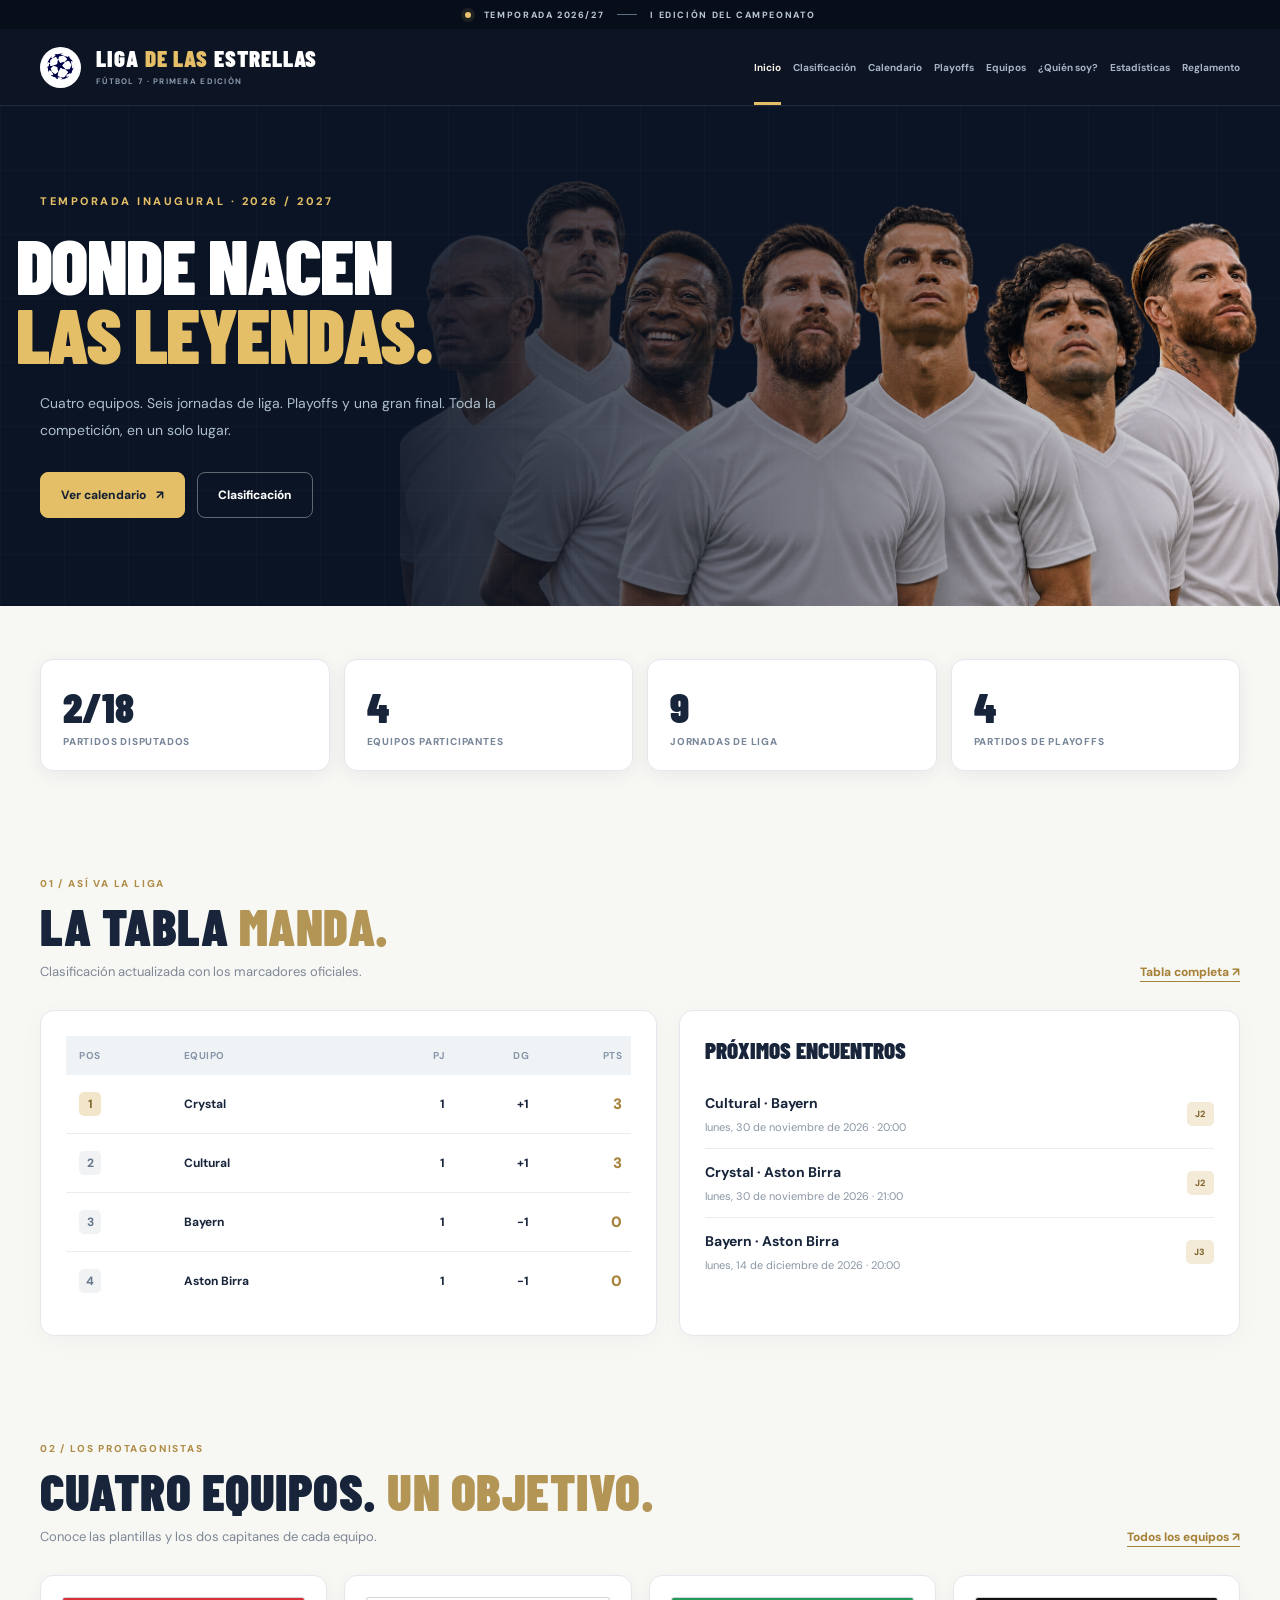
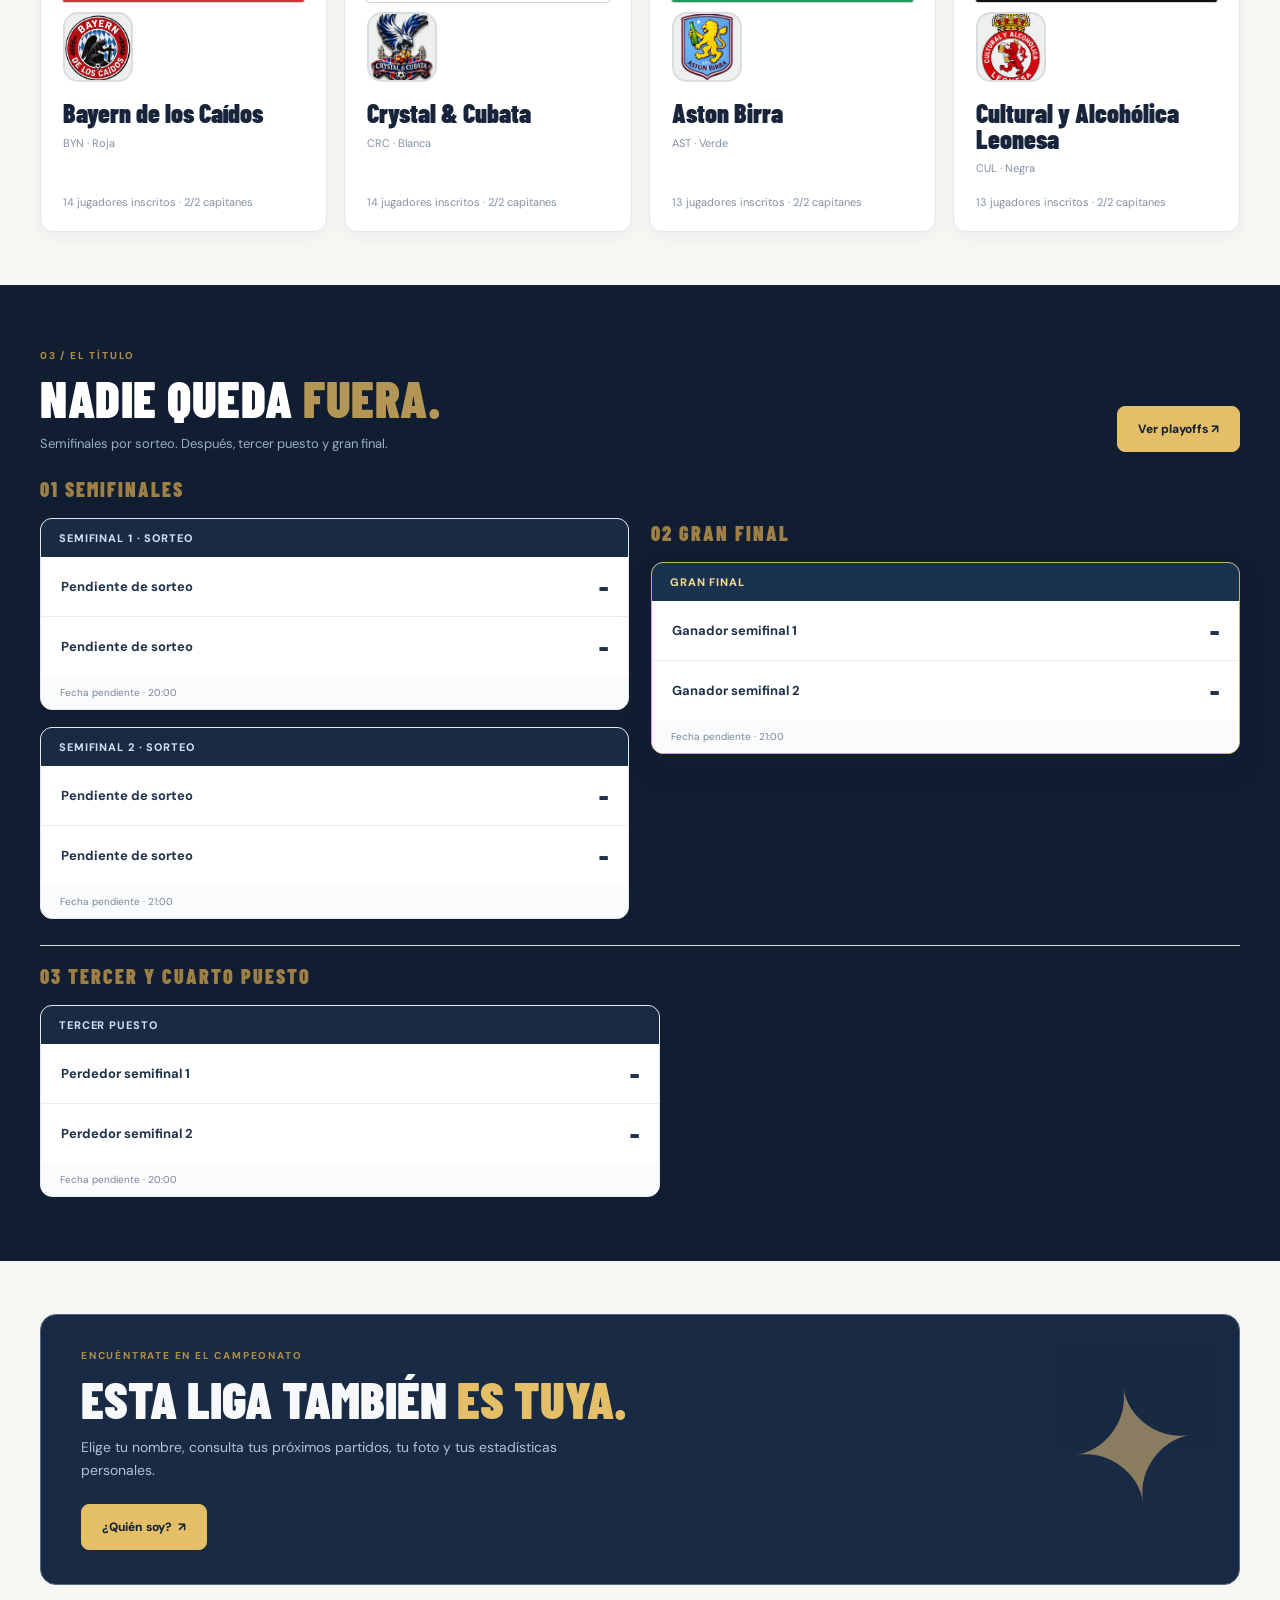
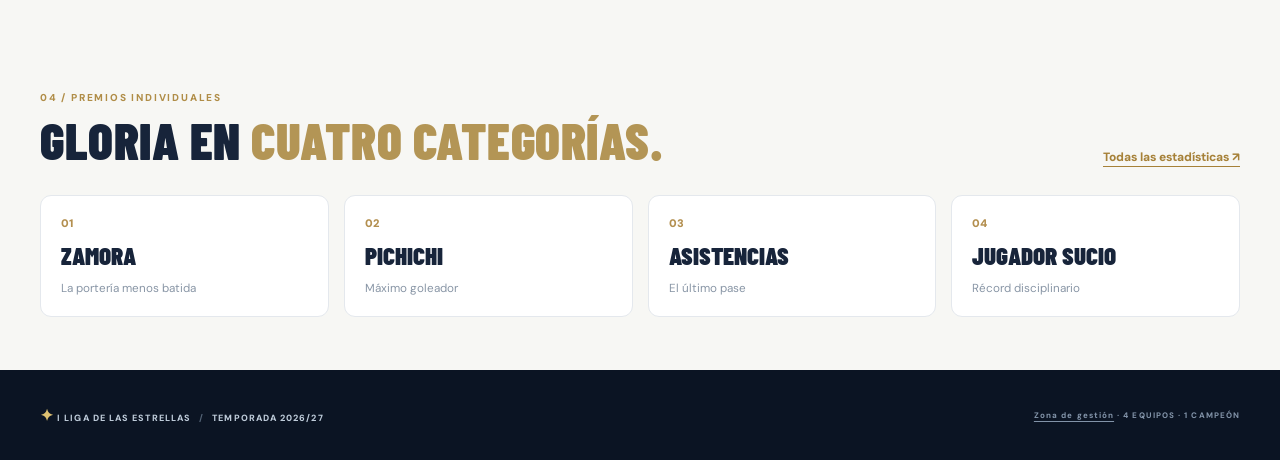
<file: index.html>
<!doctype html>
<html lang="es">
<head>
<meta charset="utf-8"><meta name="viewport" content="width=device-width,initial-scale=1">
<meta name="theme-color" content="#0d1524">
<meta name="description" content="Web oficial de la I Liga de las Estrellas de fútbol 7. Calendario, clasificación, equipos, playoffs y estadísticas.">
<title>Inicio | I Liga de las Estrellas</title>
<link rel="icon" type="image/png" href="assets/balon-estrellas.png?v=2">
<link rel="apple-touch-icon" href="assets/balon-estrellas.png?v=2">
<link rel="preconnect" href="https://fonts.googleapis.com"><link rel="preconnect" href="https://fonts.gstatic.com" crossorigin>
<link href="https://fonts.googleapis.com/css2?family=Barlow+Condensed:wght@500;600;700;800;900&family=DM+Sans:wght@400;500;600;700;800&display=swap" rel="stylesheet">
<link rel="stylesheet" href="styles.css?v=j1-20261123"><link rel="stylesheet" href="site.css?v=j1-20261123">
<script src="data.js?v=j1-assistencias-2" defer></script><script src="core.js?v=sorteo-1" defer></script><script src="site.js?v=sorteo-1" defer></script>
</head><body data-page="inicio">
<div class="announcement"><span class="pulse"></span> TEMPORADA 2026/27 <span class="announcement-line"></span> I EDICIÓN DEL CAMPEONATO</div>
<header class="site-header"><div class="container header-inner">
<a class="brand" href="index.html" aria-label="Inicio, I Liga de las Estrellas"><span class="brand-mark" aria-hidden="true"><img src="assets/balon-estrellas.png" alt=""></span><span class="brand-name">LIGA <em>DE LAS</em> ESTRELLAS<small>FÚTBOL 7 · PRIMERA EDICIÓN</small></span></a>
<nav class="nav nav-full" aria-label="Navegación principal"><a href="index.html" class="active" aria-current="page">Inicio</a><a href="liga.html">Clasificación</a><a href="calendario.html">Calendario</a><a href="playoffs.html">Playoffs</a><a href="equipos.html">Equipos</a><a href="quien-soy.html">¿Quién soy?</a><a href="estadisticas.html">Estadísticas</a><a href="reglamento.html">Reglamento</a></nav>
<button class="mobile-menu-btn" id="menu-toggle" aria-label="Abrir menú" aria-expanded="false" type="button">☰</button>
</div><nav class="mobile-menu" id="mobile-menu" aria-label="Navegación móvil"><a href="index.html">Inicio</a><a href="liga.html">Clasificación</a><a href="calendario.html">Calendario</a><a href="playoffs.html">Playoffs</a><a href="equipos.html">Equipos</a><a href="quien-soy.html">¿Quién soy?</a><a href="estadisticas.html">Estadísticas</a><a href="reglamento.html">Reglamento</a></nav></header>
<main>
<section class="home-hero"><div class="container home-hero-inner"><div class="hero-content"><div class="hero-kicker">TEMPORADA INAUGURAL · 2026 / 2027</div><h1>DONDE NACEN<br><span>LAS LEYENDAS.</span></h1><p>Cuatro equipos. Seis jornadas de liga. Playoffs y una gran final. Toda la competición, en un solo lugar.</p><div class="hero-buttons"><a class="gold-button" href="calendario.html">Ver calendario <span>↗</span></a><a class="outline-button" href="liga.html">Clasificación</a></div></div><div class="hero-crest" aria-hidden="true"><span>✦</span><small>EST. 2026</small><strong>LIGA DE LAS<br>ESTRELLAS</strong></div></div></section>
<section class="container section-block"><div class="dashboard-stats" id="home-kpis"></div></section>
<section class="container section-block"><div class="section-heading"><div><span class="section-index">01 / ASÍ VA LA LIGA</span><h2>LA TABLA <em>MANDA.</em></h2><p>Clasificación actualizada con los marcadores oficiales.</p></div><a class="text-link" href="liga.html">Tabla completa ↗</a></div><div class="duo-grid"><article class="panel"><div id="home-standings"></div></article><article class="panel"><h3 class="panel-title">PRÓXIMOS ENCUENTROS</h3><div id="home-upcoming"></div></article></div></section>
<section class="container section-block"><div class="section-heading"><div><span class="section-index">02 / LOS PROTAGONISTAS</span><h2>CUATRO EQUIPOS. <em>UN OBJETIVO.</em></h2><p>Conoce las plantillas y los dos capitanes de cada equipo.</p></div><a class="text-link" href="equipos.html">Todos los equipos ↗</a></div><div class="team-grid" id="home-teams"></div></section>
<section class="dark-band"><div class="container"><div class="section-heading heading-light"><div><span class="section-index">03 / EL TÍTULO</span><h2>NADIE QUEDA <em>FUERA.</em></h2><p>Semifinales por sorteo. Después, tercer puesto y gran final.</p></div><a class="gold-button" href="playoffs.html">Ver playoffs ↗</a></div><div id="home-playoffs"></div></div></section>
<section class="container section-block personal-cta-section"><div class="personal-cta"><div class="personal-cta-copy"><span class="section-index">ENCUÉNTRATE EN EL CAMPEONATO</span><h2>ESTA LIGA TAMBIÉN <em>ES TUYA.</em></h2><p>Elige tu nombre, consulta tus próximos partidos, tu foto y tus estadísticas personales.</p><a class="gold-button" href="quien-soy.html">¿Quién soy? &nbsp;↗</a></div><div class="personal-cta-star" aria-hidden="true">✦</div></div></section>
<section class="container section-block"><div class="section-heading"><div><span class="section-index">04 / PREMIOS INDIVIDUALES</span><h2>GLORIA EN <em>CUATRO CATEGORÍAS.</em></h2></div><a class="text-link" href="estadisticas.html">Todas las estadísticas ↗</a></div><div class="award-teasers"><a href="estadisticas.html#premios"><span>01</span><strong>ZAMORA</strong><small>La portería menos batida</small></a><a href="estadisticas.html#premios"><span>02</span><strong>PICHICHI</strong><small>Máximo goleador</small></a><a href="estadisticas.html#premios"><span>03</span><strong>ASISTENCIAS</strong><small>El último pase</small></a><a href="estadisticas.html#premios"><span>04</span><strong>JUGADOR SUCIO</strong><small>Récord disciplinario</small></a></div></section>
</main>
<footer class="footer"><div class="container footer-content"><div><span class="footer-star">✦</span> I LIGA DE LAS ESTRELLAS <span class="footer-separator">/</span> TEMPORADA 2026/27</div><span><a href="admin.html">Zona de gestión</a> · 4 EQUIPOS · 1 CAMPEÓN</span></div></footer>
</body></html>
</file>
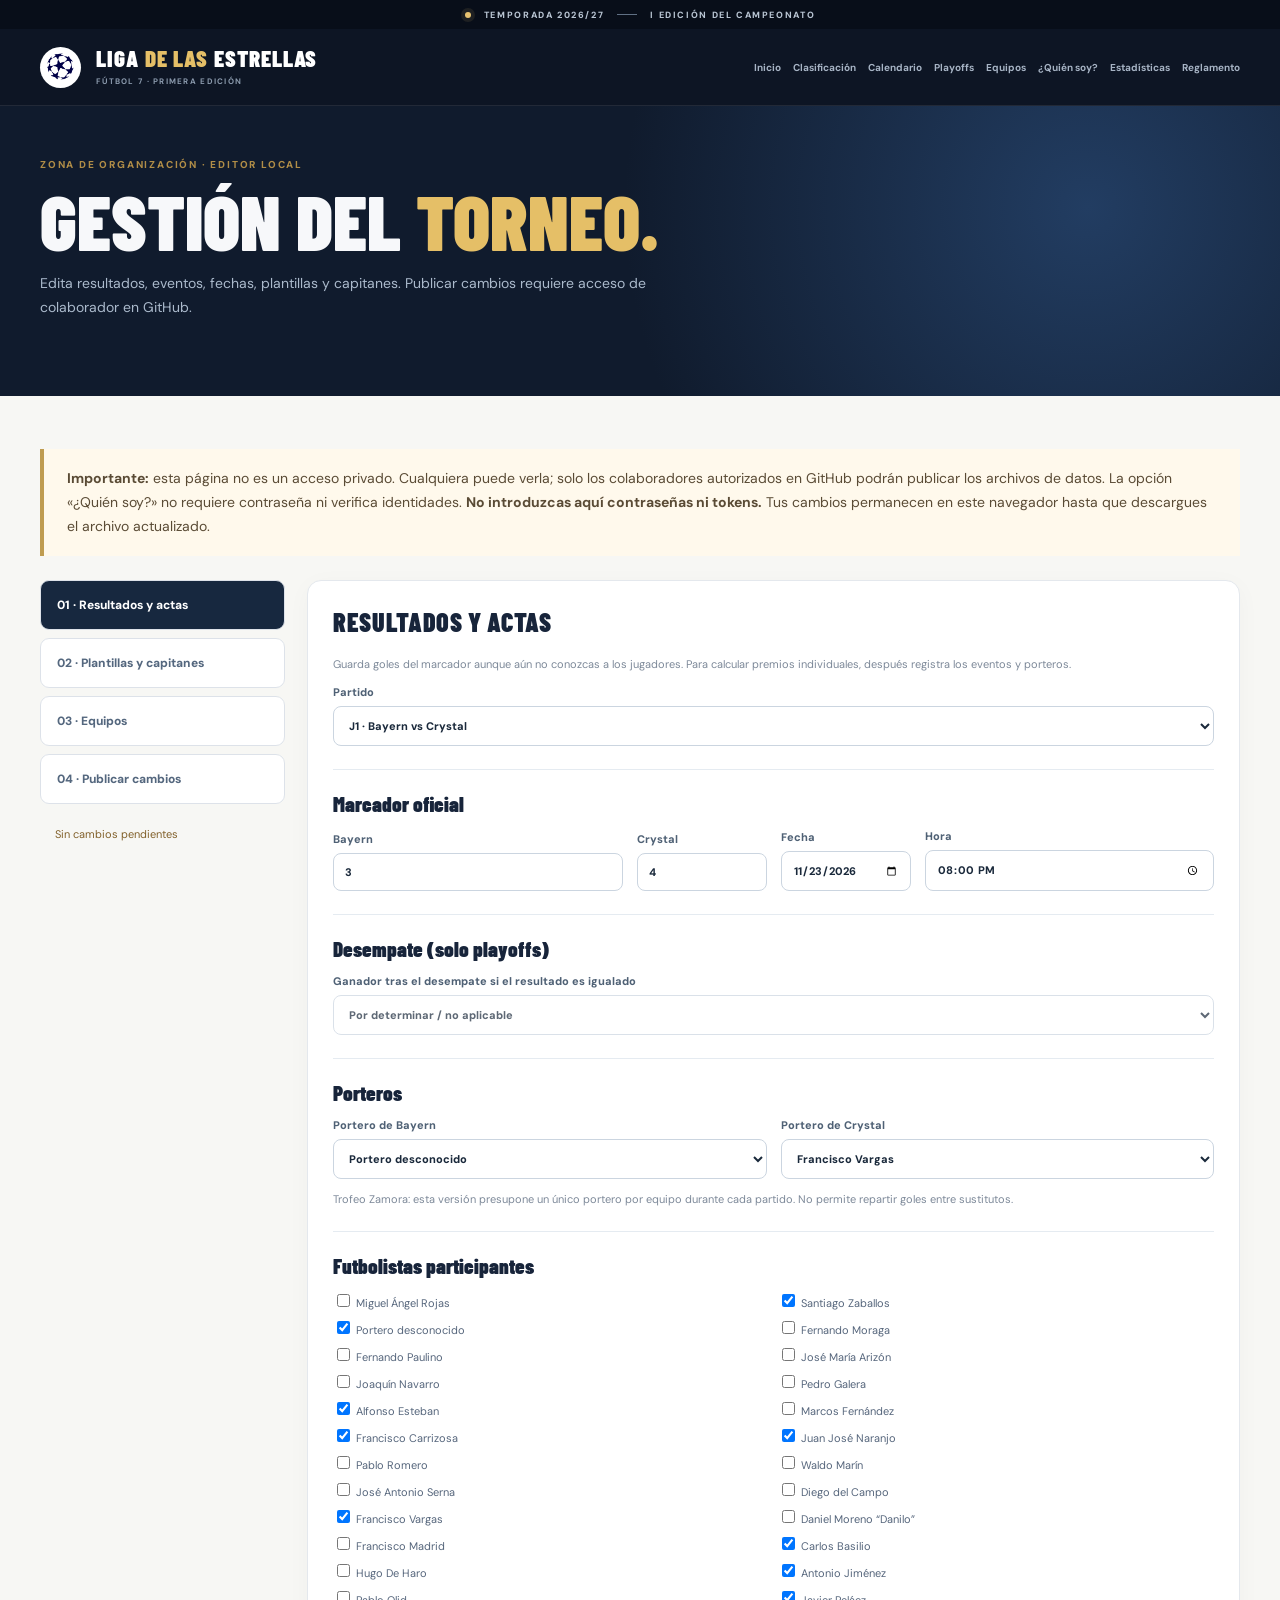
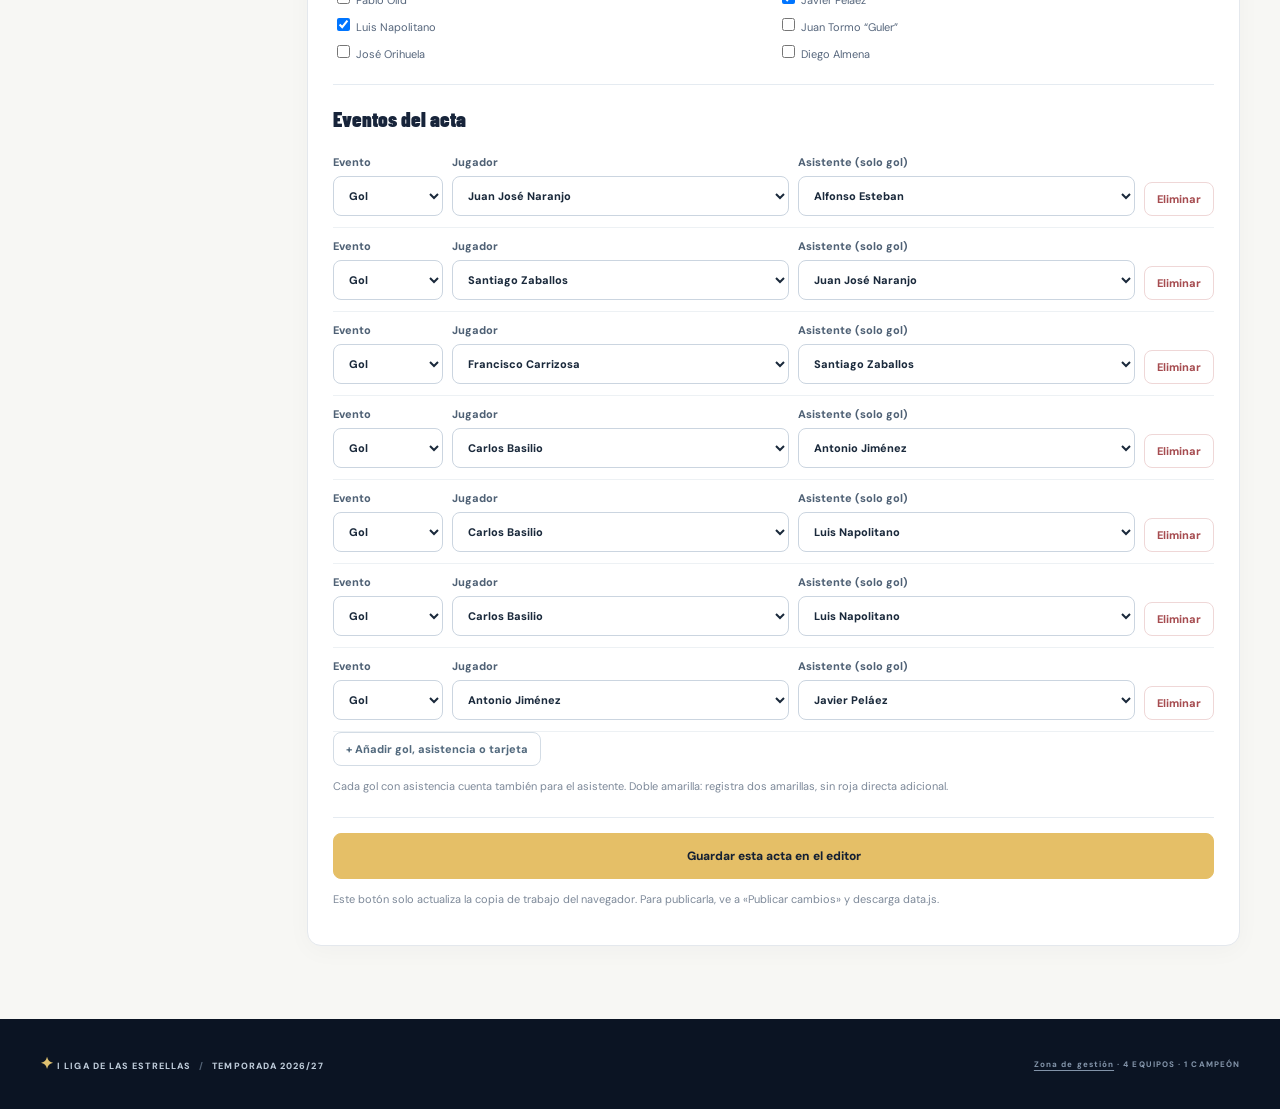
<file: admin.html>
<!doctype html>
<html lang="es">
<head>
<meta charset="utf-8"><meta name="viewport" content="width=device-width,initial-scale=1">
<meta name="theme-color" content="#0d1524">
<meta name="description" content="Web oficial de la I Liga de las Estrellas de fútbol 7. Calendario, clasificación, equipos, playoffs y estadísticas.">
<title>Gestión | I Liga de las Estrellas</title>
<link rel="preconnect" href="https://fonts.googleapis.com"><link rel="preconnect" href="https://fonts.gstatic.com" crossorigin>
<link href="https://fonts.googleapis.com/css2?family=Barlow+Condensed:wght@500;600;700;800;900&family=DM+Sans:wght@400;500;600;700;800&display=swap" rel="stylesheet">
<link rel="stylesheet" href="styles.css?v=j1-20261123"><link rel="stylesheet" href="site.css?v=j1-20261123">
<script src="data.js?v=j1-assistencias-2" defer></script><script src="core.js?v=sorteo-1" defer></script><script src="site.js?v=sorteo-1" defer></script><script src="admin.js?v=sorteo-1" defer></script>
<link rel="icon" type="image/png" href="assets/balon-estrellas.png?v=2">
</head><body data-page="admin">
<div class="announcement"><span class="pulse"></span> TEMPORADA 2026/27 <span class="announcement-line"></span> I EDICIÓN DEL CAMPEONATO</div>
<header class="site-header"><div class="container header-inner">
<a class="brand" href="index.html" aria-label="Inicio, I Liga de las Estrellas"><span class="brand-mark" aria-hidden="true"><img src="assets/balon-estrellas.png" alt=""></span><span class="brand-name">LIGA <em>DE LAS</em> ESTRELLAS<small>FÚTBOL 7 · PRIMERA EDICIÓN</small></span></a>
<nav class="nav nav-full" aria-label="Navegación principal"><a href="index.html">Inicio</a><a href="liga.html">Clasificación</a><a href="calendario.html">Calendario</a><a href="playoffs.html">Playoffs</a><a href="equipos.html">Equipos</a><a href="quien-soy.html">¿Quién soy?</a><a href="estadisticas.html">Estadísticas</a><a href="reglamento.html">Reglamento</a></nav>
<button class="mobile-menu-btn" id="menu-toggle" aria-label="Abrir menú" aria-expanded="false" type="button">☰</button>
</div><nav class="mobile-menu" id="mobile-menu" aria-label="Navegación móvil"><a href="index.html">Inicio</a><a href="liga.html">Clasificación</a><a href="calendario.html">Calendario</a><a href="playoffs.html">Playoffs</a><a href="equipos.html">Equipos</a><a href="quien-soy.html">¿Quién soy?</a><a href="estadisticas.html">Estadísticas</a><a href="reglamento.html">Reglamento</a></nav></header>
<main><section class="page-hero"><div class="container"><span class="section-index">ZONA DE ORGANIZACIÓN · EDITOR LOCAL</span><h1>GESTIÓN DEL <em>TORNEO.</em></h1><p>Edita resultados, eventos, fechas, plantillas y capitanes. Publicar cambios requiere acceso de colaborador en GitHub.</p></div></section>
<section class="container section-block"><div class="admin-warning"><strong>Importante:</strong> esta página no es un acceso privado. Cualquiera puede verla; solo los colaboradores autorizados en GitHub podrán publicar los archivos de datos. La opción «¿Quién soy?» no requiere contraseña ni verifica identidades. <strong>No introduzcas aquí contraseñas ni tokens.</strong> Tus cambios permanecen en este navegador hasta que descargues el archivo actualizado.</div>
<div class="admin-layout"><aside class="admin-sidebar"><button type="button" class="admin-tab active" data-admin-tab="results">01 · Resultados y actas</button><button type="button" class="admin-tab" data-admin-tab="rosters">02 · Plantillas y capitanes</button><button type="button" class="admin-tab" data-admin-tab="teams">03 · Equipos</button><button type="button" class="admin-tab" data-admin-tab="publish">04 · Publicar cambios</button><div class="admin-dirty" id="dirty-status">Sin cambios pendientes</div></aside>
<div class="admin-main">
<section class="admin-pane" id="admin-results"><div class="panel"><h2>RESULTADOS Y ACTAS</h2><p class="small-note">Guarda goles del marcador aunque aún no conozcas a los jugadores. Para calcular premios individuales, después registra los eventos y porteros.</p><label class="form-field"><span>Partido</span><select id="admin-match"></select></label><div id="admin-match-form"></div></div></section>
<section class="admin-pane hidden" id="admin-rosters"><div class="panel"><h2>PLANTILLAS, FOTOS Y CAPITANES</h2><p class="small-note">Puedes subir la foto al crear cada jugador o cambiarla después. La imagen queda dentro del archivo data.js que exportarás para GitHub. Pide permiso a cada persona para publicar su fotografía.</p><form id="add-player-form" class="form-grid"><label class="form-field"><span>Nombre</span><input id="player-name" type="text" required placeholder="Nombre y apellidos" maxlength="80"></label><label class="form-field"><span>Equipo</span><select id="player-team" required></select></label><label class="form-field"><span>Dorsal (opcional)</span><input id="player-number" type="number" min="0" max="99"></label><label class="form-field"><span>Posición</span><select id="player-position"><option value="POR">Portero</option><option value="DEF">Defensa</option><option value="MED">Centrocampista</option><option value="DEL">Delantero</option></select></label><label class="form-field"><span>Fotografía (JPG, PNG o WebP)</span><input id="player-photo" type="file" accept="image/jpeg,image/png,image/webp,image/heic,image/heif"><small class="photo-field-help">La foto se reducirá automáticamente antes de guardarla.</small></label><label class="form-check"><input id="player-captain" type="checkbox"> Es capitán</label><button class="gold-button" type="submit">Añadir jugador</button></form><div id="admin-player-list"></div><input id="edit-player-photo" class="visually-hidden" type="file" accept="image/jpeg,image/png,image/webp,image/heic,image/heif" aria-label="Cambiar fotografía de jugador"></div></div></section>
<section class="admin-pane hidden" id="admin-teams"><div class="panel"><h2>NOMBRES Y COLORES</h2><p class="small-note">Puedes cambiar los nombres visibles, abreviaturas y colores. No cambies los identificadores técnicos: son los que vinculan equipos y partidos.</p><div id="admin-team-list"></div></div></section>
<section class="admin-pane hidden" id="admin-publish"><div class="panel"><h2>GUARDAR Y PUBLICAR</h2><p>Descarga el archivo <code>data.js</code> y súbelo al repositorio, sustituyendo el anterior. Una vez confirmado el cambio en GitHub, la web pública se actualizará con el nuevo calendario, las tablas y los premios.</p><div class="admin-buttons"><button class="gold-button" id="download-data" type="button">↓ Descargar data.js actualizado</button><button class="outline-button outline-dark" id="download-backup" type="button">↓ Descargar copia JSON</button></div><div class="admin-steps"><p><strong>1.</strong> En GitHub, abre el repositorio del torneo.</p><p><strong>2.</strong> Selecciona <strong>Add file → Upload files</strong> y sube el nuevo <code>data.js</code> para reemplazar el existente.</p><p><strong>3.</strong> Pulsa <strong>Commit changes</strong>. GitHub Pages desplegará el sitio actualizado.</p><p><strong>4.</strong> Avisad al otro administrador antes de editar la siguiente tanda de actas para evitar sobrescribir sus cambios.</p></div><p class="small-note">Si vuestro repositorio está bajo una cuenta personal, añade dos usuarios como colaboradores desde Settings → Collaborators. Cada cual entrará con su propia cuenta GitHub.</p></div><div class="panel"><h2>IMPORTAR COPIA DE SEGURIDAD</h2><p class="small-note">Solo admite archivos JSON exportados por este editor. Carga la copia si necesitas recuperar datos que todavía no has publicado.</p><input id="import-json" type="file" accept=".json,application/json"></div></section>
</div></div></section></main><div class="toast" id="toast" role="status" aria-live="polite"></div>
<footer class="footer"><div class="container footer-content"><div><span class="footer-star">✦</span> I LIGA DE LAS ESTRELLAS <span class="footer-separator">/</span> TEMPORADA 2026/27</div><span><a href="admin.html">Zona de gestión</a> · 4 EQUIPOS · 1 CAMPEÓN</span></div></footer>
</body></html>
</file>
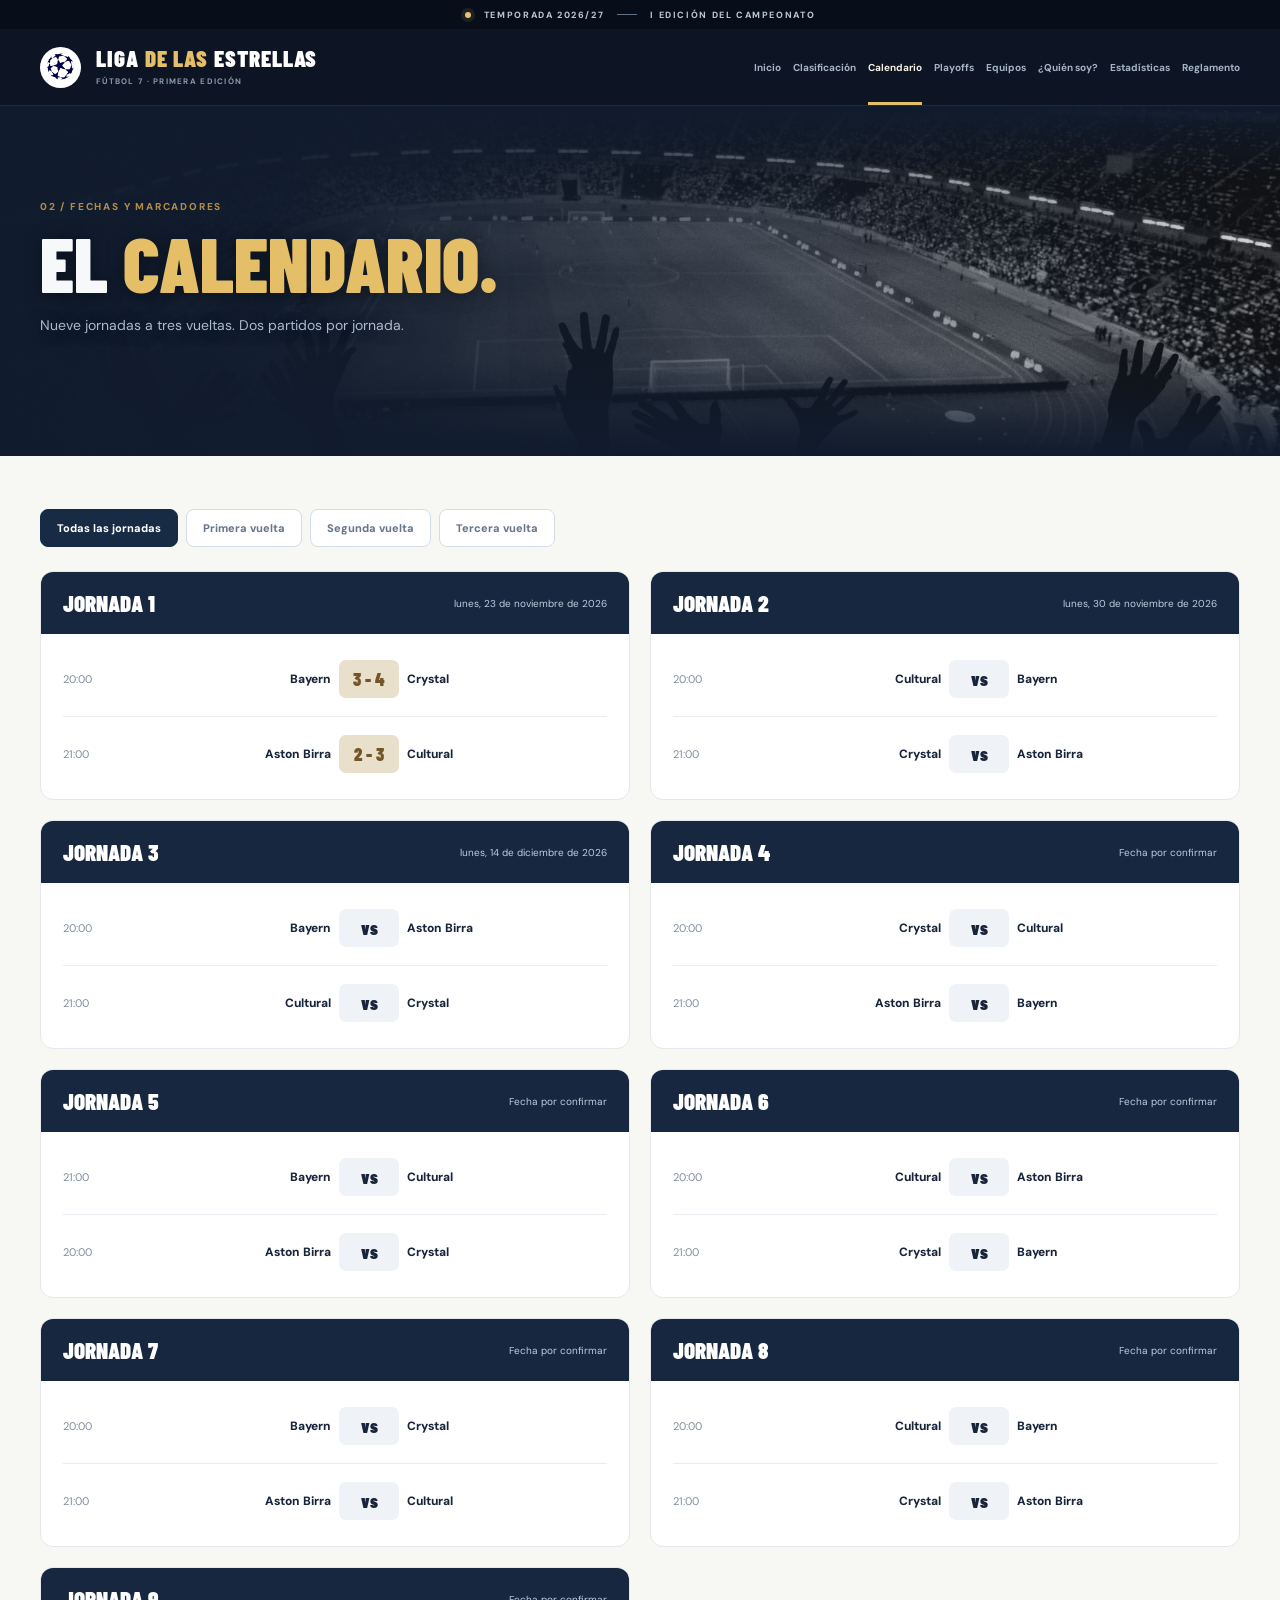
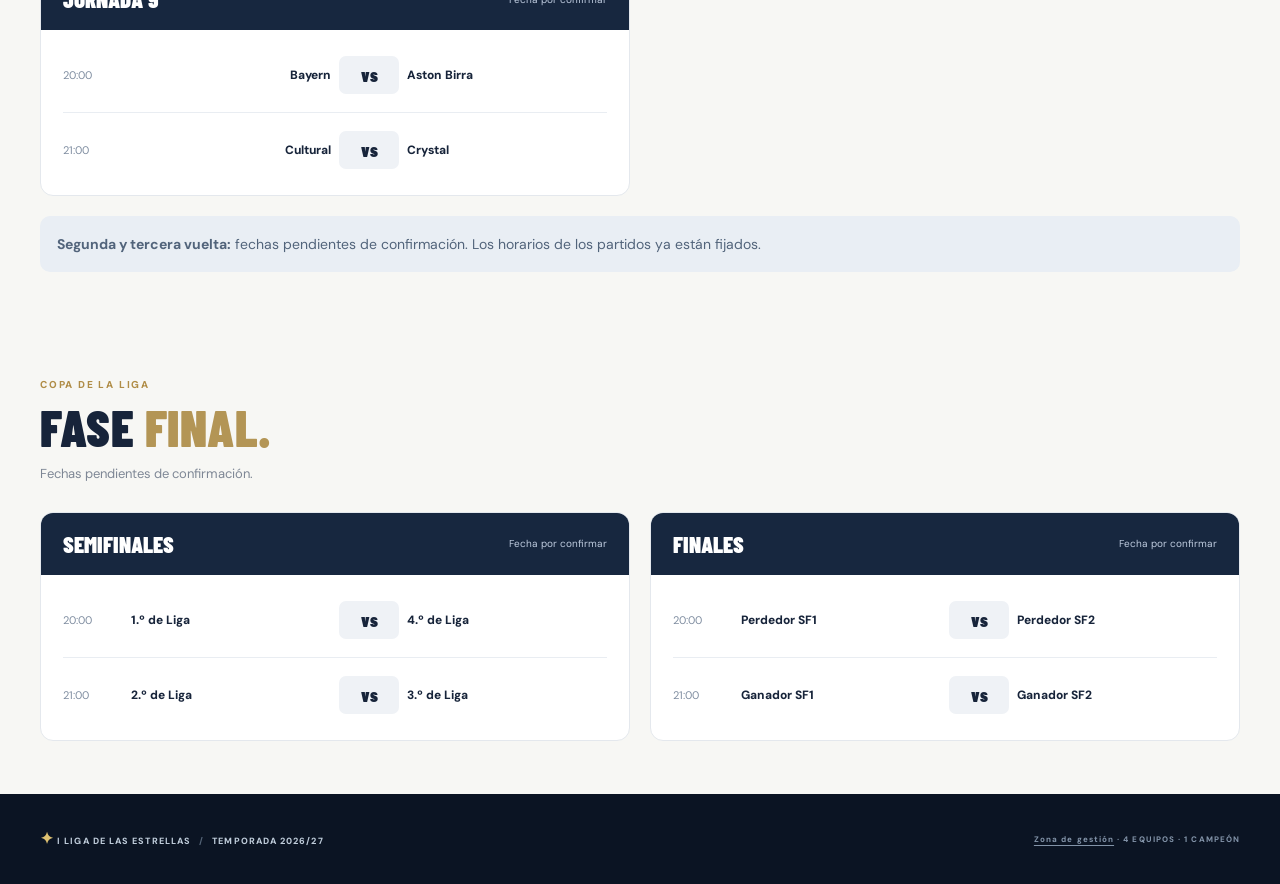
<file: calendario.html>
<!doctype html>
<html lang="es">
<head>
<meta charset="utf-8"><meta name="viewport" content="width=device-width,initial-scale=1">
<meta name="theme-color" content="#0d1524">
<meta name="description" content="Web oficial de la I Liga de las Estrellas de fútbol 7. Calendario, clasificación, equipos, playoffs y estadísticas.">
<title>Calendario | I Liga de las Estrellas</title>
<link rel="preconnect" href="https://fonts.googleapis.com"><link rel="preconnect" href="https://fonts.gstatic.com" crossorigin>
<link href="https://fonts.googleapis.com/css2?family=Barlow+Condensed:wght@500;600;700;800;900&family=DM+Sans:wght@400;500;600;700;800&display=swap" rel="stylesheet">
<link rel="stylesheet" href="styles.css?v=j1-20261123"><link rel="stylesheet" href="site.css?v=j1-20261123">
<script src="data.js?v=j1-assistencias-2" defer></script><script src="core.js" defer></script><script src="site.js?v=escudos-1" defer></script>
<link rel="icon" type="image/png" href="assets/balon-estrellas.png?v=2">
<style>
body[data-page="calendario"] .page-hero{background-color:#101b2d;background-image:linear-gradient(90deg,#101b2d 0%,rgba(16,27,45,.96) 22%,rgba(16,27,45,.7) 49%,rgba(16,27,45,.16) 100%),linear-gradient(180deg,#101b2d 0%,transparent 20%,transparent 72%,#101b2d 100%),url("assets/fondo-calendario.jpg");background-size:cover;background-position:center,center,center 50%;background-repeat:no-repeat;min-height:350px;display:flex;align-items:center}
body[data-page="calendario"] .page-hero .container{position:relative;z-index:1}
body[data-page="calendario"] .page-hero h1,body[data-page="calendario"] .page-hero p{text-shadow:0 2px 18px rgba(0,0,0,.4)}
@media(max-width:700px){body[data-page="calendario"] .page-hero{min-height:330px;background-image:linear-gradient(90deg,rgba(16,27,45,.96),rgba(16,27,45,.55)),linear-gradient(180deg,#101b2d 0%,transparent 25%,transparent 70%,#101b2d 100%),url("assets/fondo-calendario.jpg");background-position:center,center,58% 45%}}
</style></head><body data-page="calendario">
<div class="announcement"><span class="pulse"></span> TEMPORADA 2026/27 <span class="announcement-line"></span> I EDICIÓN DEL CAMPEONATO</div>
<header class="site-header"><div class="container header-inner">
<a class="brand" href="index.html" aria-label="Inicio, I Liga de las Estrellas"><span class="brand-mark" aria-hidden="true"><img src="assets/balon-estrellas.png" alt=""></span><span class="brand-name">LIGA <em>DE LAS</em> ESTRELLAS<small>FÚTBOL 7 · PRIMERA EDICIÓN</small></span></a>
<nav class="nav nav-full" aria-label="Navegación principal"><a href="index.html">Inicio</a><a href="liga.html">Clasificación</a><a href="calendario.html" class="active" aria-current="page">Calendario</a><a href="playoffs.html">Playoffs</a><a href="equipos.html">Equipos</a><a href="quien-soy.html">¿Quién soy?</a><a href="estadisticas.html">Estadísticas</a><a href="reglamento.html">Reglamento</a></nav>
<button class="mobile-menu-btn" id="menu-toggle" aria-label="Abrir menú" aria-expanded="false" type="button">☰</button>
</div><nav class="mobile-menu" id="mobile-menu" aria-label="Navegación móvil"><a href="index.html">Inicio</a><a href="liga.html">Clasificación</a><a href="calendario.html">Calendario</a><a href="playoffs.html">Playoffs</a><a href="equipos.html">Equipos</a><a href="quien-soy.html">¿Quién soy?</a><a href="estadisticas.html">Estadísticas</a><a href="reglamento.html">Reglamento</a></nav></header>
<main><section class="page-hero"><div class="container"><span class="section-index">02 / FECHAS Y MARCADORES</span><h1>EL <em>CALENDARIO.</em></h1><p>Nueve jornadas a tres vueltas. Dos partidos por jornada.</p></div></section>
<section class="container section-block"><div class="phase-tabs" role="group" aria-label="Vuelta"><button class="tab-button active" type="button" data-rounds="all" aria-pressed="true">Todas las jornadas</button><button class="tab-button" type="button" data-rounds="1" aria-pressed="false">Primera vuelta</button><button class="tab-button" type="button" data-rounds="2" aria-pressed="false">Segunda vuelta</button><button class="tab-button" type="button" data-rounds="3" aria-pressed="false">Tercera vuelta</button></div><div class="fixtures-grid" id="fixtures"></div><div class="winter-notice"><strong>Segunda y tercera vuelta:</strong> fechas pendientes de confirmación. Los horarios de los partidos ya están fijados.</div></section><section class="container section-block"><div class="section-heading"><div><span class="section-index">COPA DE LA LIGA</span><h2>FASE <em>FINAL.</em></h2><p>Fechas pendientes de confirmación.</p></div></div><div class="fixtures-grid"><article class="fixture-card"><div class="fixture-header"><strong>SEMIFINALES</strong><small>Fecha por confirmar</small></div><div class="fixture-body"><div class="fixture-match"><time>20:00</time><span class="fixture-team">1.º de Liga</span><span class="fixture-score">vs</span><span class="fixture-team">4.º de Liga</span></div><div class="fixture-match"><time>21:00</time><span class="fixture-team">2.º de Liga</span><span class="fixture-score">vs</span><span class="fixture-team">3.º de Liga</span></div></div></article><article class="fixture-card"><div class="fixture-header"><strong>FINALES</strong><small>Fecha por confirmar</small></div><div class="fixture-body"><div class="fixture-match"><time>20:00</time><span class="fixture-team">Perdedor SF1</span><span class="fixture-score">vs</span><span class="fixture-team">Perdedor SF2</span></div><div class="fixture-match"><time>21:00</time><span class="fixture-team">Ganador SF1</span><span class="fixture-score">vs</span><span class="fixture-team">Ganador SF2</span></div></div></article></div></section></main>
<footer class="footer"><div class="container footer-content"><div><span class="footer-star">✦</span> I LIGA DE LAS ESTRELLAS <span class="footer-separator">/</span> TEMPORADA 2026/27</div><span><a href="admin.html">Zona de gestión</a> · 4 EQUIPOS · 1 CAMPEÓN</span></div></footer>
</body></html>
</file>
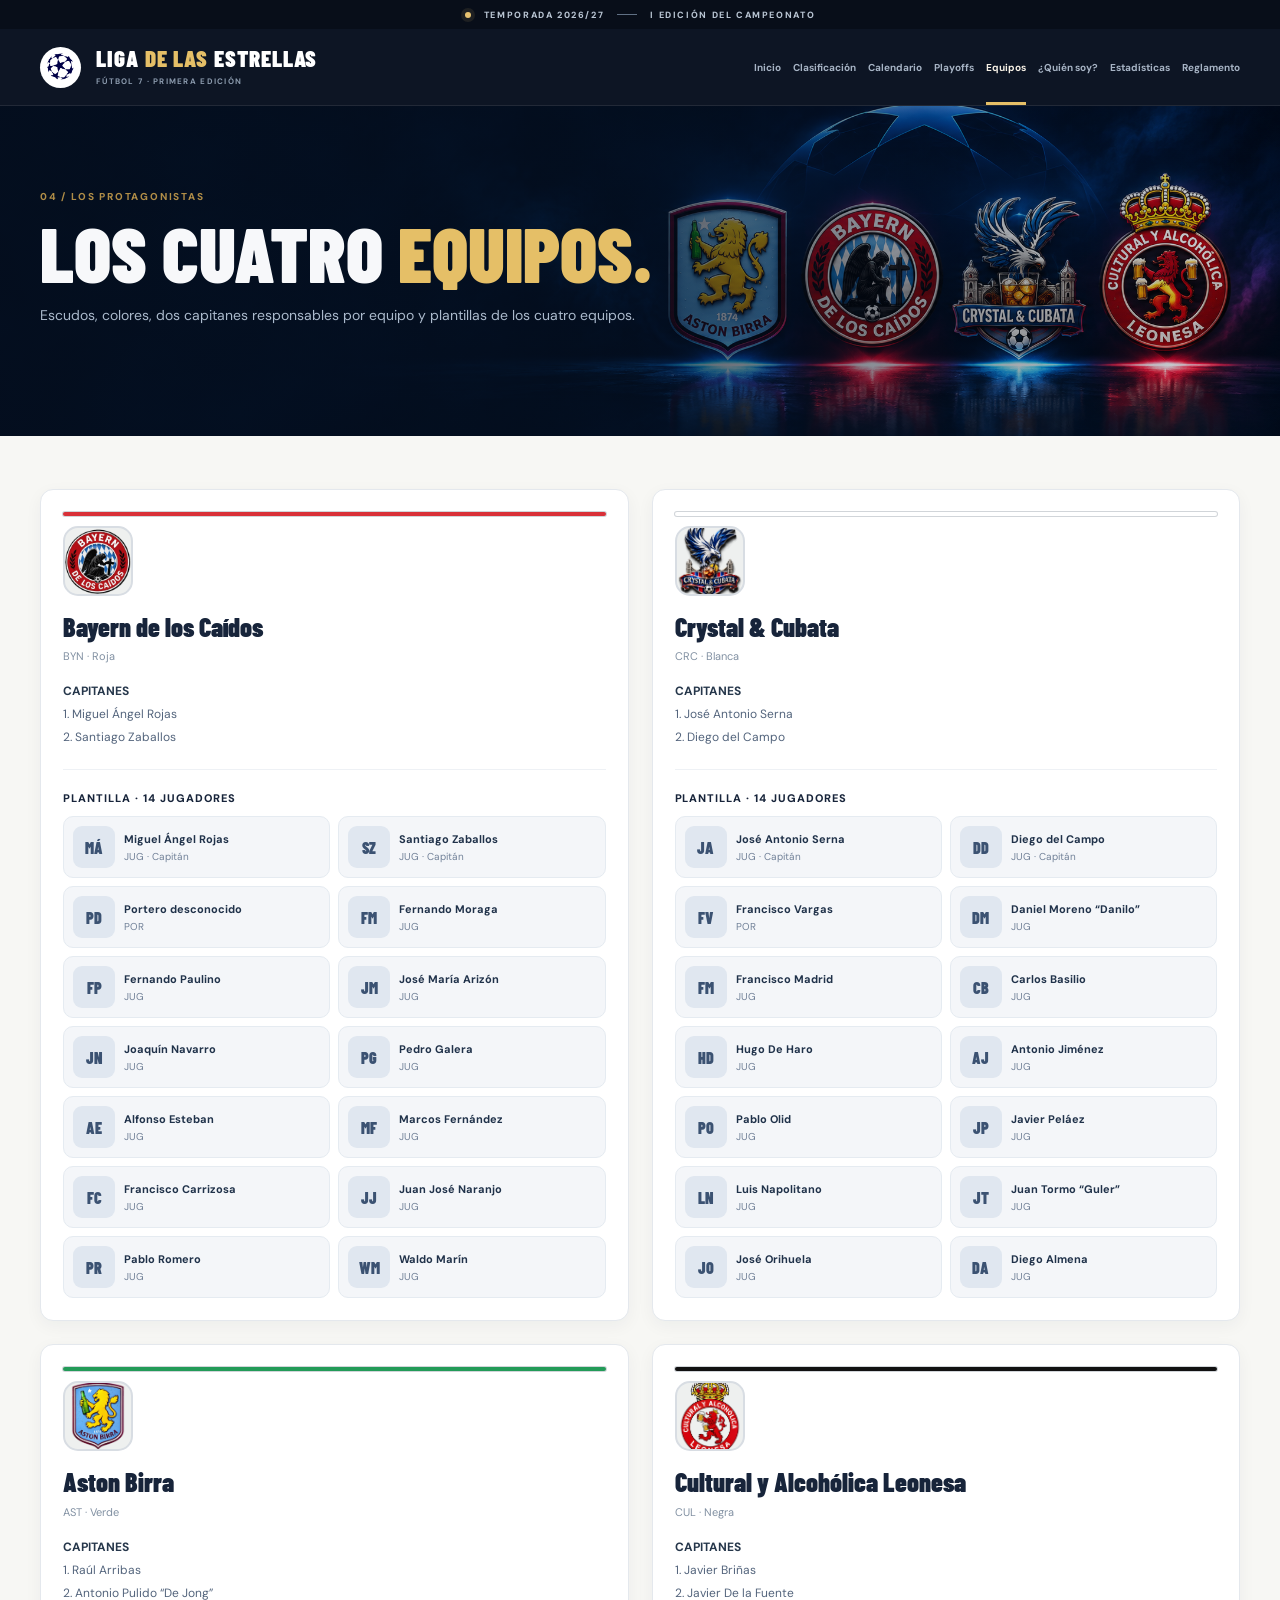
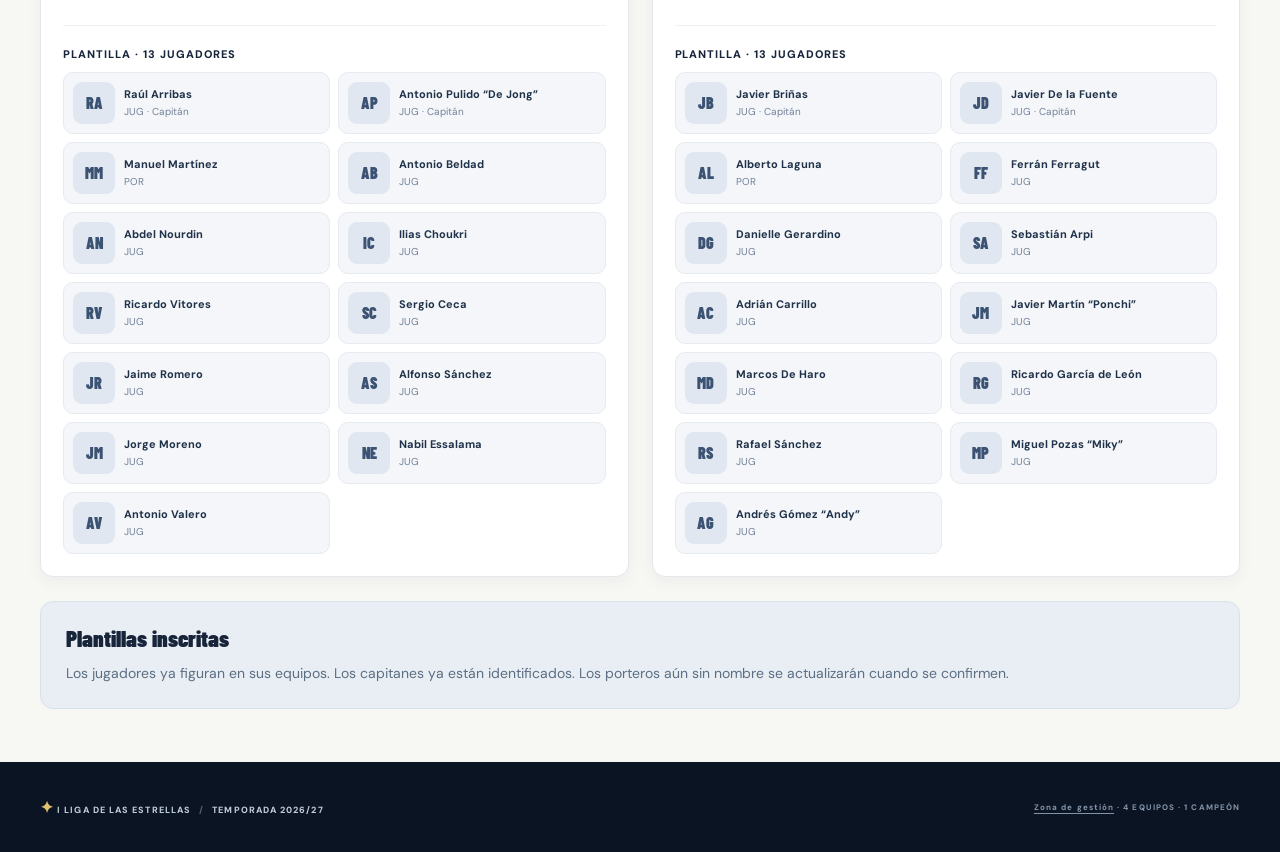
<file: equipos.html>
<!doctype html><html lang="es"><head><meta charset="utf-8"><meta name="viewport" content="width=device-width,initial-scale=1"><meta name="theme-color" content="#0d1524"><meta name="description" content="Web oficial de la I Liga de las Estrellas de fútbol 7. Calendario, clasificación, equipos, playoffs y estadísticas."><title>Equipos | I Liga de las Estrellas</title><link rel="preconnect" href="https://fonts.googleapis.com"><link rel="preconnect" href="https://fonts.gstatic.com" crossorigin><link href="https://fonts.googleapis.com/css2?family=Barlow+Condensed:wght@500;600;700;800;900&family=DM+Sans:wght@400;500;600;700;800&display=swap" rel="stylesheet"><link rel="stylesheet" href="styles.css?v=j1-20261123"><link rel="stylesheet" href="site.css?v=j1-20261123"><script src="data.js?v=j1-assistencias-2" defer></script><script src="core.js" defer></script><script src="site.js?v=escudos-1" defer></script><link rel="icon" type="image/png" href="assets/balon-estrellas.png?v=2"></head><body data-page="equipos"><div class="announcement"><span class="pulse"></span> TEMPORADA 2026/27 <span class="announcement-line"></span> I EDICIÓN DEL CAMPEONATO</div><header class="site-header"><div class="container header-inner"><a class="brand" href="index.html" aria-label="Inicio, I Liga de las Estrellas"><span class="brand-mark" aria-hidden="true"><img src="assets/balon-estrellas.png" alt=""></span><span class="brand-name">LIGA <em>DE LAS</em> ESTRELLAS<small>FÚTBOL 7 · PRIMERA EDICIÓN</small></span></a><nav class="nav nav-full" aria-label="Navegación principal"><a href="index.html">Inicio</a><a href="liga.html">Clasificación</a><a href="calendario.html">Calendario</a><a href="playoffs.html">Playoffs</a><a href="equipos.html" class="active" aria-current="page">Equipos</a><a href="quien-soy.html">¿Quién soy?</a><a href="estadisticas.html">Estadísticas</a><a href="reglamento.html">Reglamento</a></nav><button class="mobile-menu-btn" id="menu-toggle" aria-label="Abrir menú" aria-expanded="false" type="button">☰</button></div><nav class="mobile-menu" id="mobile-menu" aria-label="Navegación móvil"><a href="index.html">Inicio</a><a href="liga.html">Clasificación</a><a href="calendario.html">Calendario</a><a href="playoffs.html">Playoffs</a><a href="equipos.html">Equipos</a><a href="quien-soy.html">¿Quién soy?</a><a href="estadisticas.html">Estadísticas</a><a href="reglamento.html">Reglamento</a></nav></header><main><section class="page-hero"><div class="container"><span class="section-index">04 / LOS PROTAGONISTAS</span><h1>LOS CUATRO <em>EQUIPOS.</em></h1><p>Escudos, colores, dos capitanes responsables por equipo y plantillas de los cuatro equipos.</p></div></section><section class="container section-block"><div class="team-grid full" id="teams-directory"></div><div class="info-card"><h3>Plantillas inscritas</h3><p>Los jugadores ya figuran en sus equipos. Los capitanes ya están identificados. Los porteros aún sin nombre se actualizarán cuando se confirmen.</p></div></section></main><footer class="footer"><div class="container footer-content"><div><span class="footer-star">✦</span> I LIGA DE LAS ESTRELLAS <span class="footer-separator">/</span> TEMPORADA 2026/27</div><span><a href="admin.html">Zona de gestión</a> · 4 EQUIPOS · 1 CAMPEÓN</span></div></footer></body></html>
</file>
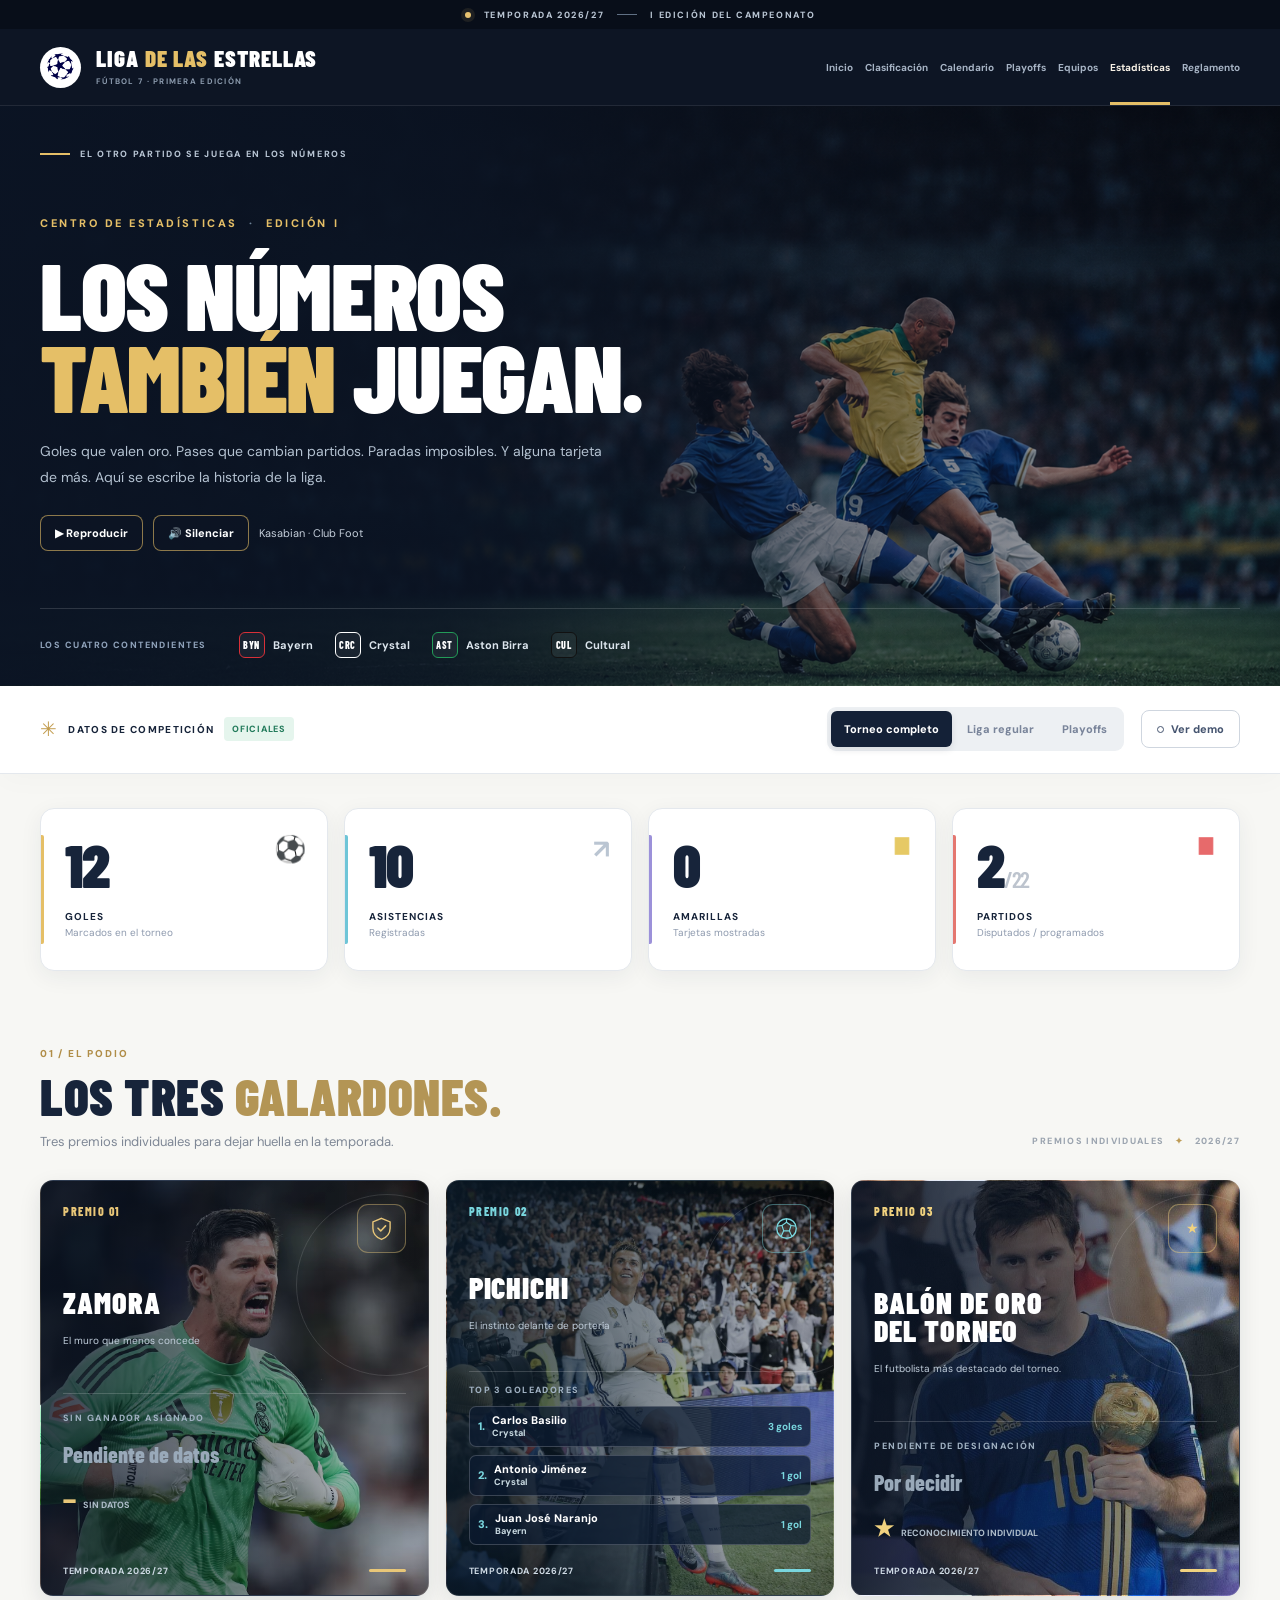
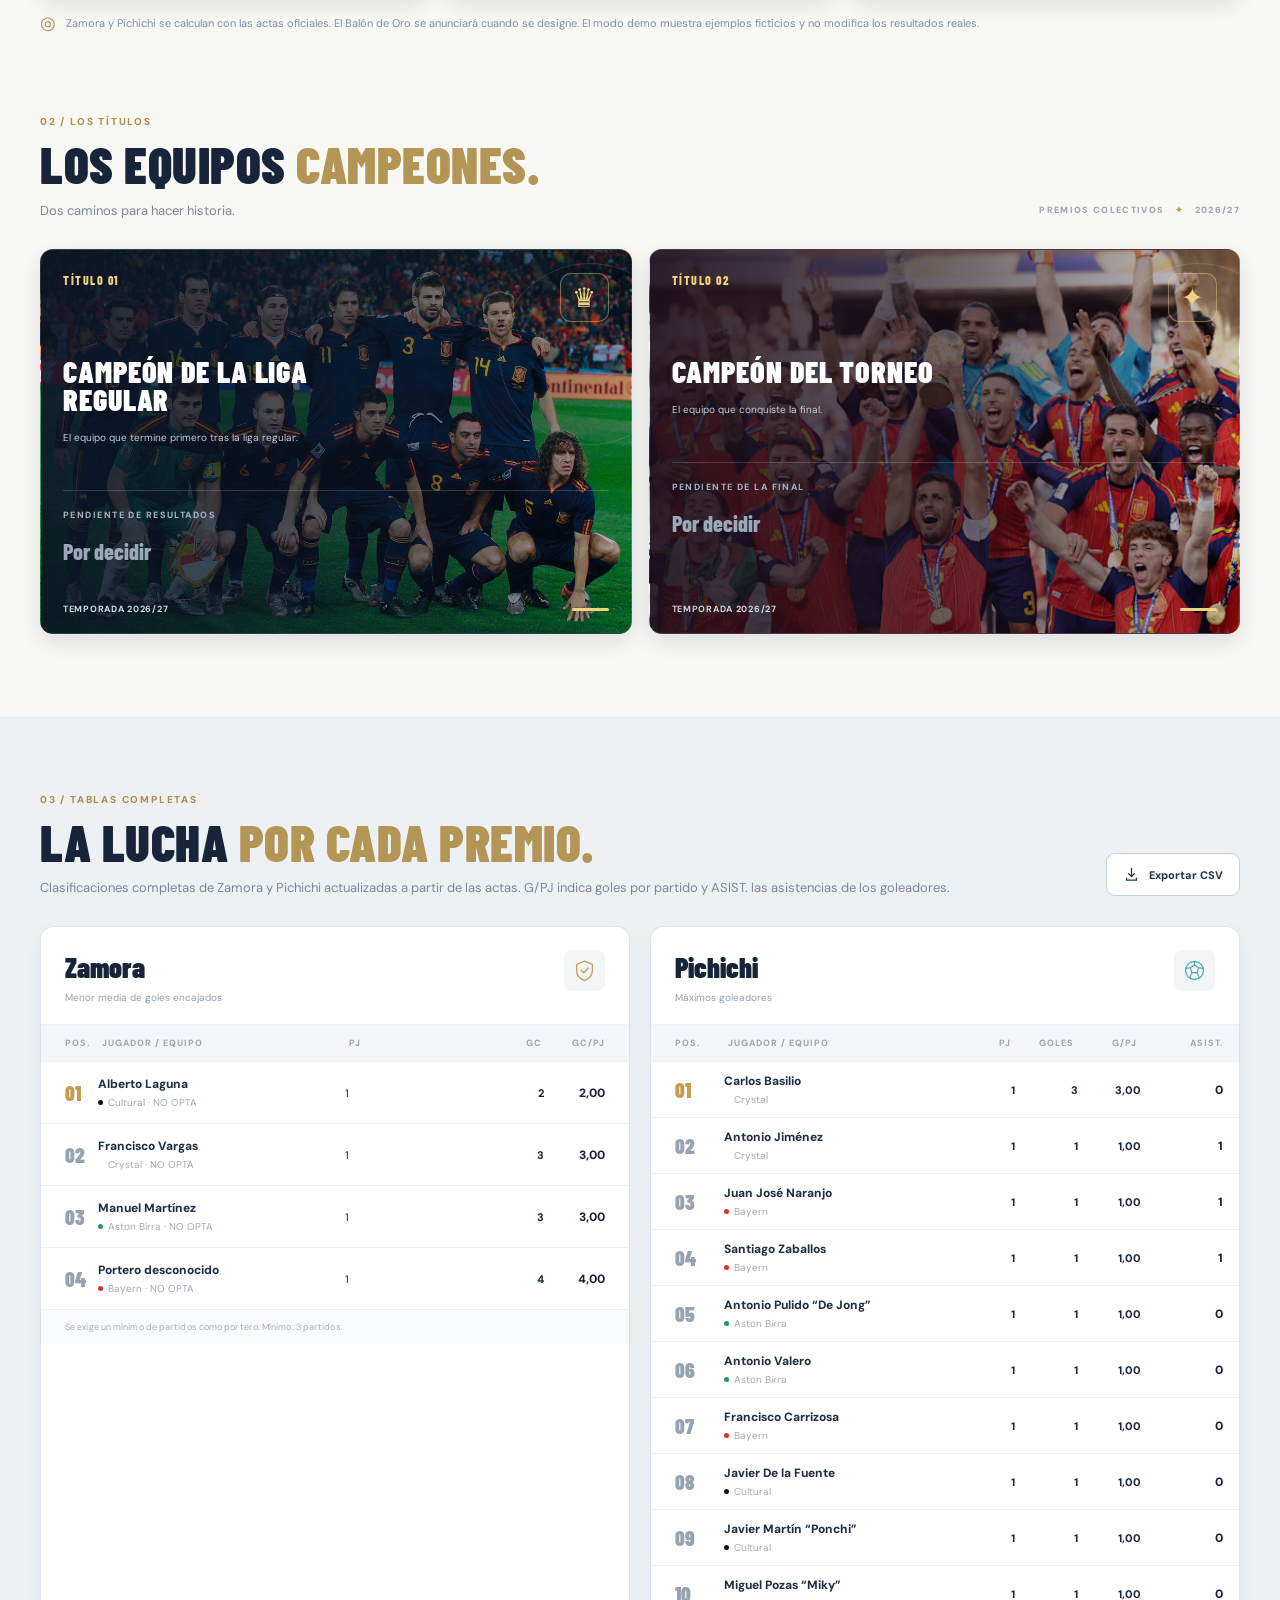
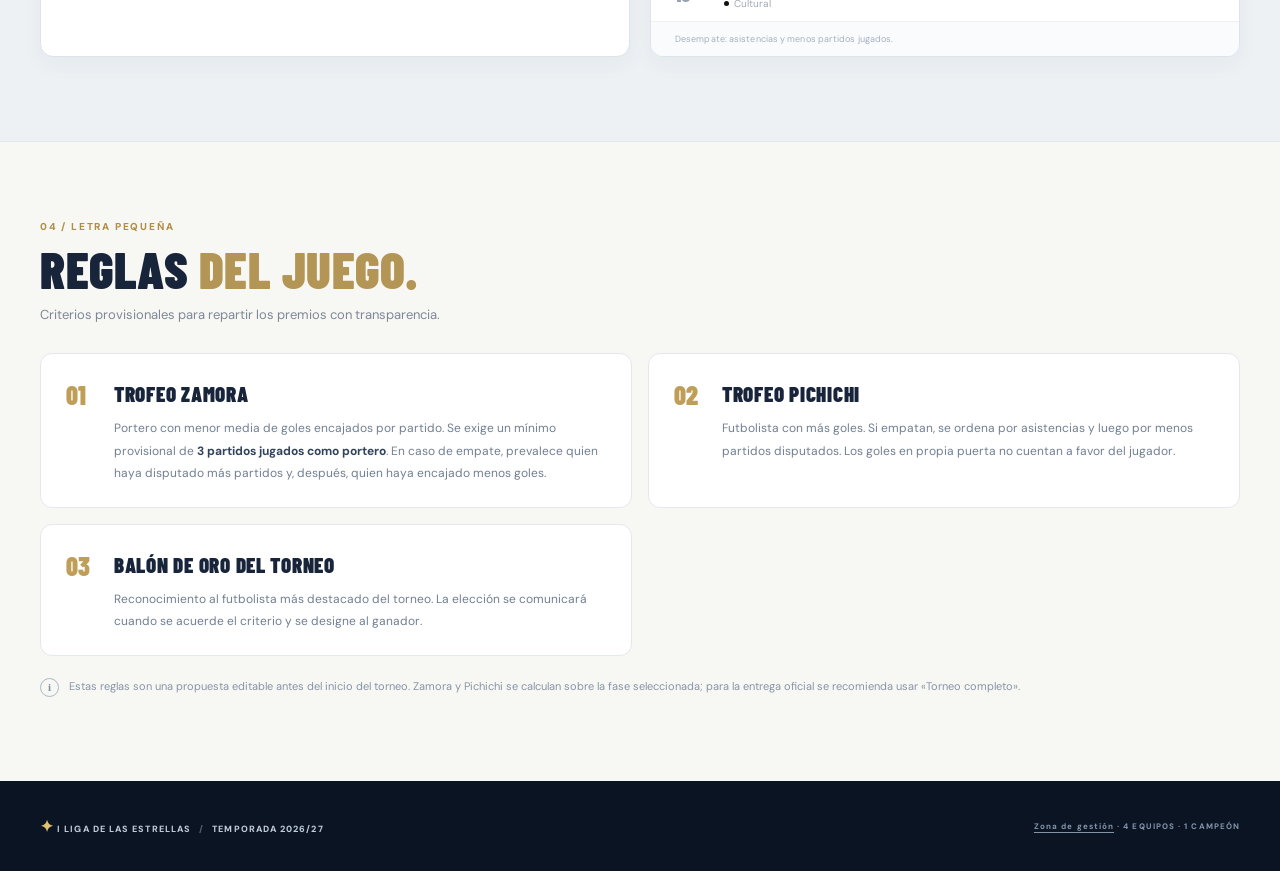
<file: estadisticas.html>
<!doctype html>
<html lang="es">
<head>
  <meta charset="utf-8">
  <meta name="viewport" content="width=device-width, initial-scale=1">
  <meta name="theme-color" content="#0d1524">
  <meta name="description" content="Estadísticas oficiales de la I Liga de las Estrellas: Zamora, Pichichi, Balón de Oro, campeón de liga regular y campeón del torneo.">
  <title>Estadísticas | I Liga de las Estrellas</title>
<link rel="icon" type="image/png" href="assets/balon-estrellas.png?v=2">
<link rel="apple-touch-icon" href="assets/balon-estrellas.png?v=2">
  <link rel="preconnect" href="https://fonts.googleapis.com">
  <link rel="preconnect" href="https://fonts.gstatic.com" crossorigin>
  <link href="https://fonts.googleapis.com/css2?family=Barlow+Condensed:wght@500;600;700;800;900&family=DM+Sans:wght@400;500;600;700;800&display=swap" rel="stylesheet">
  <link rel="stylesheet" href="styles.css?v=j1-assistencias-3">
<link rel="stylesheet" href="site.css?v=j1-20261123">
  <script src="data.js?v=j1-assistencias-2" defer></script>
  <script src="core.js" defer></script>
<script src="app.js?v=j1-assistencias-2" defer></script>
<script src="site.js" defer></script>
<style>
body[data-page="estadisticas"] .hero{background-color:#0b1424;background-image:linear-gradient(90deg,rgba(11,20,36,.97) 0%,rgba(11,20,36,.88) 35%,rgba(11,20,36,.55) 64%,rgba(11,20,36,.35) 100%),url("assets/estadisticas-hero.png");background-position:center,center;background-size:cover,cover;background-repeat:no-repeat}
body[data-page="estadisticas"] .hero:before,body[data-page="estadisticas"] .hero:after,body[data-page="estadisticas"] .hero-orbit{display:none}
body[data-page="estadisticas"] .hero-grid{grid-template-columns:minmax(0,650px);min-height:365px}
.stats-audio-controls{display:flex;flex-wrap:wrap;align-items:center;gap:10px;margin-top:24px}
.stats-audio-controls button{border:1px solid #e5bf6799;background:#0d1524cc;color:#fff;border-radius:8px;padding:10px 14px;font-size:11px;font-weight:800}
.stats-audio-controls button:hover{background:#e5bf67;color:#0d1524}
.stats-audio-controls span{color:#c4ceda;font-size:11px}
@media(max-width:560px){body[data-page="estadisticas"] .hero{background-image:linear-gradient(180deg,rgba(11,20,36,.94) 0%,rgba(11,20,36,.86) 55%,rgba(11,20,36,.55) 100%),url("assets/estadisticas-hero.png");background-position:center,65% center}body[data-page="estadisticas"] .hero-grid{min-height:0}.stats-audio-controls{margin-top:20px}}
</style>
</head>
<body data-page="estadisticas">
  <div class="announcement"><span class="pulse"></span> TEMPORADA 2026/27 <span class="announcement-line"></span> I EDICIÓN DEL CAMPEONATO</div>
  <header class="site-header">
    <div class="container header-inner">
      <a class="brand" href="index.html" aria-label="I Liga de las Estrellas, inicio">
        <span class="brand-mark" aria-hidden="true"><img src="assets/balon-estrellas.png" alt=""></span>
        <span class="brand-name">LIGA <em>DE LAS</em> ESTRELLAS<small>FÚTBOL 7 · PRIMERA EDICIÓN</small></span>
      </a>
      <nav class="nav nav-full" aria-label="Navegación principal"><a href="index.html">Inicio</a><a href="liga.html">Clasificación</a><a href="calendario.html">Calendario</a><a href="playoffs.html">Playoffs</a><a href="equipos.html">Equipos</a><a href="estadisticas.html" class="active" aria-current="page">Estadísticas</a><a href="reglamento.html">Reglamento</a></nav>
      <button class="mobile-menu-btn" id="menu-toggle" aria-label="Abrir menú" aria-expanded="false" type="button">☰</button>
    </div><nav class="mobile-menu" id="mobile-menu" aria-label="Navegación móvil"><a href="index.html">Inicio</a><a href="liga.html">Clasificación</a><a href="calendario.html">Calendario</a><a href="playoffs.html">Playoffs</a><a href="equipos.html">Equipos</a><a href="quien-soy.html">¿Quién soy?</a><a href="estadisticas.html">Estadísticas</a><a href="reglamento.html">Reglamento</a></nav>
  </header>

  <main id="inicio">
    <section class="hero">
      <div class="hero-orbit orbit-one"></div><div class="hero-orbit orbit-two"></div>
      <div class="container hero-inner">
        <div class="eyebrow"><span class="eyebrow-stroke"></span> EL OTRO PARTIDO SE JUEGA EN LOS NÚMEROS</div>
        <div class="hero-grid">
          <div>
            <div class="hero-kicker">CENTRO DE ESTADÍSTICAS <span>·</span> EDICIÓN I</div>
            <h1>LOS NÚMEROS<br><span>TAMBIÉN</span> JUEGAN.</h1>
            <p class="hero-copy">Goles que valen oro. Pases que cambian partidos. Paradas imposibles. Y alguna tarjeta de más. Aquí se escribe la historia de la liga.</p>
            <div class="stats-audio-controls" aria-label="Música de Estadísticas"><button type="button" id="stats-audio-play" aria-label="Reproducir música">▶ Reproducir</button><button type="button" id="stats-audio-mute" aria-label="Silenciar música">🔊 Silenciar</button><span>Kasabian · Club Foot</span></div>
          </div>
        </div>
        <div class="hero-bottom">
          <div class="hero-team-label">LOS CUATRO CONTENDIENTES</div>
          <div class="team-rail" id="teams-strip"></div>
        </div>
      </div>
    </section>

    <section class="filters-wrap">
      <div class="container filters-inner">
        <div class="filter-heading"><span class="small-cross">✳</span><span>DATOS DE COMPETICIÓN</span><span id="data-status" class="status-tag">OFICIALES</span></div>
        <div class="filter-actions">
          <div class="segmented" role="group" aria-label="Filtrar estadísticas por fase">
            <button type="button" class="segment selected" data-phase="total" aria-pressed="true">Torneo completo</button>
            <button type="button" class="segment" data-phase="liga" aria-pressed="false">Liga regular</button>
            <button type="button" class="segment" data-phase="playoff" aria-pressed="false">Playoffs</button>
          </div>
          <button type="button" id="demo-toggle" class="demo-toggle" aria-pressed="false"><span class="demo-dot"></span> Ver demo</button>
        </div>
      </div>
    </section>

    <section class="overview container" aria-label="Resumen del torneo">
      <div class="summary-card"><span class="summary-icon">⚽</span><span class="summary-count" id="stat-goals">0</span><div class="summary-bottom"><strong>GOLES</strong><span>Marcados en el torneo</span></div></div>
      <div class="summary-card"><span class="summary-icon">↗</span><span class="summary-count" id="stat-assists">0</span><div class="summary-bottom"><strong>ASISTENCIAS</strong><span>Registradas</span></div></div>
      <div class="summary-card"><span class="summary-icon"><svg viewBox="0 0 32 32" fill="none" aria-hidden="true"><path d="M7 5h18v22H7z" fill="#e6c965" stroke="#e6c965" stroke-width="1.5"/></svg></span><span class="summary-count" id="stat-yellows">0</span><div class="summary-bottom"><strong>AMARILLAS</strong><span>Tarjetas mostradas</span></div></div>
      <div class="summary-card"><span class="summary-icon"><svg viewBox="0 0 32 32" fill="none" aria-hidden="true"><path d="M7 5h18v22H7z" fill="#e76a6b" stroke="#e76a6b" stroke-width="1.5"/></svg></span><span class="summary-count" id="stat-matches">0<span class="count-total">/16</span></span><div class="summary-bottom"><strong>PARTIDOS</strong><span>Disputados / programados</span></div></div>
    </section>

    <section class="awards-section container" id="premios">
      <div class="section-heading"><div><span class="section-index">01 / EL PODIO</span><h2>LOS TRES <em>GALARDONES.</em></h2><p>Tres premios individuales para dejar huella en la temporada.</p></div><span class="heading-aside">PREMIOS INDIVIDUALES <span>✦</span> 2026/27</span></div>
      <div class="awards-grid" id="award-cards" aria-live="polite"></div>
      <div class="awards-note"><span>◎</span> Zamora y Pichichi se calculan con las actas oficiales. El Balón de Oro se anunciará cuando se designe. El modo demo muestra ejemplos ficticios y no modifica los resultados reales.</div>
    </section>

    <section class="awards-section team-awards container" aria-label="Títulos de equipo">
      <div class="section-heading"><div><span class="section-index">02 / LOS TÍTULOS</span><h2>LOS EQUIPOS <em>CAMPEONES.</em></h2><p>Dos caminos para hacer historia.</p></div><span class="heading-aside">PREMIOS COLECTIVOS <span>✦</span> 2026/27</span></div>
      <div class="team-awards-grid">
        <article class="award-card regular-champion"><div class="award-top"><span class="award-number">TÍTULO 01</span><div class="award-symbol" aria-hidden="true">♛</div></div><h3 class="award-name">CAMPEÓN DE LA LIGA REGULAR</h3><p class="award-subtitle">El equipo que termine primero tras la liga regular.</p><div class="award-divider"></div><div class="award-winner-overline">PENDIENTE DE RESULTADOS</div><div class="award-winner muted">Por decidir</div><div class="award-bottom"><strong>TEMPORADA 2026/27</strong><span class="mini-line"></span></div></article>
        <article class="award-card tournament-champion"><div class="award-top"><span class="award-number">TÍTULO 02</span><div class="award-symbol" aria-hidden="true">✦</div></div><h3 class="award-name">CAMPEÓN DEL TORNEO</h3><p class="award-subtitle">El equipo que conquiste la final.</p><div class="award-divider"></div><div class="award-winner-overline">PENDIENTE DE LA FINAL</div><div class="award-winner muted">Por decidir</div><div class="award-bottom"><strong>TEMPORADA 2026/27</strong><span class="mini-line"></span></div></article>
      </div>
    </section>

    <section class="rankings-section" id="rankings">
      <div class="container">
        <div class="section-heading"><div><span class="section-index">03 / TABLAS COMPLETAS</span><h2>LA LUCHA <em>POR CADA PREMIO.</em></h2><p>Clasificaciones completas de Zamora y Pichichi actualizadas a partir de las actas. G/PJ indica goles por partido y ASIST. las asistencias de los goleadores.</p></div><button type="button" class="export-button" id="export-csv"><svg viewBox="0 0 24 24" fill="none" aria-hidden="true"><path d="M12 3v12m0 0-4-4m4 4 4-4M5 17v3h14v-3" stroke="currentColor" stroke-width="1.8" stroke-linecap="round" stroke-linejoin="round"/></svg> Exportar CSV</button></div>
        <div class="rankings-grid" id="ranking-tables" aria-live="polite"></div>
      </div>
    </section>

    <section class="method-section container" id="reglamento">
      <div class="section-heading"><div><span class="section-index">04 / LETRA PEQUEÑA</span><h2>REGLAS <em>DEL JUEGO.</em></h2><p>Criterios provisionales para repartir los premios con transparencia.</p></div></div>
      <div class="rules-grid">
        <article class="rule-item"><span class="rule-number">01</span><div><h3>TROFEO ZAMORA</h3><p>Portero con menor media de goles encajados por partido. Se exige un mínimo provisional de <strong>3 partidos jugados como portero</strong>. En caso de empate, prevalece quien haya disputado más partidos y, después, quien haya encajado menos goles.</p></div></article>
        <article class="rule-item"><span class="rule-number">02</span><div><h3>TROFEO PICHICHI</h3><p>Futbolista con más goles. Si empatan, se ordena por asistencias y luego por menos partidos disputados. Los goles en propia puerta no cuentan a favor del jugador.</p></div></article>
        <article class="rule-item"><span class="rule-number">03</span><div><h3>BALÓN DE ORO DEL TORNEO</h3><p>Reconocimiento al futbolista más destacado del torneo. La elección se comunicará cuando se acuerde el criterio y se designe al ganador.</p></div></article>
      </div>
      <div class="method-footer"><span class="method-icon">i</span><span>Estas reglas son una propuesta editable antes del inicio del torneo. Zamora y Pichichi se calculan sobre la fase seleccionada; para la entrega oficial se recomienda usar «Torneo completo».</span></div>
    </section>
  </main>

  <footer class="footer"><div class="container footer-content"><div><span class="footer-star">✦</span> I LIGA DE LAS ESTRELLAS <span class="footer-separator">/</span> TEMPORADA 2026/27</div><span><a href="admin.html">Zona de gestión</a> · 4 EQUIPOS · 1 CAMPEÓN</span></div></footer>
  <div class="toast" role="status" aria-live="polite" id="toast"></div>
<audio id="stats-audio" src="assets/club-foot-edit.mp3" preload="none" loop></audio>
  <script>
  (() => {
    const audio = document.getElementById('stats-audio');
    const play = document.getElementById('stats-audio-play');
    const mute = document.getElementById('stats-audio-mute');
    const update = () => {
      const playing = !audio.paused;
      play.textContent = playing ? '❚❚ Pausar' : '▶ Reproducir';
      play.setAttribute('aria-label', playing ? 'Pausar música' : 'Reproducir música');
      mute.textContent = audio.muted ? '🔇 Activar sonido' : '🔊 Silenciar';
      mute.setAttribute('aria-label', audio.muted ? 'Activar sonido' : 'Silenciar música');
    };
    play.addEventListener('click', async () => {
      if (audio.paused) { try { await audio.play(); } catch (error) { console.warn('No se pudo reproducir el audio', error); } }
      else audio.pause();
      update();
    });
    mute.addEventListener('click', () => { audio.muted = !audio.muted; update(); });
    audio.addEventListener('play', update);
    audio.addEventListener('pause', update);
    update();
  })();
  </script>
</body>
</html>
</file>
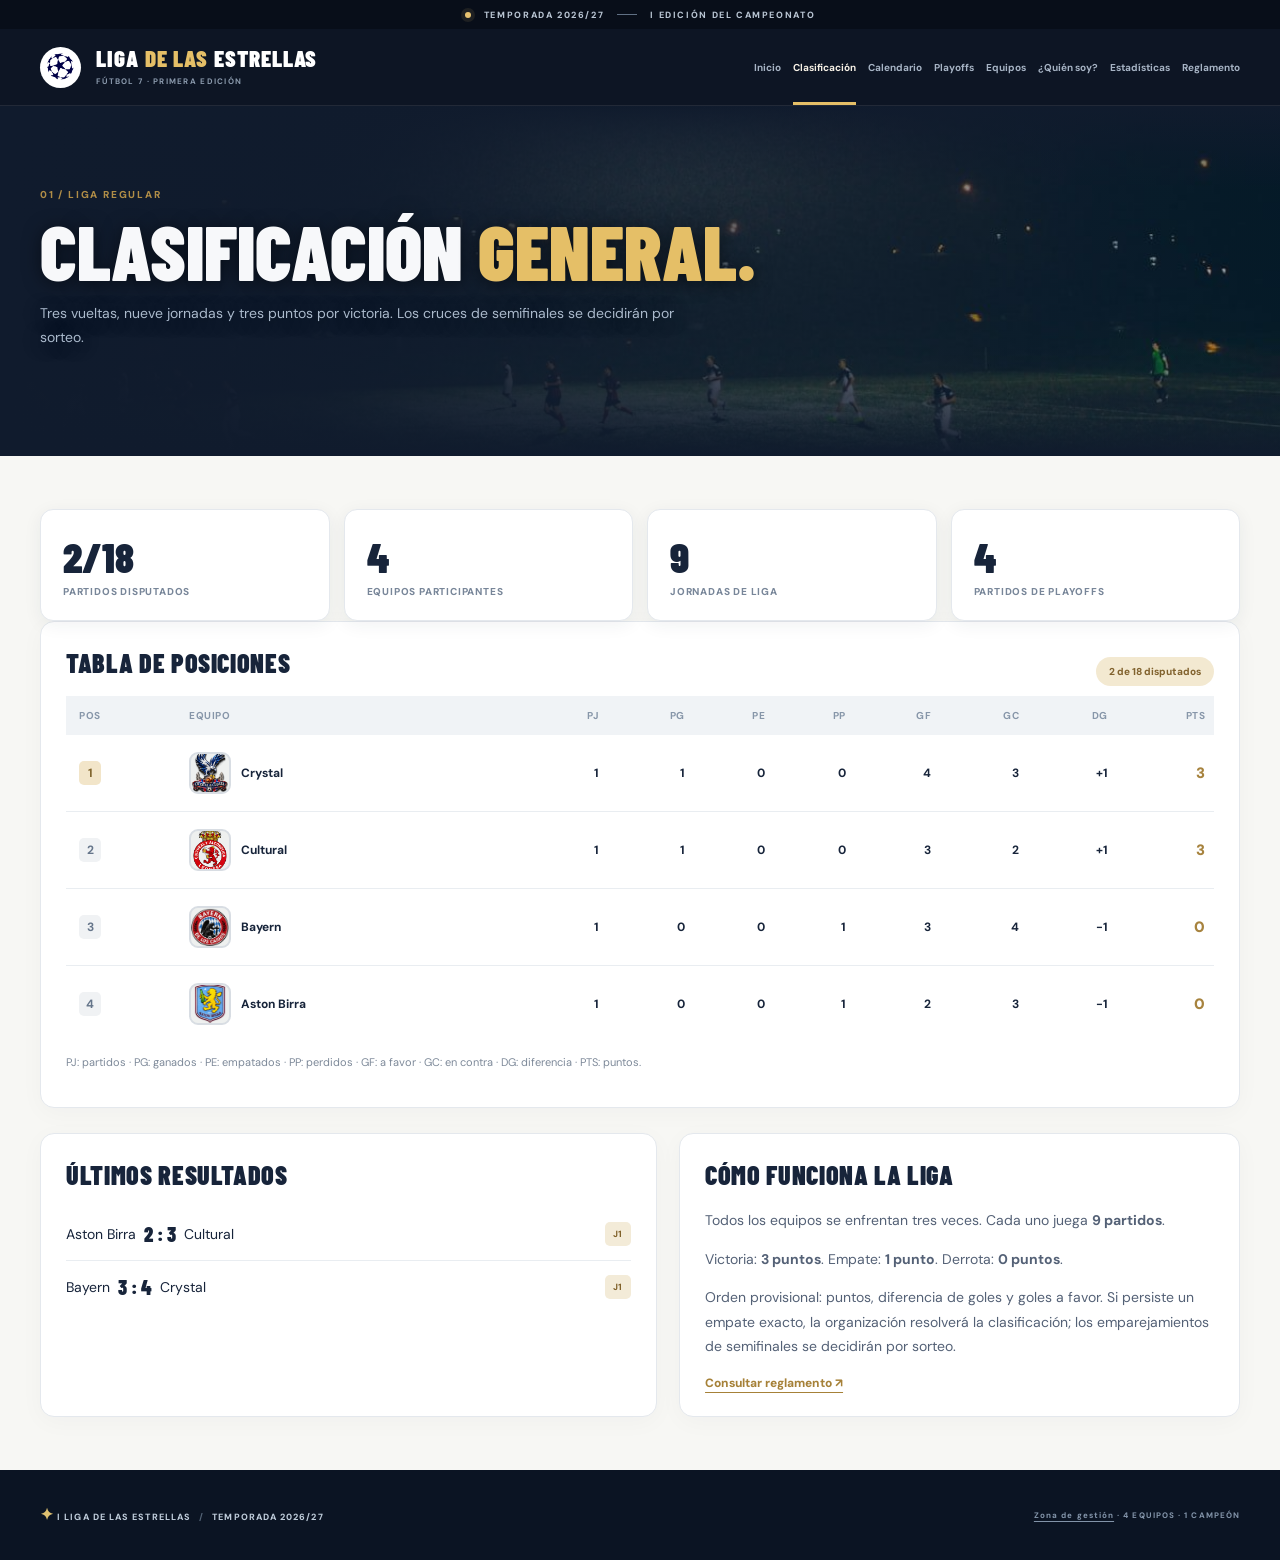
<file: liga.html>
<!doctype html>
<html lang="es">
<head>
<meta charset="utf-8"><meta name="viewport" content="width=device-width,initial-scale=1">
<meta name="theme-color" content="#0d1524">
<meta name="description" content="Web oficial de la I Liga de las Estrellas de fútbol 7. Calendario, clasificación, equipos, playoffs y estadísticas.">
<title>Clasificación | I Liga de las Estrellas</title>
<link rel="preconnect" href="https://fonts.googleapis.com"><link rel="preconnect" href="https://fonts.gstatic.com" crossorigin>
<link href="https://fonts.googleapis.com/css2?family=Barlow+Condensed:wght@500;600;700;800;900&family=DM+Sans:wght@400;500;600;700;800&display=swap" rel="stylesheet">
<link rel="stylesheet" href="styles.css?v=j1-20261123"><link rel="stylesheet" href="site.css?v=j1-20261123">
<script src="data.js?v=j1-assistencias-2" defer></script><script src="core.js?v=sorteo-1" defer></script><script src="site.js?v=sorteo-1" defer></script>
<link rel="icon" type="image/png" href="assets/balon-estrellas.png?v=2">
<style>
body[data-page="liga"] .page-hero{background-color:#101b2d;background-image:linear-gradient(90deg,#101b2d 0%,rgba(16,27,45,.95) 25%,rgba(16,27,45,.66) 56%,rgba(16,27,45,.24) 100%),linear-gradient(180deg,#101b2d 0%,transparent 24%,transparent 68%,#101b2d 100%),url("assets/fondo-clasificacion.png");background-size:cover;background-position:center,center,center 55%;background-repeat:no-repeat;min-height:350px;display:flex;align-items:center}
body[data-page="liga"] .page-hero .container{position:relative;z-index:1}
body[data-page="liga"] .page-hero h1,body[data-page="liga"] .page-hero p{text-shadow:0 2px 18px rgba(0,0,0,.5)}
@media(max-width:700px){body[data-page="liga"] .page-hero{min-height:330px;background-image:linear-gradient(90deg,rgba(16,27,45,.96),rgba(16,27,45,.58)),linear-gradient(180deg,#101b2d 0%,transparent 25%,transparent 70%,#101b2d 100%),url("assets/fondo-clasificacion.png");background-position:center,center,53% 50%}}
</style>
</head><body data-page="liga">
<div class="announcement"><span class="pulse"></span> TEMPORADA 2026/27 <span class="announcement-line"></span> I EDICIÓN DEL CAMPEONATO</div>
<header class="site-header"><div class="container header-inner">
<a class="brand" href="index.html" aria-label="Inicio, I Liga de las Estrellas"><span class="brand-mark" aria-hidden="true"><img src="assets/balon-estrellas.png" alt=""></span><span class="brand-name">LIGA <em>DE LAS</em> ESTRELLAS<small>FÚTBOL 7 · PRIMERA EDICIÓN</small></span></a>
<nav class="nav nav-full" aria-label="Navegación principal"><a href="index.html">Inicio</a><a href="liga.html" class="active" aria-current="page">Clasificación</a><a href="calendario.html">Calendario</a><a href="playoffs.html">Playoffs</a><a href="equipos.html">Equipos</a><a href="quien-soy.html">¿Quién soy?</a><a href="estadisticas.html">Estadísticas</a><a href="reglamento.html">Reglamento</a></nav>
<button class="mobile-menu-btn" id="menu-toggle" aria-label="Abrir menú" aria-expanded="false" type="button">☰</button>
</div><nav class="mobile-menu" id="mobile-menu" aria-label="Navegación móvil"><a href="index.html">Inicio</a><a href="liga.html">Clasificación</a><a href="calendario.html">Calendario</a><a href="playoffs.html">Playoffs</a><a href="equipos.html">Equipos</a><a href="quien-soy.html">¿Quién soy?</a><a href="estadisticas.html">Estadísticas</a><a href="reglamento.html">Reglamento</a></nav></header>
<main><section class="page-hero"><div class="container"><span class="section-index">01 / LIGA REGULAR</span><h1>CLASIFICACIÓN <em>GENERAL.</em></h1><p>Tres vueltas, nueve jornadas y tres puntos por victoria. Los cruces de semifinales se decidirán por sorteo.</p></div></section>
<section class="container section-block"><div class="dashboard-stats" id="league-kpis"></div><div class="panel table-panel"><div class="panel-title-row"><h2>TABLA DE POSICIONES</h2><span id="league-progress" class="pill"></span></div><div class="table-scroll" id="league-table"></div><p class="small-note">PJ: partidos · PG: ganados · PE: empatados · PP: perdidos · GF: a favor · GC: en contra · DG: diferencia · PTS: puntos.</p></div>
<div class="duo-grid section-subblock"><article class="panel"><h2 class="panel-title">ÚLTIMOS RESULTADOS</h2><div id="league-results"></div></article><article class="panel"><h2 class="panel-title">CÓMO FUNCIONA LA LIGA</h2><div class="info-stack"><p>Todos los equipos se enfrentan tres veces. Cada uno juega <strong>9 partidos</strong>.</p><p>Victoria: <strong>3 puntos</strong>. Empate: <strong>1 punto</strong>. Derrota: <strong>0 puntos</strong>.</p><p>Orden provisional: puntos, diferencia de goles y goles a favor. Si persiste un empate exacto, la organización resolverá la clasificación; los emparejamientos de semifinales se decidirán por sorteo.</p></div><a class="text-link" href="reglamento.html">Consultar reglamento ↗</a></article></div></section></main>
<footer class="footer"><div class="container footer-content"><div><span class="footer-star">✦</span> I LIGA DE LAS ESTRELLAS <span class="footer-separator">/</span> TEMPORADA 2026/27</div><span><a href="admin.html">Zona de gestión</a> · 4 EQUIPOS · 1 CAMPEÓN</span></div></footer>
</body></html>
</file>
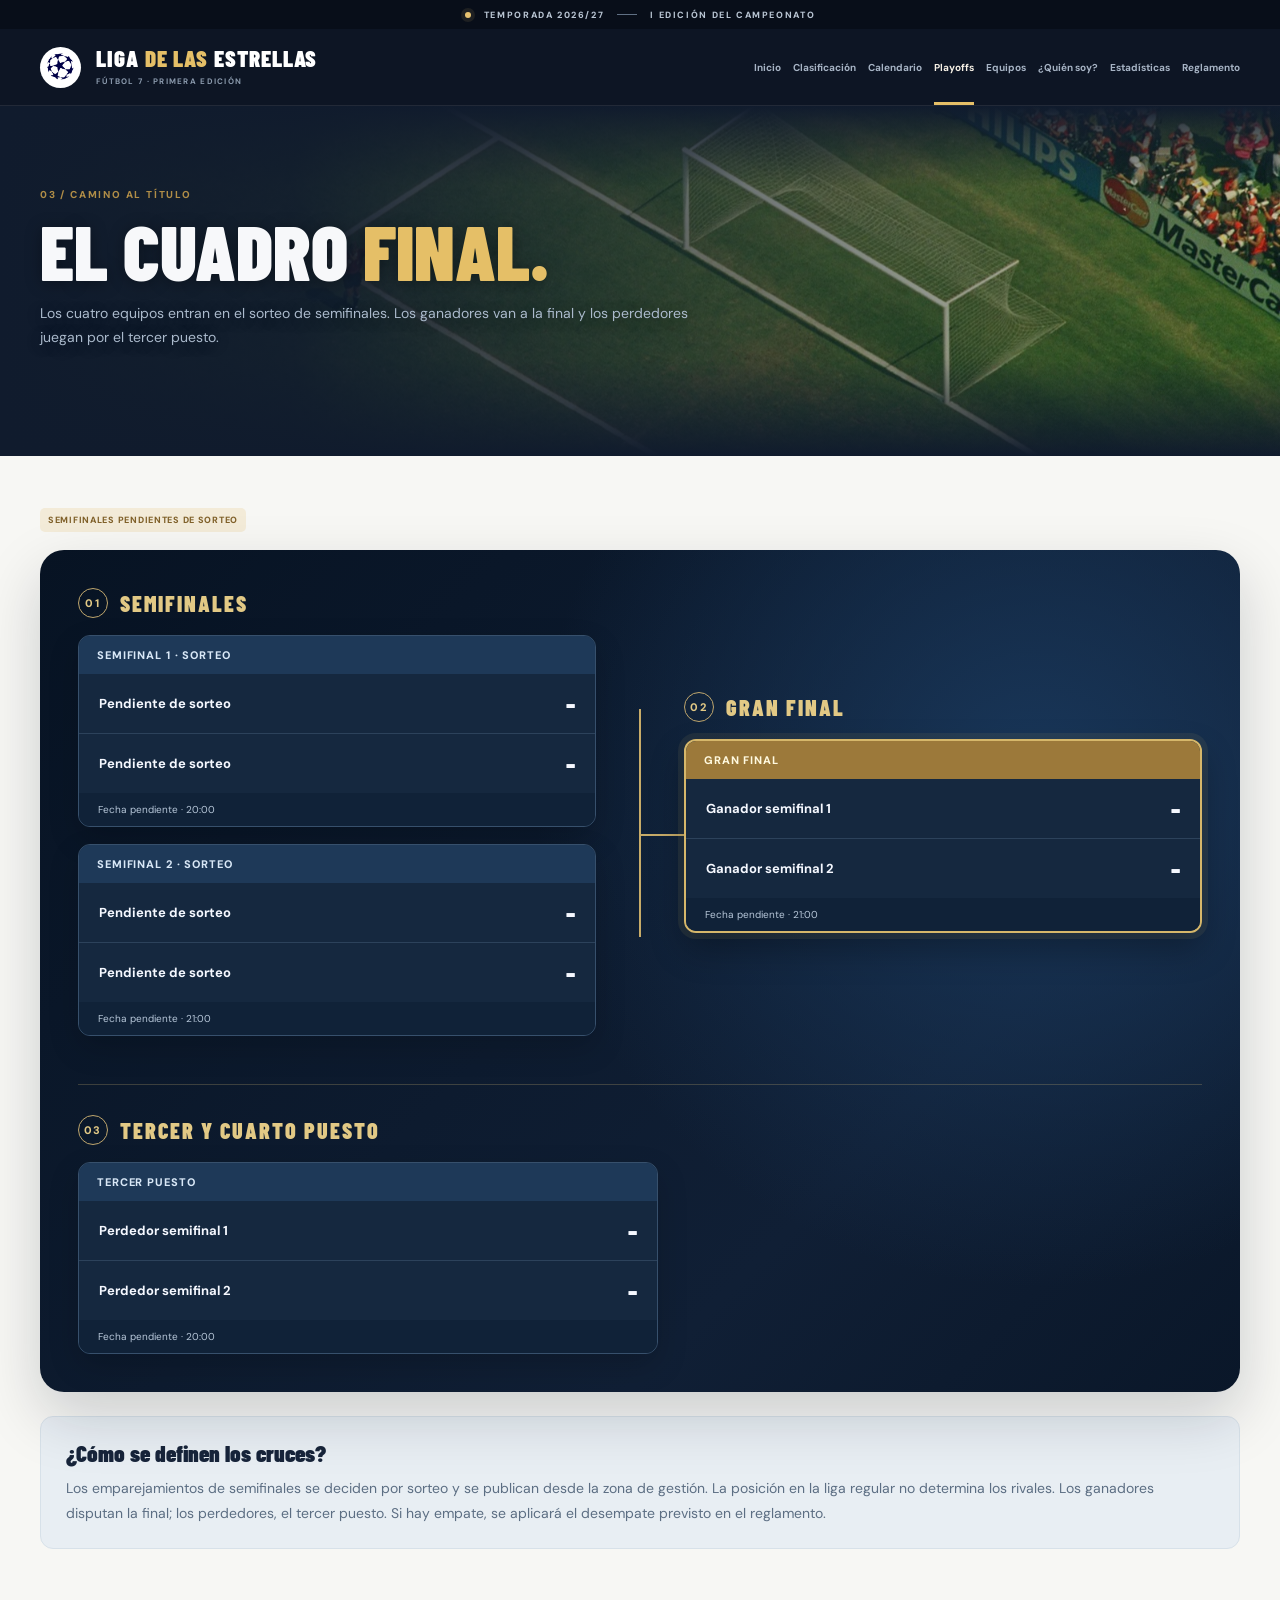
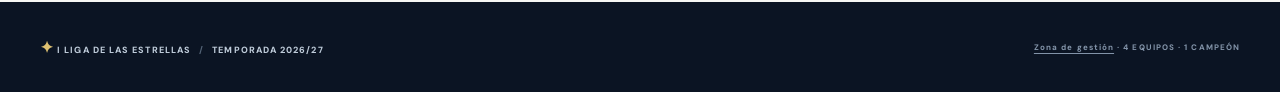
<file: playoffs.html>
<!doctype html>
<html lang="es">
<head>
<meta charset="utf-8"><meta name="viewport" content="width=device-width,initial-scale=1">
<meta name="theme-color" content="#0d1524">
<meta name="description" content="Web oficial de la I Liga de las Estrellas de fútbol 7. Calendario, clasificación, equipos, playoffs y estadísticas.">
<title>Playoffs | I Liga de las Estrellas</title>
<link rel="preconnect" href="https://fonts.googleapis.com"><link rel="preconnect" href="https://fonts.gstatic.com" crossorigin>
<link href="https://fonts.googleapis.com/css2?family=Barlow+Condensed:wght@500;600;700;800;900&family=DM+Sans:wght@400;500;600;700;800&display=swap" rel="stylesheet">
<link rel="stylesheet" href="styles.css?v=j1-20261123"><link rel="stylesheet" href="site.css?v=j1-20261123">
<script src="data.js?v=j1-assistencias-2" defer></script><script src="core.js?v=sorteo-1" defer></script><script src="site.js?v=sorteo-1" defer></script>
<link rel="icon" type="image/png" href="assets/balon-estrellas.png?v=2">
<style>
body[data-page="playoffs"] .playoff-bracket{position:relative;display:grid;grid-template-columns:minmax(0,1fr) minmax(0,1fr);gap:44px 88px;align-items:stretch;padding:38px;border-radius:24px;background:radial-gradient(circle at 83% 28%,#19375a 0,transparent 43%),linear-gradient(135deg,#071323,#101f35 70%,#0a1729);box-shadow:0 24px 60px rgba(7,19,35,.18);overflow:hidden}
body[data-page="playoffs"] .bracket-col{position:relative;min-width:0}
body[data-page="playoffs"] .bracket-semis{grid-column:1;grid-row:1;z-index:2}
body[data-page="playoffs"] .bracket-final{grid-column:2;grid-row:1;justify-content:center;padding-top:0!important;z-index:2}
body[data-page="playoffs"] .bracket-bronze{grid-column:1/-1;grid-row:2;border-top:1px solid rgba(216,187,117,.24);padding-top:30px;z-index:2}
body[data-page="playoffs"] .bracket-bronze .bracket-match{max-width:580px}
body[data-page="playoffs"] .bracket-label{color:#e2c985;font-size:22px;letter-spacing:.09em;display:flex;align-items:center;gap:12px}
body[data-page="playoffs"] .bracket-label span{display:inline-grid;place-items:center;width:30px;height:30px;border-radius:50%;border:1px solid #bfa66d;color:#e2c985;font:800 11px "DM Sans",sans-serif}
body[data-page="playoffs"] .bracket-match{position:relative;border:1px solid #37506c;background:#15283f;color:#f5f8ff;box-shadow:0 12px 30px rgba(0,0,0,.17)}
body[data-page="playoffs"] .bracket-match .match-label{background:#1e3958;color:#d9e8f7}
body[data-page="playoffs"] .bracket-match .bracket-team{border-color:#2c425b;color:#f5f8ff}
body[data-page="playoffs"] .bracket-match .bracket-team.won{background:#5b4929;color:#fff1c4}
body[data-page="playoffs"] .bracket-info{background:#102238;color:#b8c8da}
body[data-page="playoffs"] .bracket-final .bracket-match{border:2px solid #d6b76a;box-shadow:0 0 0 6px rgba(215,184,106,.08),0 16px 34px rgba(0,0,0,.3)}
body[data-page="playoffs"] .bracket-final .match-label{background:#9c793a;color:#fff9df}
body[data-page="playoffs"] .bracket-semis .bracket-match::after{content:"";position:absolute;left:100%;top:50%;width:45px;border-top:2px solid #c8ac69}
body[data-page="playoffs"] .bracket-semis::after{content:"";position:absolute;right:-45px;top:27%;bottom:22%;border-right:2px solid #c8ac69}
body[data-page="playoffs"] .bracket-final::before{content:"";position:absolute;right:100%;top:55%;width:45px;border-top:2px solid #c8ac69}
@media(max-width:760px){body[data-page="playoffs"] .playoff-bracket{grid-template-columns:minmax(0,1fr);gap:28px;padding:22px 16px}body[data-page="playoffs"] .bracket-semis,body[data-page="playoffs"] .bracket-final,body[data-page="playoffs"] .bracket-bronze{grid-column:1;grid-row:auto}body[data-page="playoffs"] .bracket-semis::after,body[data-page="playoffs"] .bracket-semis .bracket-match::after,body[data-page="playoffs"] .bracket-final::before{display:none}body[data-page="playoffs"] .bracket-bronze{padding-top:24px}}
</style><style>
body[data-page="playoffs"] .page-hero{background-color:#101b2d;background-image:linear-gradient(90deg,#101b2d 0%,rgba(16,27,45,.96) 23%,rgba(16,27,45,.73) 46%,rgba(16,27,45,.18) 100%),linear-gradient(180deg,#101b2d 0%,transparent 23%,transparent 72%,#101b2d 100%),url("assets/fondo-playoffs.jpg");background-size:cover;background-position:center,center,center 56%;background-repeat:no-repeat;min-height:350px;display:flex;align-items:center}
body[data-page="playoffs"] .page-hero .container{position:relative;z-index:1}
body[data-page="playoffs"] .page-hero h1,body[data-page="playoffs"] .page-hero p{text-shadow:0 2px 16px rgba(0,0,0,.35)}
@media(max-width:700px){body[data-page="playoffs"] .page-hero{min-height:330px;background-image:linear-gradient(90deg,rgba(16,27,45,.96),rgba(16,27,45,.55)),linear-gradient(180deg,#101b2d 0%,transparent 25%,transparent 70%,#101b2d 100%),url("assets/fondo-playoffs.jpg");background-position:center,center,62% 52%}}
</style></head><body data-page="playoffs">
<div class="announcement"><span class="pulse"></span> TEMPORADA 2026/27 <span class="announcement-line"></span> I EDICIÓN DEL CAMPEONATO</div>
<header class="site-header"><div class="container header-inner">
<a class="brand" href="index.html" aria-label="Inicio, I Liga de las Estrellas"><span class="brand-mark" aria-hidden="true"><img src="assets/balon-estrellas.png" alt=""></span><span class="brand-name">LIGA <em>DE LAS</em> ESTRELLAS<small>FÚTBOL 7 · PRIMERA EDICIÓN</small></span></a>
<nav class="nav nav-full" aria-label="Navegación principal"><a href="index.html">Inicio</a><a href="liga.html">Clasificación</a><a href="calendario.html">Calendario</a><a href="playoffs.html" class="active" aria-current="page">Playoffs</a><a href="equipos.html">Equipos</a><a href="quien-soy.html">¿Quién soy?</a><a href="estadisticas.html">Estadísticas</a><a href="reglamento.html">Reglamento</a></nav>
<button class="mobile-menu-btn" id="menu-toggle" aria-label="Abrir menú" aria-expanded="false" type="button">☰</button>
</div><nav class="mobile-menu" id="mobile-menu" aria-label="Navegación móvil"><a href="index.html">Inicio</a><a href="liga.html">Clasificación</a><a href="calendario.html">Calendario</a><a href="playoffs.html">Playoffs</a><a href="equipos.html">Equipos</a><a href="quien-soy.html">¿Quién soy?</a><a href="estadisticas.html">Estadísticas</a><a href="reglamento.html">Reglamento</a></nav></header>
<main><section class="page-hero"><div class="container"><span class="section-index">03 / CAMINO AL TÍTULO</span><h1>EL CUADRO <em>FINAL.</em></h1><p>Los cuatro equipos entran en el sorteo de semifinales. Los ganadores van a la final y los perdedores juegan por el tercer puesto.</p></div></section><section class="container section-block"><div class="playoffs-progress" id="playoff-status"></div><div id="playoff-bracket" class="playoff-bracket"></div><div class="info-card"><h3>¿Cómo se definen los cruces?</h3><p>Los emparejamientos de semifinales se deciden por sorteo y se publican desde la zona de gestión. La posición en la liga regular no determina los rivales. Los ganadores disputan la final; los perdedores, el tercer puesto. Si hay empate, se aplicará el desempate previsto en el reglamento.</p></div></section></main>
<footer class="footer"><div class="container footer-content"><div><span class="footer-star">✦</span> I LIGA DE LAS ESTRELLAS <span class="footer-separator">/</span> TEMPORADA 2026/27</div><span><a href="admin.html">Zona de gestión</a> · 4 EQUIPOS · 1 CAMPEÓN</span></div></footer>
</body></html>
</file>
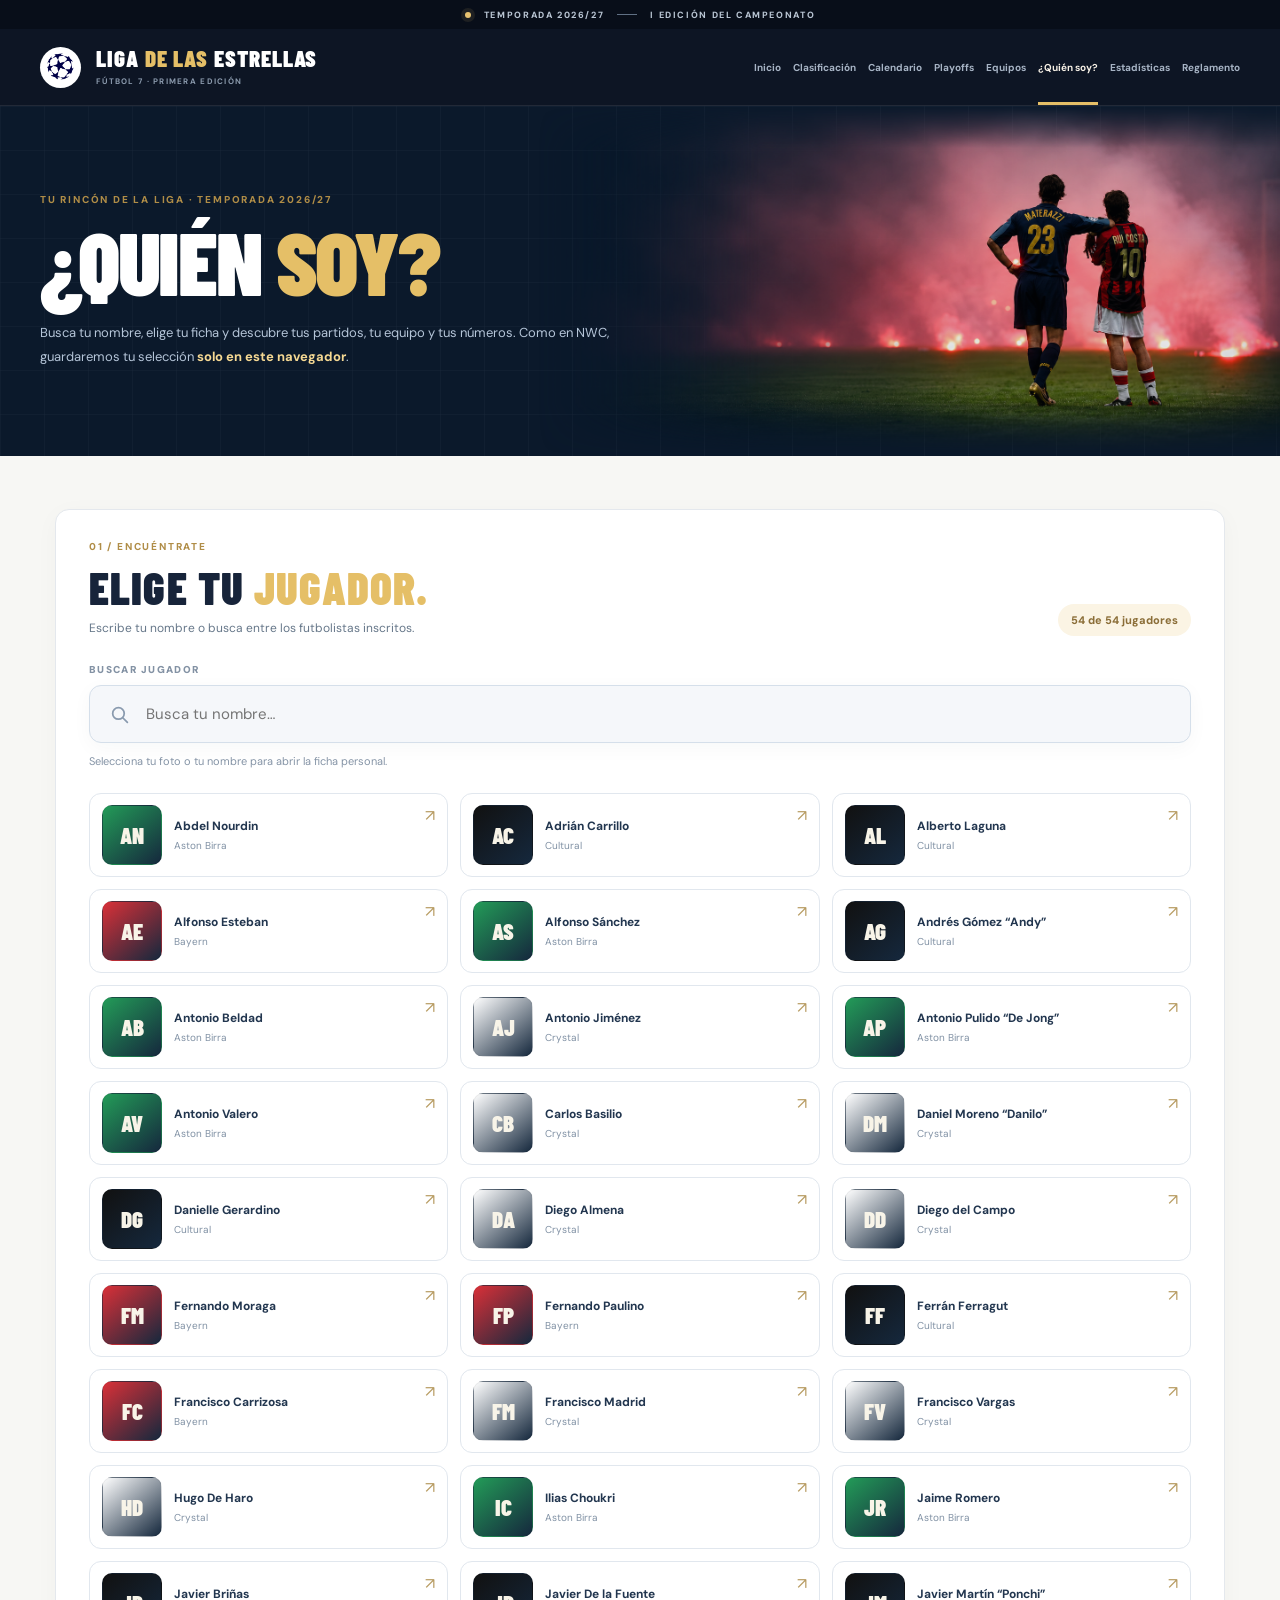
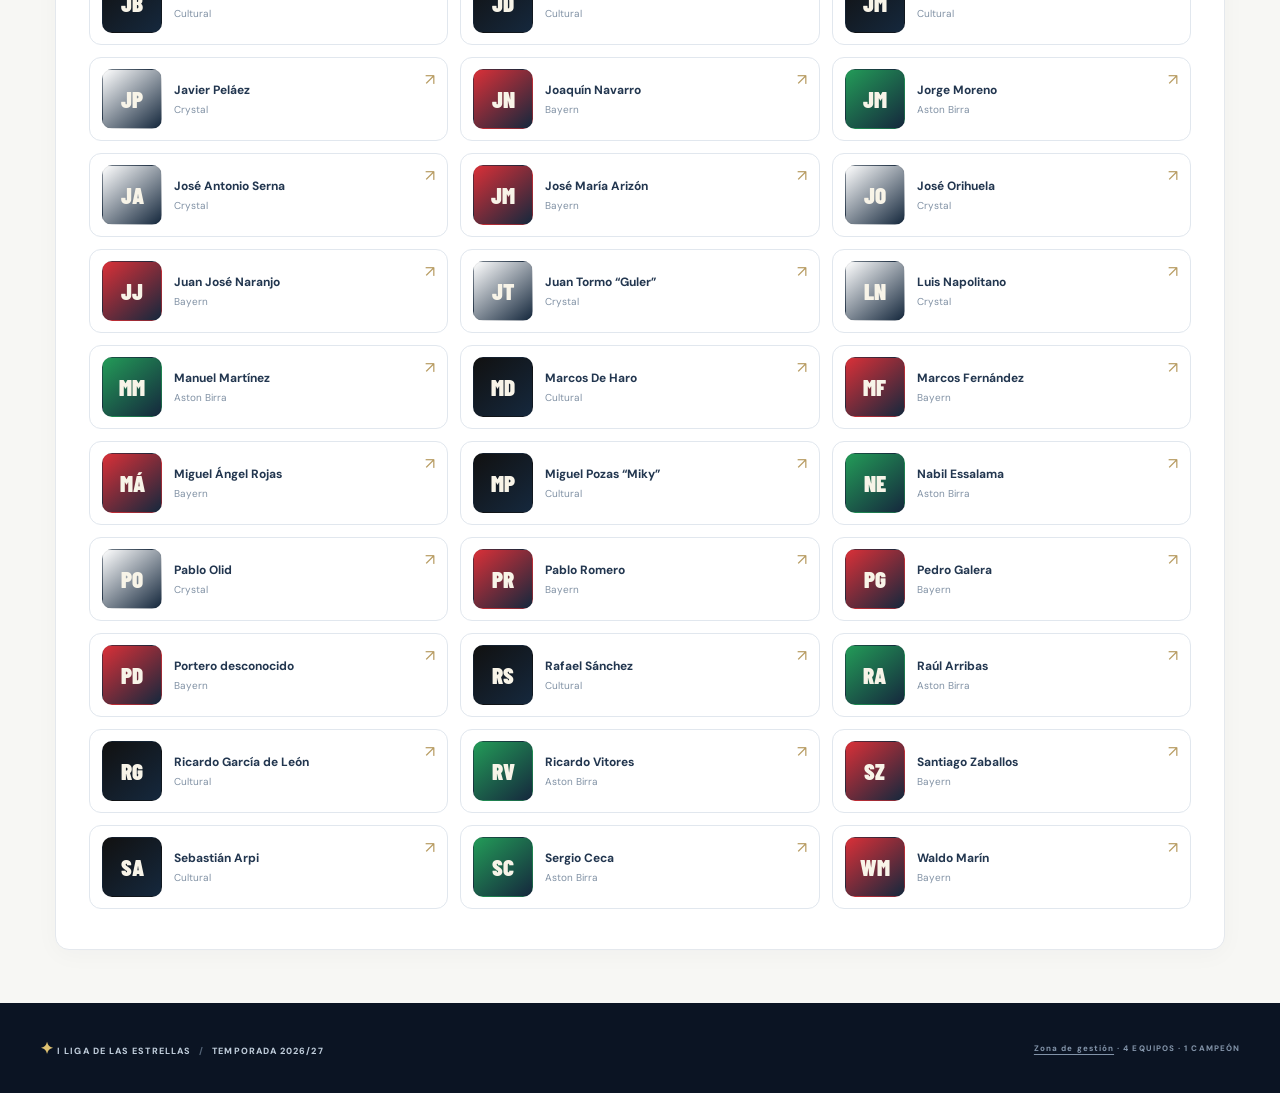
<file: quien-soy.html>
<!doctype html>
<html lang="es">
<head>
<meta charset="utf-8"><meta name="viewport" content="width=device-width,initial-scale=1">
<meta name="theme-color" content="#0d1524">
<meta name="description" content="Web oficial de la I Liga de las Estrellas de fútbol 7. Calendario, clasificación, equipos, playoffs y estadísticas.">
<title>¿Quién soy? | I Liga de las Estrellas</title>
<link rel="preconnect" href="https://fonts.googleapis.com"><link rel="preconnect" href="https://fonts.gstatic.com" crossorigin>
<link href="https://fonts.googleapis.com/css2?family=Barlow+Condensed:wght@500;600;700;800;900&family=DM+Sans:wght@400;500;600;700;800&display=swap" rel="stylesheet">
<link rel="stylesheet" href="styles.css?v=j1-20261123"><link rel="stylesheet" href="site.css?v=j1-20261123"><link rel="stylesheet" href="perfil.css">
<script src="data.js?v=j1-assistencias-2" defer></script><script src="core.js" defer></script><script src="site.js" defer></script><script src="perfil.js?v=perfil-fix-3" defer></script>
<link rel="icon" type="image/png" href="assets/balon-estrellas.png?v=2">



<style>
.profile-hero{background:#0b192b;isolation:isolate}
.profile-hero-emblem{display:none}
.profile-hero::after{content:"";position:absolute;right:0;top:0;bottom:0;width:48%;background:url("assets/quien-soy-balotelli-mejorada.png") right center/auto 145% no-repeat;opacity:.9;pointer-events:none;z-index:0;mask-image:linear-gradient(to right,transparent,black 28%,black 88%,transparent),linear-gradient(to bottom,transparent,black 12%,black 85%,transparent);mask-composite:intersect}
.profile-hero-layout{min-height:350px}
.profile-hero-layout>div:first-child{max-width:57%}
@media(max-width:700px){.profile-hero-layout{padding-bottom:285px;min-height:0}.profile-hero-layout>div:first-child{max-width:100%}.profile-hero::after{top:auto;height:270px;width:100%;background-size:auto 145% ;background-position:center 25%;mask-image:linear-gradient(to right,transparent,black 18%,black 82%,transparent),linear-gradient(to bottom,transparent,black 15%,black 85%,transparent)}}
</style>
<style>.profile-hero{background:#0b192b;isolation:isolate}.profile-hero-emblem{display:none}.profile-hero::after{content:"";position:absolute;right:0;top:0;bottom:0;width:58%;background:url("assets/quien-soy-materazzi-ruicosta.png") right center/cover no-repeat;opacity:.9;pointer-events:none;z-index:0;mask-image:linear-gradient(to right,transparent 0%,black 30%,black 100%),linear-gradient(to bottom,transparent,black 12%,black 85%,transparent);mask-composite:intersect}.profile-hero-layout{min-height:350px}.profile-hero-layout>div:first-child{max-width:57%}@media(max-width:700px){.profile-hero-layout{padding-bottom:285px;min-height:0}.profile-hero-layout>div:first-child{max-width:100%}.profile-hero::after{top:auto;height:270px;width:100%;background-size:cover;background-position:center 25%;mask-image:linear-gradient(to right,transparent,black 18%,black 82%,transparent),linear-gradient(to bottom,transparent,black 15%,black 85%,transparent)}}</style></head><body data-page="quien-soy">
<div class="announcement"><span class="pulse"></span> TEMPORADA 2026/27 <span class="announcement-line"></span> I EDICIÓN DEL CAMPEONATO</div>
<header class="site-header"><div class="container header-inner">
<a class="brand" href="index.html" aria-label="Inicio, I Liga de las Estrellas"><span class="brand-mark" aria-hidden="true"><img src="assets/balon-estrellas.png" alt=""></span><span class="brand-name">LIGA <em>DE LAS</em> ESTRELLAS<small>FÚTBOL 7 · PRIMERA EDICIÓN</small></span></a>
<nav class="nav nav-full" aria-label="Navegación principal"><a href="index.html">Inicio</a><a href="liga.html">Clasificación</a><a href="calendario.html">Calendario</a><a href="playoffs.html">Playoffs</a><a href="equipos.html">Equipos</a><a href="quien-soy.html" class="active" aria-current="page">¿Quién soy?</a><a href="estadisticas.html">Estadísticas</a><a href="reglamento.html">Reglamento</a></nav>
<button class="mobile-menu-btn" id="menu-toggle" aria-label="Abrir menú" aria-expanded="false" type="button">☰</button>
</div><nav class="mobile-menu" id="mobile-menu" aria-label="Navegación móvil"><a href="index.html">Inicio</a><a href="liga.html">Clasificación</a><a href="calendario.html">Calendario</a><a href="playoffs.html">Playoffs</a><a href="equipos.html">Equipos</a><a href="quien-soy.html">¿Quién soy?</a><a href="estadisticas.html">Estadísticas</a><a href="reglamento.html">Reglamento</a></nav></header>
<main>
<section class="profile-hero">
  <div class="container profile-hero-layout">
    <div>
      <span class="section-index">TU RINCÓN DE LA LIGA · TEMPORADA 2026/27</span>
      <h1>¿QUIÉN <em>SOY?</em></h1>
      <p>Busca tu nombre, elige tu ficha y descubre tus partidos, tu equipo y tus números. Como en NWC, guardaremos tu selección <strong>solo en este navegador</strong>.</p>
    </div>
    <div class="profile-hero-emblem" aria-hidden="true">✦<small>ELIGE TU JUGADOR</small></div>
  </div>
</section>
<section class="container profile-main section-block">
  <div id="player-picker" class="profile-pick panel">
    <div class="profile-pick-heading"><div>
      <span class="section-index">01 / ENCUÉNTRATE</span>
      <h2>ELIGE TU <em>JUGADOR.</em></h2>
      <p>Escribe tu nombre o busca entre los futbolistas inscritos.</p>
    </div><span class="picker-count" id="picker-count">0 jugadores</span></div>
    <label class="search-player-label" for="find-player">BUSCAR JUGADOR</label>
    <div class="search-player-wrap"><svg aria-hidden="true" viewBox="0 0 24 24"><circle cx="10.8" cy="10.8" r="6.6"/><path d="m16 16 5 5"/></svg><input type="search" id="find-player" placeholder="Busca tu nombre…" autocomplete="off" aria-describedby="search-hint"><button type="button" id="clear-search" aria-label="Borrar búsqueda" hidden>×</button></div>
    <p class="picker-help" id="search-hint">Selecciona tu foto o tu nombre para abrir la ficha personal.</p>
    <div class="player-tiles" id="player-results" aria-live="polite"><div class="picker-empty">Cargando jugadores…</div></div>
  </div>
  <div id="player-profile" class="profile-content" hidden aria-live="polite"></div>
</section>
</main>
<footer class="footer"><div class="container footer-content"><div><span class="footer-star">✦</span> I LIGA DE LAS ESTRELLAS <span class="footer-separator">/</span> TEMPORADA 2026/27</div><span><a href="admin.html">Zona de gestión</a> · 4 EQUIPOS · 1 CAMPEÓN</span></div></footer>
</body></html>
</file>
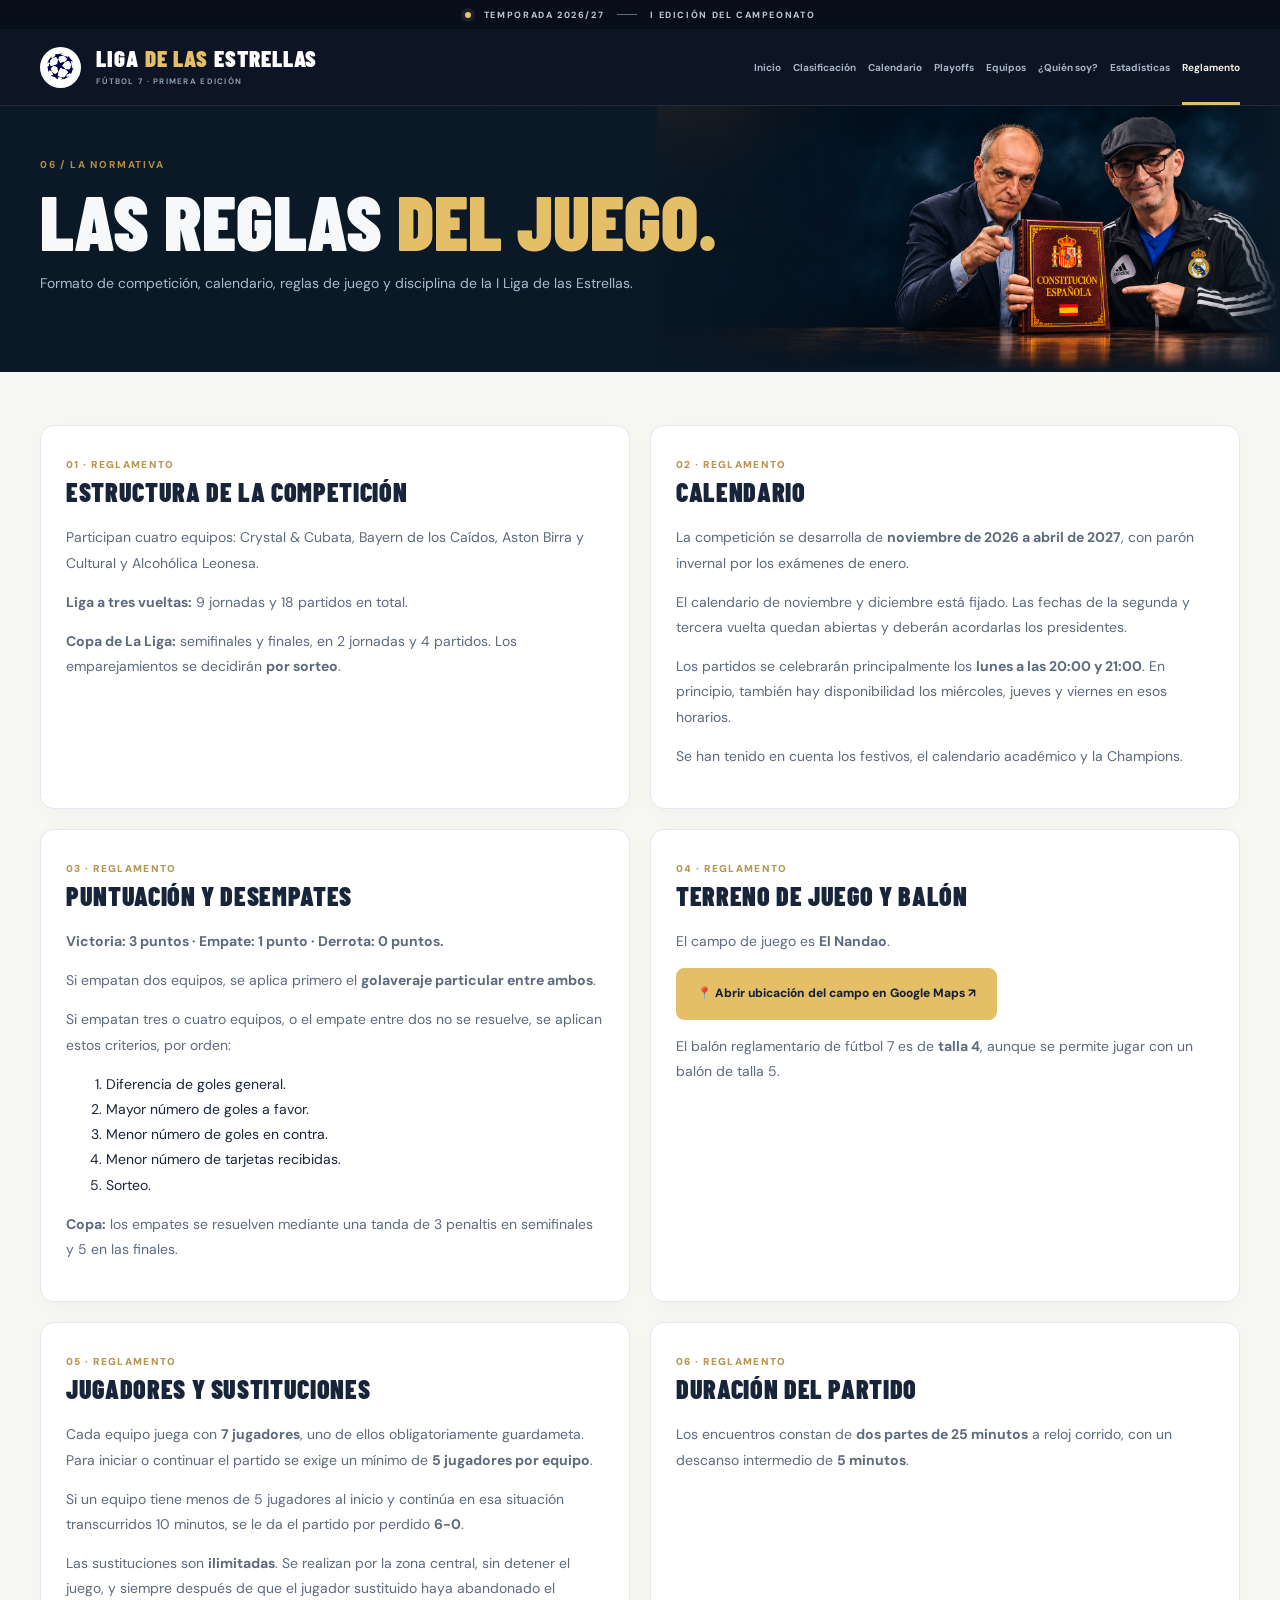
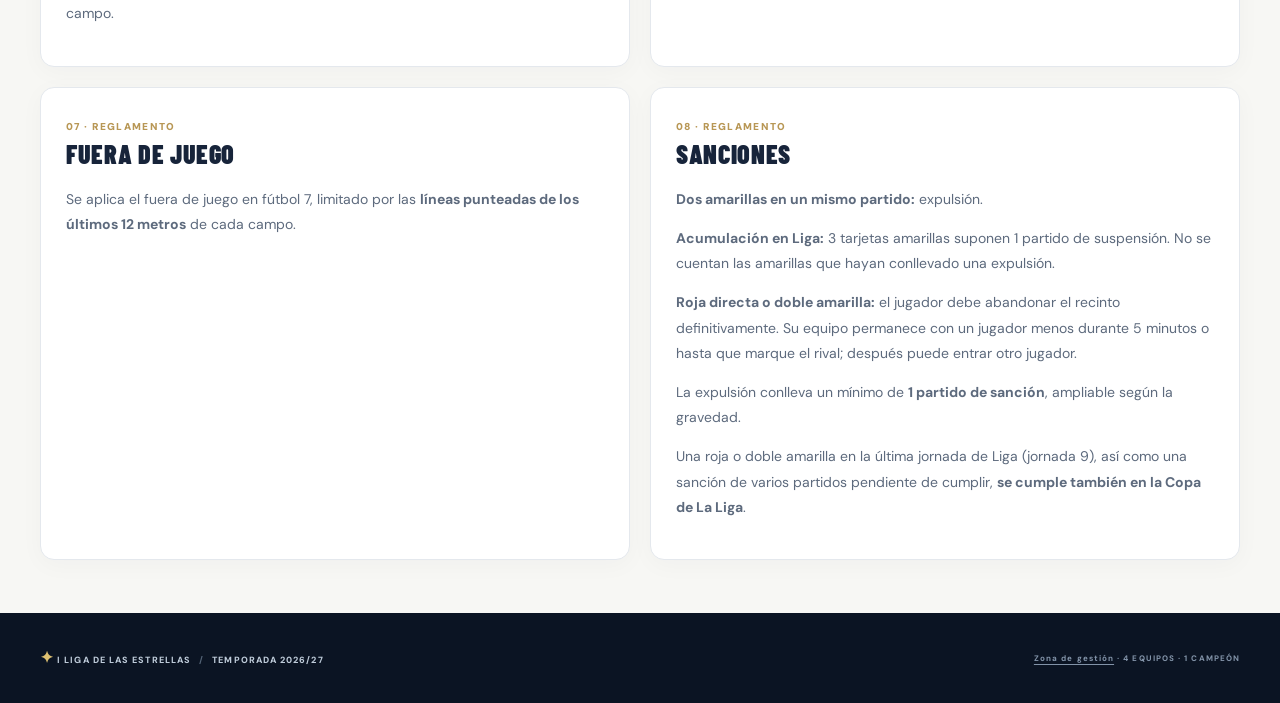
<file: reglamento.html>
<!doctype html>
<html lang="es">
<head>
<meta charset="utf-8"><meta name="viewport" content="width=device-width,initial-scale=1">
<meta name="theme-color" content="#0d1524">
<meta name="description" content="Web oficial de la I Liga de las Estrellas de fútbol 7. Calendario, clasificación, equipos, playoffs y estadísticas.">
<title>Reglamento | I Liga de las Estrellas</title>
<link rel="preconnect" href="https://fonts.googleapis.com"><link rel="preconnect" href="https://fonts.gstatic.com" crossorigin>
<link href="https://fonts.googleapis.com/css2?family=Barlow+Condensed:wght@500;600;700;800;900&family=DM+Sans:wght@400;500;600;700;800&display=swap" rel="stylesheet">
<link rel="stylesheet" href="styles.css?v=j1-20261123"><link rel="stylesheet" href="site.css?v=j1-20261123">
<script src="data.js?v=j1-assistencias-2" defer></script><script src="core.js" defer></script><script src="site.js" defer></script>
<link rel="icon" type="image/png" href="assets/balon-estrellas.png?v=2">

<style>
/* Fundido de los bordes; conserva intacta la fotografía y las caras. */
body[data-page="reglamento"] .page-hero{position:relative;isolation:isolate}
body[data-page="reglamento"] .page-hero::after{content:"";position:absolute;inset:0;z-index:0;pointer-events:none;background:linear-gradient(90deg,#0b1927 38%,rgba(11,25,39,.85) 46%,rgba(11,25,39,.35) 56%,transparent 68%),linear-gradient(to left,#0b1927 0%,rgba(11,25,39,.75) 1.5%,rgba(11,25,39,.25) 4%,transparent 8%),linear-gradient(to top,#0b1927 0%,rgba(11,25,39,.45) 3%,transparent 12%)}
body[data-page="reglamento"] .page-hero>.container{position:relative;z-index:1}
</style>
</head><body data-page="reglamento">
<div class="announcement"><span class="pulse"></span> TEMPORADA 2026/27 <span class="announcement-line"></span> I EDICIÓN DEL CAMPEONATO</div>
<header class="site-header"><div class="container header-inner">
<a class="brand" href="index.html" aria-label="Inicio, I Liga de las Estrellas"><span class="brand-mark" aria-hidden="true"><img src="assets/balon-estrellas.png" alt=""></span><span class="brand-name">LIGA <em>DE LAS</em> ESTRELLAS<small>FÚTBOL 7 · PRIMERA EDICIÓN</small></span></a>
<nav class="nav nav-full" aria-label="Navegación principal"><a href="index.html">Inicio</a><a href="liga.html">Clasificación</a><a href="calendario.html">Calendario</a><a href="playoffs.html">Playoffs</a><a href="equipos.html">Equipos</a><a href="quien-soy.html">¿Quién soy?</a><a href="estadisticas.html">Estadísticas</a><a href="reglamento.html" class="active" aria-current="page">Reglamento</a></nav>
<button class="mobile-menu-btn" id="menu-toggle" aria-label="Abrir menú" aria-expanded="false" type="button">☰</button>
</div><nav class="mobile-menu" id="mobile-menu" aria-label="Navegación móvil"><a href="index.html">Inicio</a><a href="liga.html">Clasificación</a><a href="calendario.html">Calendario</a><a href="playoffs.html">Playoffs</a><a href="equipos.html">Equipos</a><a href="quien-soy.html">¿Quién soy?</a><a href="estadisticas.html">Estadísticas</a><a href="reglamento.html">Reglamento</a></nav></header>
<main><section class="page-hero"><div class="container"><span class="section-index">06 / LA NORMATIVA</span><h1>LAS REGLAS <em>DEL JUEGO.</em></h1><p>Formato de competición, calendario, reglas de juego y disciplina de la I Liga de las Estrellas.</p></div></section>
<section class="container section-block"><div class="rules-content"><article class="panel"><span class="overline">01 · REGLAMENTO</span><h2>ESTRUCTURA DE LA COMPETICIÓN</h2><p>Participan cuatro equipos: Crystal &amp; Cubata, Bayern de los Caídos, Aston Birra y Cultural y Alcohólica Leonesa.</p><p><strong>Liga a tres vueltas:</strong> 9 jornadas y 18 partidos en total.</p><p><strong>Copa de La Liga:</strong> semifinales y finales, en 2 jornadas y 4 partidos. Los emparejamientos se decidirán <strong>por sorteo</strong>.</p></article>
<article class="panel"><span class="overline">02 · REGLAMENTO</span><h2>CALENDARIO</h2><p>La competición se desarrolla de <strong>noviembre de 2026 a abril de 2027</strong>, con parón invernal por los exámenes de enero.</p><p>El calendario de noviembre y diciembre está fijado. Las fechas de la segunda y tercera vuelta quedan abiertas y deberán acordarlas los presidentes.</p><p>Los partidos se celebrarán principalmente los <strong>lunes a las 20:00 y 21:00</strong>. En principio, también hay disponibilidad los miércoles, jueves y viernes en esos horarios.</p><p>Se han tenido en cuenta los festivos, el calendario académico y la Champions.</p></article>
<article class="panel"><span class="overline">03 · REGLAMENTO</span><h2>PUNTUACIÓN Y DESEMPATES</h2><p><strong>Victoria: 3 puntos · Empate: 1 punto · Derrota: 0 puntos.</strong></p><p>Si empatan dos equipos, se aplica primero el <strong>golaveraje particular entre ambos</strong>.</p><p>Si empatan tres o cuatro equipos, o el empate entre dos no se resuelve, se aplican estos criterios, por orden:</p><ol><li>Diferencia de goles general.</li><li>Mayor número de goles a favor.</li><li>Menor número de goles en contra.</li><li>Menor número de tarjetas recibidas.</li><li>Sorteo.</li></ol><p><strong>Copa:</strong> los empates se resuelven mediante una tanda de 3 penaltis en semifinales y 5 en las finales.</p></article>
<article class="panel"><span class="overline">04 · REGLAMENTO</span><h2>TERRENO DE JUEGO Y BALÓN</h2><p>El campo de juego es <strong>El Nandao</strong>.</p><p><a class="gold-button" href="https://www.google.com/maps/place/Campo+de+F%C3%BAtbol+7+Municipal/@38.9597965,-3.8900148,3a,107y,90t/data=!3m8!1e2!3m6!1sCIHM0ogKEICAgICEgbXOOw!2e10!3e12!6shttps:%2F%2Flh3.googleusercontent.com%2Fgps-cs-s%2FANWiy9TWGMnqp1JtwUQlniM9551UTBiWdDGQUCS8F2CYhyNxPRlvARqVgF46sbow0KHFyKbhfkoqVLlrOIC59LbvH1M62IfR8lED0qmWeQKWBMcHvfltKf1ilge7QETCz_vhcDy58xE%3Dw203-h152-k-no!7i640!8i480!4m7!3m6!1s0xd6bdd23d8f8905f:0x8c60889c81c50b02!8m2!3d38.9596015!4d-3.8893456!10e5!16s%2Fg%2F11gcbc55nz?entry=ttu&amp;g_ep=EgoyMDI2MTExOC4xIKXMDSoASAFQAw%3D%3D" target="_blank" rel="noopener noreferrer">📍 Abrir ubicación del campo en Google Maps ↗</a></p><p>El balón reglamentario de fútbol 7 es de <strong>talla 4</strong>, aunque se permite jugar con un balón de talla 5.</p></article>
<article class="panel"><span class="overline">05 · REGLAMENTO</span><h2>JUGADORES Y SUSTITUCIONES</h2><p>Cada equipo juega con <strong>7 jugadores</strong>, uno de ellos obligatoriamente guardameta. Para iniciar o continuar el partido se exige un mínimo de <strong>5 jugadores por equipo</strong>.</p><p>Si un equipo tiene menos de 5 jugadores al inicio y continúa en esa situación transcurridos 10 minutos, se le da el partido por perdido <strong>6-0</strong>.</p><p>Las sustituciones son <strong>ilimitadas</strong>. Se realizan por la zona central, sin detener el juego, y siempre después de que el jugador sustituido haya abandonado el campo.</p></article>
<article class="panel"><span class="overline">06 · REGLAMENTO</span><h2>DURACIÓN DEL PARTIDO</h2><p>Los encuentros constan de <strong>dos partes de 25 minutos</strong> a reloj corrido, con un descanso intermedio de <strong>5 minutos</strong>.</p></article>
<article class="panel"><span class="overline">07 · REGLAMENTO</span><h2>FUERA DE JUEGO</h2><p>Se aplica el fuera de juego en fútbol 7, limitado por las <strong>líneas punteadas de los últimos 12 metros</strong> de cada campo.</p></article>
<article class="panel"><span class="overline">08 · REGLAMENTO</span><h2>SANCIONES</h2><p><strong>Dos amarillas en un mismo partido:</strong> expulsión.</p><p><strong>Acumulación en Liga:</strong> 3 tarjetas amarillas suponen 1 partido de suspensión. No se cuentan las amarillas que hayan conllevado una expulsión.</p><p><strong>Roja directa o doble amarilla:</strong> el jugador debe abandonar el recinto definitivamente. Su equipo permanece con un jugador menos durante 5 minutos o hasta que marque el rival; después puede entrar otro jugador.</p><p>La expulsión conlleva un mínimo de <strong>1 partido de sanción</strong>, ampliable según la gravedad.</p><p>Una roja o doble amarilla en la última jornada de Liga (jornada 9), así como una sanción de varios partidos pendiente de cumplir, <strong>se cumple también en la Copa de La Liga</strong>.</p></article></div></section></main>
<footer class="footer"><div class="container footer-content"><div><span class="footer-star">✦</span> I LIGA DE LAS ESTRELLAS <span class="footer-separator">/</span> TEMPORADA 2026/27</div><span><a href="admin.html">Zona de gestión</a> · 4 EQUIPOS · 1 CAMPEÓN</span></div></footer>
</body></html>
</file>
<file: styles.css>
:root{--night:#0d1524;--night-2:#142137;--night-3:#1a2a43;--ink:#17243a;--muted:#76829a;--gold:#e5bf67;--gold-light:#f6d98f;--paper:#f7f7f4;--line:#e4e8ed;--cyan:#6ec5d7;--red:#e47770;--purple:#9c91d9;--green:#7ad0a1;--radius:14px}
*{box-sizing:border-box}html{scroll-behavior:smooth}body{margin:0;color:var(--ink);background:var(--paper);font-family:"DM Sans",Arial, sans-serif;font-size:14px;-webkit-font-smoothing:antialiased}a{color:inherit;text-decoration:none}button{font:inherit;cursor:pointer}button:focus-visible,a:focus-visible{outline:3px solid var(--gold);outline-offset:3px}.container{width:min(1200px,calc(100% - 64px));margin-inline:auto}.announcement{background:#080e19;color:#b9c5d3;letter-spacing:.18em;font-weight:800;text-align:center;font-size:9px;height:29px;display:flex;align-items:center;justify-content:center;gap:13px}.pulse{display:inline-block;width:6px;height:6px;background:#e7c270;border-radius:50%;box-shadow:0 0 0 4px #e7c27019}.announcement-line{display:inline-block;height:1px;width:20px;background:#607084}
.site-header{background:var(--night);color:white;border-bottom:1px solid #ffffff16}.header-inner{height:76px;display:flex;align-items:center;justify-content:space-between;gap:30px}.brand{display:flex;align-items:center;gap:10px;min-width:260px}.brand-mark{height:41px;width:41px;color:#e8c76e;border:1.5px solid #e8c76e;border-radius:11px;transform:rotate(-9deg);display:grid;place-items:center}.brand-mark svg{height:26px;width:26px;transform:rotate(9deg)}.brand-name{display:block;font-family:"Barlow Condensed",Impact,sans-serif;letter-spacing:.04em;font-size:23px;line-height:.85;font-weight:900}.brand-name em{color:var(--gold);font-style:normal}.brand-name small{display:block;margin-top:8px;color:#8b9aad;font:700 8px/1 "DM Sans",sans-serif;letter-spacing:.16em}.nav{display:flex;align-items:stretch;gap:28px;height:100%}.nav a{display:flex;align-items:center;position:relative;color:#a7b4c5;font-size:12px;font-weight:700}.nav a:hover,.nav a.active{color:#f7f1e6}.nav a.active:after{content:"";height:3px;background:var(--gold);position:absolute;bottom:0;left:0;right:0}.header-season{font:800 21px "Barlow Condensed",sans-serif;letter-spacing:.035em;border:1px solid #ffffff26;padding:7px 10px;color:white}.header-season span{color:var(--gold)}
.hero{position:relative;overflow:hidden;color:white;background:radial-gradient(ellipse at 79% 24%,#24436a 0%,transparent 39%),radial-gradient(ellipse at 18% 90%,#1b334e 0%,transparent 48%),linear-gradient(130deg,#0e1828 0%,#111e32 64%,#14243c 100%)}.hero:before{content:"";position:absolute;inset:0;opacity:.13;background-image:linear-gradient(#afc1ce2c 1px,transparent 1px),linear-gradient(90deg,#afc1ce2c 1px,transparent 1px);background-size:52px 52px;mask-image:linear-gradient(90deg,transparent 10%,black 65%)}.hero:after{content:"";position:absolute;width:640px;height:640px;right:-230px;top:-270px;border-radius:50%;border:1px solid #cfd9e321;box-shadow:0 0 0 75px #cfd9e307,0 0 0 155px #cfd9e307,0 0 0 250px #cfd9e305}.hero-orbit{position:absolute;border:1px solid #ffffff10;border-radius:50%;pointer-events:none}.orbit-one{width:900px;height:900px;left:-650px;bottom:-590px}.orbit-two{width:700px;height:700px;right:-500px;bottom:-500px}.hero-inner{position:relative;z-index:1;padding-top:42px}.eyebrow{display:flex;align-items:center;gap:10px;color:#b8c5d4;letter-spacing:.19em;font-size:9px;font-weight:800}.eyebrow-stroke{width:30px;height:2px;background:var(--gold)}.hero-grid{display:grid;grid-template-columns:1fr 270px;align-items:center;gap:36px;padding:56px 0 57px}.hero-kicker{font-size:11px;font-weight:800;letter-spacing:.23em;color:var(--gold)}.hero-kicker span{padding:0 6px;color:#6e8398}.hero h1{font:900 clamp(58px,7.4vw,112px)/.87 "Barlow Condensed",Impact,sans-serif;letter-spacing:-.015em;margin:22px 0}.hero h1 span{color:var(--gold)}.hero-copy{max-width:580px;font-size:14px;line-height:1.85;color:#b3c1d0;margin:22px 0 0}.hero-emblem{display:flex;flex-direction:column;align-items:center;opacity:.93;transform:rotate(-8deg)}.emblem-outer{width:218px;height:218px;display:grid;place-items:center;border:1px solid #d6b76c6c;border-radius:50%;box-shadow:0 0 0 7px #d6b76c0c,0 0 0 14px #d6b76c0f,0 0 0 23px #d6b76c08}.emblem-inner{height:185px;width:185px;border:2px dashed #d6b76c88;border-radius:50%;display:flex;flex-direction:column;align-items:center;justify-content:center}.emblem-star{font-size:51px;color:var(--gold);line-height:1}.emblem-num{font:900 67px/.9 "Barlow Condensed",sans-serif;color:white}.emblem-label{font-size:10px;letter-spacing:.3em;color:#d9be78;font-weight:800;margin-top:12px}.emblem-sub{font:800 11px "Barlow Condensed",sans-serif;letter-spacing:.39em;color:#d9be78;margin-top:32px}.hero-bottom{border-top:1px solid #ffffff24;display:flex;gap:32px;align-items:center;padding:23px 0 28px}.hero-team-label{color:#8fa2ba;font-size:9px;letter-spacing:.16em;font-weight:800;white-space:nowrap}.team-rail{display:flex;gap:22px;flex-wrap:wrap}.team-item{display:flex;align-items:center;gap:8px;color:#dce5ed;font-weight:700;font-size:11px}.team-dot{display:flex;align-items:center;justify-content:center;width:26px;height:26px;background:#ffffff0d;color:white;border:1px solid var(--team-color);border-radius:6px;font:800 10px "Barlow Condensed",sans-serif;letter-spacing:.05em}
.filters-wrap{background:#fff;border-bottom:1px solid var(--line);box-shadow:0 8px 26px #11203b05}.filters-inner{display:flex;gap:16px;align-items:center;justify-content:space-between;min-height:87px}.filter-heading{font-size:10px;letter-spacing:.13em;font-weight:800;display:flex;align-items:center;gap:10px}.small-cross{font-size:20px;color:#c29c4e;font-weight:500}.status-tag{letter-spacing:.08em;font-size:9px;color:#227b5b;background:#e5f5ed;padding:6px 8px;border-radius:4px}.status-tag.demo{background:#fff0d2;color:#976b1c}.filter-actions{display:flex;gap:17px;align-items:center}.segmented{display:flex;padding:4px;gap:2px;background:#edf0f3;border-radius:9px}.segment{background:transparent;border:0;color:#79849a;border-radius:6px;padding:11px 13px;font-weight:800;font-size:11px;transition:.16s}.segment.selected{color:white;background:var(--night-2);box-shadow:0 3px 7px #05182c19}.segment:hover:not(.selected){color:var(--ink)}.demo-toggle{display:flex;align-items:center;gap:7px;background:white;border:1px solid #cfd6df;border-radius:8px;padding:11px 15px;color:#465570;font-weight:800;font-size:11px;white-space:nowrap}.demo-toggle[aria-pressed=true]{background:#fff3d6;border-color:#e6bc5d;color:#785510}.demo-dot{height:7px;width:7px;border:1.5px solid currentColor;border-radius:50%}.demo-toggle[aria-pressed=true] .demo-dot{background:#d5a741}
.overview{display:grid;grid-template-columns:repeat(4,minmax(0,1fr));gap:16px;margin-top:34px;margin-bottom:76px}.summary-card{height:163px;border-radius:var(--radius);background:white;border:1px solid var(--line);position:relative;padding:24px 24px 20px;box-shadow:0 6px 22px #182a4210}.summary-card:before{content:"";position:absolute;left:0;top:26px;bottom:26px;background:var(--gold);width:3px;border-radius:0 2px 2px 0}.summary-card:nth-child(2):before{background:var(--cyan)}.summary-card:nth-child(3):before{background:var(--purple)}.summary-card:nth-child(4):before{background:var(--red)}.summary-icon{position:absolute;right:21px;top:23px;color:#bac5d2;font-size:26px;font-weight:700}.summary-icon svg{width:24px;height:24px}.summary-count{font:900 61px/1 "Barlow Condensed",sans-serif;letter-spacing:-.02em;color:var(--ink);display:block}.count-total{font-size:23px;color:#bdc4ce;font-weight:600}.summary-bottom{display:flex;flex-direction:column;gap:3px;margin-top:16px}.summary-bottom strong{letter-spacing:.1em;font-size:10px}.summary-bottom span{color:#8e9aae;font-size:10px}
.awards-section{padding-bottom:83px}.section-heading{display:flex;align-items:end;justify-content:space-between;gap:20px;margin-bottom:30px}.section-index{display:block;color:#b08d47;letter-spacing:.18em;font-size:10px;font-weight:800;margin-bottom:11px}.section-heading h2{font:900 clamp(32px,4vw,53px)/.98 "Barlow Condensed",sans-serif;letter-spacing:.01em;margin:0}.section-heading h2 em{font-style:normal;color:#b39555}.section-heading p{margin:12px 0 0;color:#7e8795;font-size:13px}.heading-aside{font:800 9px "DM Sans",sans-serif;letter-spacing:.15em;color:#9ba4af;padding-bottom:3px}.heading-aside span{color:#be9c57;padding-inline:7px}.awards-grid{display:grid;grid-template-columns:repeat(4,minmax(0,1fr));gap:17px}.award-card{min-height:341px;border-radius:13px;overflow:hidden;position:relative;color:#fff;padding:23px 22px 18px;display:flex;flex-direction:column;isolation:isolate;border:1px solid #ffffff19;box-shadow:0 8px 22px #0d20331a}.award-card:after{content:"";position:absolute;right:-50px;top:13px;width:180px;height:180px;border-radius:50%;border:1px solid currentColor;opacity:.12;box-shadow:0 0 0 30px #ffffff05,0 0 0 70px #ffffff06;z-index:-1}.award-card.gold{background:linear-gradient(145deg,#182f4a,#101d32 85%);--award:#e8c678}.award-card.cyan{background:linear-gradient(145deg,#193947,#102331 85%);--award:#79d6de}.award-card.purple{background:linear-gradient(145deg,#2b2b4d,#1b2036 85%);--award:#b0a3ff}.award-card.red{background:linear-gradient(145deg,#442c37,#2d1d2c 85%);--award:#f4a58c}.award-top{display:flex;align-items:start;justify-content:space-between;gap:10px}.award-number{font:800 12px "Barlow Condensed",sans-serif;letter-spacing:.13em;color:var(--award)}.award-symbol{height:49px;width:49px;display:grid;place-items:center;border:1px solid color-mix(in srgb,var(--award) 42%,transparent);border-radius:11px;color:var(--award);background:#ffffff0b}.award-symbol svg{height:25px;width:25px}.award-name{font:900 30px/.94 "Barlow Condensed",sans-serif;letter-spacing:.03em;margin:35px 0 7px;text-transform:uppercase;max-width:200px}.award-subtitle{font-size:10px;line-height:1.55;color:#c1cedb;min-height:31px}.award-divider{height:1px;background:#ffffff2b;margin:19px 0 18px}.award-winner-overline{color:#a1b2c3;font-size:9px;letter-spacing:.16em;font-weight:800}.award-winner{font:800 24px/.98 "Barlow Condensed",sans-serif;margin:9px 0;min-height:44px;display:flex;align-items:center;overflow-wrap:anywhere}.award-winner.muted{color:#99a9b9;font-size:22px}.award-stat{display:flex;align-items:baseline;gap:7px;color:var(--award);font:900 22px "Barlow Condensed",sans-serif}.award-stat span{font:700 9px "DM Sans",sans-serif;color:#afbdca}.award-bottom{margin-top:auto;display:flex;align-items:center;justify-content:space-between;padding-top:20px;gap:10px}.award-bottom strong{font-size:9px;letter-spacing:.08em;color:#cfdae4}.award-bottom .mini-line{display:block;height:3px;width:37px;background:var(--award);border-radius:3px}.awards-note{margin-top:19px;color:#8490a1;font-size:11px;display:flex;align-items:flex-start;gap:10px;line-height:1.6}.awards-note span{color:#ac8f55;font-size:18px;line-height:.9}
.rankings-section{padding:75px 0 84px;background:#edf1f4;border-top:1px solid #e4e8ed;border-bottom:1px solid #e3e8ed}.export-button{border:1px solid #c7d0da;background:white;border-radius:9px;display:flex;align-items:center;gap:9px;padding:12px 16px;color:#233851;font-size:11px;font-weight:800;white-space:nowrap}.export-button:hover{background:#dce5ec}.export-button svg{width:17px;height:17px}.rankings-grid{display:grid;grid-template-columns:repeat(2,minmax(0,1fr));gap:20px}.ranking-card{min-height:318px;border:1px solid #dce3eb;background:white;border-radius:13px;overflow:hidden;box-shadow:0 8px 22px #2133490a}.ranking-head{padding:23px 24px 20px;display:flex;justify-content:space-between;align-items:start;gap:10px}.ranking-head h3{font:900 28px "Barlow Condensed",sans-serif;margin:0 0 7px}.ranking-head p{margin:0;color:#93a0ad;font-size:10px}.ranking-icon{width:41px;height:41px;display:grid;place-items:center;background:#f3f5f7;color:var(--accent,#c09e5b);border-radius:8px}.ranking-icon svg{height:23px;width:23px}.ranking-table{width:100%;border-collapse:collapse;table-layout:fixed}.ranking-table th{text-align:left;background:#f3f5f8;border-top:1px solid #edf0f4;border-bottom:1px solid #edf0f4;color:#9aa5b2;font-size:9px;letter-spacing:.11em;padding:12px 14px}.ranking-table th:first-child{padding-left:24px;width:47px}.ranking-table th:nth-child(2){width:52%}.ranking-table th:last-child{text-align:right;padding-right:24px;width:75px}.ranking-table td{padding:14px 10px;border-bottom:1px solid #edf1f5;font-size:11px}.ranking-table td:first-child{padding-left:24px}.ranking-table td:last-child{text-align:right;padding-right:24px;font-weight:800;font-size:12px;white-space:nowrap}.ranking-table tbody tr:last-child td{border-bottom:0}.ranking-position{font:900 21px "Barlow Condensed",sans-serif;color:#96a3b3}.ranking-table tr:first-child .ranking-position{color:#c49c4c}.player-name{font-weight:800;color:#1f3046;font-size:12px;display:block}.player-team{color:#a0a9b5;font-size:10px;margin-top:4px;display:flex;align-items:center;gap:5px}.player-team-bullet{height:5px;width:5px;border-radius:50%;background:var(--color,#c3cad3)}.empty-state{height:179px;padding:29px 20px;text-align:center;display:flex;flex-direction:column;align-items:center;justify-content:center;color:#929eaf}.empty-icon{font-size:28px;line-height:1;color:#d2d9e0;margin-bottom:13px}.empty-state strong{font-size:12px;color:#67778c}.empty-state p{max-width:310px;font-size:11px;line-height:1.6;margin:8px 0 0}.ranking-footer{background:#fafbfd;color:#a5b0be;padding:11px 24px;font-size:9px;border-top:1px solid #edf1f5;letter-spacing:.01em}.ranking-no-eligible{font-size:10px;color:#a57843}
.method-section{padding-top:78px;padding-bottom:84px}.rules-grid{display:grid;grid-template-columns:repeat(2,minmax(0,1fr));gap:16px}.rule-item{display:flex;gap:18px;background:white;border:1px solid var(--line);padding:25px 25px 23px;border-radius:12px}.rule-number{font:900 26px "Barlow Condensed",sans-serif;color:#bf9e58;flex:0 0 30px}.rule-item h3{margin:2px 0 11px;font:900 21px "Barlow Condensed",sans-serif;letter-spacing:.035em}.rule-item p{font-size:12px;line-height:1.85;color:#717f90;margin:0}.rule-item strong{color:#31445c}.method-footer{margin-top:22px;display:flex;gap:10px;align-items:start;color:#8794a6;font-size:11px;line-height:1.6}.method-icon{display:flex;justify-content:center;align-items:center;flex:0 0 19px;height:19px;border:1px solid #abb9c5;border-radius:50%;font-weight:800;color:#80909f;font-family:Georgia,serif}.footer{background:#0b1423;color:#bfccda}.footer-content{min-height:90px;display:flex;align-items:center;justify-content:space-between;gap:16px;font-size:9px;letter-spacing:.12em;font-weight:800}.footer-content>span{color:#8293a8;font-size:8px}.footer-star{color:#dec171;font-size:16px}.footer-separator{color:#546477;margin:0 5px}.toast{position:fixed;bottom:26px;right:26px;max-width:380px;background:#132338;color:white;font-size:12px;line-height:1.5;padding:14px 19px;border-radius:9px;box-shadow:0 12px 35px #06111d4d;z-index:10;opacity:0;transform:translateY(12px);pointer-events:none;transition:.2s}.toast.visible{opacity:1;transform:translateY(0)}
@media(max-width:1100px){.container{width:min(100% - 42px,1100px)}.nav{gap:17px}.header-season{display:none}.brand{min-width:220px}.hero-grid{grid-template-columns:1fr 225px}.emblem-outer{width:180px;height:180px}.emblem-inner{width:151px;height:151px}.emblem-num{font-size:53px}.hero h1{font-size:80px}.team-rail{gap:13px}.overview{gap:11px}.summary-card{padding:22px 19px}.awards-grid{gap:10px}.award-card{padding:19px 15px 18px}.award-name{font-size:26px}.award-winner{font-size:22px}}
@media(max-width:800px){.header-inner{height:67px}.brand-name{font-size:19px}.brand{min-width:0}.brand-mark{width:35px;height:35px}.nav{gap:12px}.nav a{font-size:10px}.hero-grid{grid-template-columns:1fr 140px;gap:10px}.hero h1{font-size:67px}.hero-copy{font-size:12px}.hero-emblem{opacity:.45}.emblem-outer{width:130px;height:130px}.emblem-inner{width:110px;height:110px}.emblem-star{font-size:32px}.emblem-num{font-size:42px}.emblem-sub{display:none}.hero-bottom{align-items:start;flex-direction:column;gap:13px}.filters-inner{align-items:start;flex-direction:column;padding:17px 0;gap:12px}.filter-actions{justify-content:space-between;width:100%}.overview{grid-template-columns:repeat(2,1fr);margin-bottom:58px}.awards-grid{grid-template-columns:repeat(2,1fr)}.award-card{min-height:322px;padding:23px}.award-name{font-size:30px}.awards-section{padding-bottom:64px}.rankings-section{padding:61px 0}.section-heading h2{font-size:39px}.heading-aside{display:none}}
@media(max-width:560px){.container{width:calc(100% - 30px)}.announcement{font-size:8px;letter-spacing:.12em}.nav{display:none}.header-inner{height:64px}.brand-name{font-size:20px}.hero-inner{padding-top:27px}.eyebrow{font-size:8px;letter-spacing:.1em}.hero-grid{display:block;padding:41px 0 40px}.hero-kicker{font-size:9px}.hero h1{font-size:clamp(57px,14.8vw,80px);margin:14px 0;line-height:.88}.hero-copy{max-width:345px;font-size:12px;line-height:1.8}.hero-emblem{display:none}.team-rail{display:grid;grid-template-columns:repeat(2,1fr);gap:12px 14px;width:100%}.team-item{font-size:10px}.hero-bottom{padding:17px 0 22px}.filters-inner{min-height:auto}.filter-heading{font-size:9px}.filter-actions{align-items:stretch;flex-wrap:wrap;gap:8px}.segmented{flex:1}.segment{flex:1;font-size:9px;padding:10px 7px}.demo-toggle{padding:9px 12px;font-size:10px}.overview{margin-top:20px;margin-bottom:57px;gap:9px}.summary-card{height:133px;padding:18px 17px}.summary-card:before{top:19px;bottom:19px}.summary-count{font-size:49px}.count-total{font-size:19px}.summary-icon{right:14px;top:17px;font-size:21px}.summary-icon svg{height:20px;width:20px}.summary-bottom{margin-top:13px}.summary-bottom strong{font-size:9px}.summary-bottom span{font-size:9px}.section-heading{margin-bottom:23px}.section-heading h2{font-size:36px}.section-heading p{font-size:11px;line-height:1.5}.awards-grid{gap:11px}.award-card{padding:17px 15px 15px;min-height:310px}.award-symbol{width:39px;height:39px}.award-symbol svg{width:20px;height:20px}.award-name{font-size:25px;margin:30px 0 8px}.award-subtitle{font-size:9px;min-height:39px}.award-divider{margin:14px 0 14px}.award-winner{font-size:20px}.award-winner.muted{font-size:18px}.award-bottom{padding-top:12px}.award-bottom strong{font-size:8px}.award-stat{font-size:21px}.rankings-grid{grid-template-columns:1fr;gap:14px}.rankings-section .section-heading{align-items:start;flex-direction:column;gap:14px}.ranking-card{min-height:290px}.ranking-head{padding:20px}.ranking-table td:first-child,.ranking-table th:first-child{padding-left:15px}.ranking-table td:last-child,.ranking-table th:last-child{padding-right:15px}.rules-grid{grid-template-columns:1fr;gap:10px}.rule-item{padding:19px;gap:13px}.method-section{padding-top:59px;padding-bottom:65px}.footer-content{flex-direction:column;justify-content:center;min-height:95px;gap:7px;text-align:center}.footer-content>span{font-size:7px}.toast{left:15px;right:15px;bottom:15px;max-width:none}}
@media(prefers-reduced-motion:reduce){*,*:before,*:after{scroll-behavior:auto!important;transition:none!important}}
.ranking-table.zamora-table th:nth-child(2){width:42%}
.ranking-table.zamora-table th:nth-child(4),.ranking-table.zamora-table td:nth-child(4){width:42px;text-align:right;font-weight:800}
@media(max-width:560px){.ranking-table.zamora-table th,.ranking-table.zamora-table td{padding-left:6px;padding-right:6px}.ranking-table.zamora-table th:first-child,.ranking-table.zamora-table td:first-child{padding-left:12px;width:35px}.ranking-table.zamora-table th:last-child,.ranking-table.zamora-table td:last-child{padding-right:12px;width:60px}}

.pichichi-podium .award-name{margin-top:20px}.pichichi-podium .award-divider{margin:12px 0}.pichichi-podium-list{list-style:none;padding:0;margin:10px 0 0;display:grid;gap:8px}.pichichi-podium-list li{display:flex;align-items:center;gap:7px;padding:7px 8px;background:#0b1b30bb;border:1px solid #ffffff30;border-radius:7px;font-size:11px;line-height:1.1}.pichichi-podium-list .podium-place{color:var(--award);font-weight:900}.pichichi-podium-list .podium-player{flex:1;min-width:0;font-weight:800;overflow-wrap:anywhere}.pichichi-podium-list .podium-player small{display:block;color:#c7d8df;font-size:9px;margin-top:3px}.pichichi-podium-list strong{white-space:nowrap;color:var(--award);font-size:10px}.pichichi-podium-list .podium-empty{color:#d5e0e8}.ranking-scroll{overflow-x:auto}.ranking-table.pichichi-table{min-width:510px}.ranking-table.pichichi-table th:nth-child(2){width:42%}.ranking-table.pichichi-table th:nth-child(3),.ranking-table.pichichi-table th:nth-child(4),.ranking-table.pichichi-table th:nth-child(5){width:47px;text-align:right}.ranking-table.pichichi-table th:last-child,.ranking-table.pichichi-table td:last-child{width:65px;text-align:right;padding-right:16px}.ranking-table.pichichi-table td:nth-child(n+3){text-align:right;font-weight:800}.ranking-table.pichichi-table td{padding-top:11px;padding-bottom:11px}
@media(max-width:850px){.rankings-grid{grid-template-columns:1fr}}
</file>
<file: site.css>
/* Site-wide pages for the I Liga de las Estrellas */
.nav-full{gap:17px}.nav-full a{font-size:10.5px;white-space:nowrap}.brand{min-width:245px}.site-header{position:relative;z-index:20}.mobile-menu-btn{display:none;border:1px solid #ffffff35;color:white;background:transparent;border-radius:7px;padding:7px 11px;font-size:22px}.mobile-menu{display:none;background:#101d31;border-top:1px solid #ffffff23}.mobile-menu.open{display:grid;grid-template-columns:repeat(2,1fr);gap:0}.mobile-menu a{color:#dbe6f0;padding:14px 20px;border-bottom:1px solid #ffffff1b;font-weight:700}.mobile-menu a:hover{background:#20314d}
.home-hero{background:radial-gradient(circle at 84% 20%,#30496f,transparent 35%),linear-gradient(125deg,#0b1424,#172943);color:white;overflow:hidden;position:relative}.home-hero:after{content:"";position:absolute;inset:0;opacity:.13;background-image:linear-gradient(#bdcee233 1px,transparent 1px),linear-gradient(90deg,#bdcee233 1px,transparent 1px);background-size:64px 64px;pointer-events:none}.home-hero-inner{position:relative;z-index:1;min-height:395px;display:flex;align-items:center;justify-content:space-between;gap:42px;padding-block:55px}.hero-content h1{font:900 clamp(52px,6vw,94px)/.9 "Barlow Condensed",Impact,sans-serif;margin:22px 0;letter-spacing:-.02em}.hero-content h1 span{color:var(--gold)}.hero-content p{max-width:490px;color:#adbfce;line-height:1.9}.hero-buttons{display:flex;flex-wrap:wrap;gap:12px;margin-top:29px}.gold-button,.outline-button{display:inline-flex;align-items:center;justify-content:center;gap:10px;border-radius:8px;padding:14px 20px;background:var(--gold);border:1px solid var(--gold);color:#142033;font-weight:800;font-size:12px;text-align:center}.gold-button:hover{background:#f4d685}.outline-button{background:transparent;color:white;border-color:#ffffff5b}.outline-button:hover{background:#ffffff15}.outline-dark{color:#2a3a50;border-color:#bcc7d2}.hero-crest{width:230px;height:230px;border-radius:50%;border:2px solid #e4c77d8c;box-shadow:0 0 0 14px #e4c77d10,0 0 0 40px #e4c77d09;flex-shrink:0;display:flex;flex-direction:column;align-items:center;justify-content:center;text-align:center;transform:rotate(-7deg)}.hero-crest span{font-size:70px;color:var(--gold);line-height:1}.hero-crest small{color:#b6c3d1;font-size:9px;letter-spacing:.24em}.hero-crest strong{font:900 27px/.95 "Barlow Condensed",sans-serif;color:#faf7ef;margin-top:8px}
.section-block{padding-block:53px}.section-subblock{margin-top:25px}.dashboard-stats{display:grid;grid-template-columns:repeat(4,1fr);gap:14px}.metric{padding:21px 22px;background:white;border:1px solid var(--line);border-radius:13px;box-shadow:0 4px 18px #182a4210;min-height:111px}.metric b{display:block;font:900 42px "Barlow Condensed",sans-serif}.metric span{font-size:10px;letter-spacing:.08em;font-weight:800;color:#788699}.duo-grid{display:grid;grid-template-columns:1.1fr 1fr;gap:22px}.panel{background:#fff;border-radius:14px;padding:25px;border:1px solid var(--line);box-shadow:0 5px 25px #17263a08;min-width:0}.panel h2{font:900 26px "Barlow Condensed",sans-serif;letter-spacing:.025em;margin:0 0 18px}.panel-title{font:900 23px "Barlow Condensed",sans-serif;margin:0 0 16px}.panel-title-row{display:flex;align-items:center;justify-content:space-between;gap:16px}.pill{display:inline-flex;border-radius:20px;background:#f3e9d1;color:#81622e;padding:8px 13px;font-size:10px;font-weight:800}.text-link{font-size:12px;color:#a68138;text-decoration:underline;text-underline-offset:5px;font-weight:800;white-space:nowrap}.text-link:hover{color:#795d27}.table-scroll{overflow-x:auto}.league-table{width:100%;border-collapse:collapse;min-width:540px}.league-table th{text-align:right;color:#8796a9;white-space:nowrap;font-size:10px;letter-spacing:.05em;padding:13px 9px;background:#f0f3f6}.league-table th:first-child,.league-table td:first-child{text-align:left;padding-left:13px}.league-table th:nth-child(2),.league-table td:nth-child(2){text-align:left}.league-table td{border-bottom:1px solid #e9edf1;text-align:right;padding:17px 9px;font-weight:700;font-size:12px}.league-table tr:last-child td{border-bottom:0}.league-table td:last-child{font-size:15px;color:#a7833e;font-weight:900}.league-table .team-title{display:flex;align-items:center;gap:10px;white-space:nowrap}.pos-chip{display:inline-flex;width:22px;height:24px;align-items:center;justify-content:center;background:#f0f2f4;border-radius:5px;color:#65758a}.pos-chip.top{background:#f2e5c9;color:#80652d}.team-emblem{background:#f7f9fb;color:var(--team);border:2px solid var(--team);display:inline-flex;align-items:center;justify-content:center;border-radius:9px;width:42px;height:42px;font:900 13px "Barlow Condensed",sans-serif;flex-shrink:0;letter-spacing:.04em}.team-emblem.big{width:70px;height:70px;font-size:19px;border-radius:15px}.small-note{font-size:11px;line-height:1.65;color:#7d8999}.item-line{display:flex;align-items:center;justify-content:space-between;gap:15px;padding:14px 0;border-bottom:1px solid #e9edf1}.item-line:last-child{border:0}.team-pair{display:flex;align-items:center;gap:8px;flex-wrap:wrap}.mini-score{font:900 20px "Barlow Condensed",sans-serif;white-space:nowrap}.muted{color:#8a96a4}.tag{font:800 9px "DM Sans",sans-serif;letter-spacing:.08em;text-transform:uppercase;color:#80612a;background:#f3ebd8;border-radius:5px;padding:6px 8px}.info-stack{line-height:1.75;color:#546176}.team-grid{display:grid;grid-template-columns:repeat(4,minmax(0,1fr));gap:17px}.team-grid.full{grid-template-columns:repeat(2,minmax(0,1fr));gap:23px}.team-card{border-radius:13px;background:white;border:1px solid var(--line);padding:22px;box-shadow:0 5px 17px #1220390c;display:flex;flex-direction:column;gap:10px;min-width:0}.team-card .team-name{font:900 26px/.98 "Barlow Condensed",sans-serif;margin:8px 0 0}.team-card .team-subtitle{font-size:11px;color:#8190a2}.team-card .team-color{height:4px;background:var(--team);border-radius:9px}.team-card .captain-list{margin-top:10px;display:grid;gap:7px;color:#53647c;font-size:12px}.team-card .captain-list strong{color:#26374b}.team-card .roster{margin-top:14px;border-top:1px solid #eef1f5;padding-top:10px}.team-card .roster h3{font:800 11px "DM Sans",sans-serif;letter-spacing:.09em}.team-card .roster ul{padding-left:17px;line-height:1.75;font-size:11px;color:#5f6f81}.team-card .team-foot{margin-top:auto;padding-top:10px;font-size:11px;color:#8190a2}.dark-band{background:#111d30;color:#f3f6fa;padding-block:64px}.heading-light h2{color:white}.heading-light p{color:#9bafc5}.dark-band .section-heading{margin-bottom:25px}.award-teasers{display:grid;grid-template-columns:repeat(4,1fr);gap:15px}.award-teasers a{background:white;border:1px solid var(--line);padding:20px;border-radius:11px;display:flex;flex-direction:column;gap:10px}.award-teasers a:hover{transform:translateY(-2px);box-shadow:0 8px 20px #1523391d}.award-teasers span{color:#b38f4f;font-weight:900;font-size:11px}.award-teasers strong{font:900 25px "Barlow Condensed",sans-serif}.award-teasers small{color:#8996a6}
.page-hero{color:#f7f8fa;background:radial-gradient(circle at 85% 35%,#223d62,transparent 42%),#101b2d;padding:52px 0 62px}.page-hero h1{font:900 clamp(48px,6vw,80px)/.93 "Barlow Condensed",sans-serif;margin:14px 0 16px}.page-hero h1 em{font-style:normal;color:var(--gold)}.page-hero p{max-width:655px;color:#abbacc;line-height:1.7}.overline{color:#b89755;font-size:10px;font-weight:900;letter-spacing:.13em}.rules-content{display:grid;grid-template-columns:repeat(2,1fr);gap:20px}.rules-content .panel{line-height:1.8}.rules-content .panel p{color:#5d6a7d}.info-card{background:#e8eef3;border:1px solid #d7e1e9;border-radius:13px;margin-top:24px;padding:22px 25px}.info-card h3{margin:0 0 9px;font:900 23px "Barlow Condensed",sans-serif}.info-card p{margin:0;color:#5c6e83;line-height:1.8}.phase-tabs{display:flex;flex-wrap:wrap;gap:8px;margin-bottom:24px}.tab-button{background:white;border:1px solid #d4dde6;color:#667589;border-radius:8px;font-size:11px;font-weight:800;padding:11px 16px}.tab-button.active{background:#172b45;color:white;border-color:#172b45}.fixtures-grid{display:grid;grid-template-columns:repeat(2,1fr);gap:20px}.fixture-card{background:white;border-radius:13px;border:1px solid var(--line);overflow:hidden}.fixture-header{padding:17px 22px;background:#17273f;color:white;display:flex;align-items:center;justify-content:space-between;gap:10px}.fixture-header strong{font:900 23px "Barlow Condensed",sans-serif}.fixture-header small{color:#c0cde0;font-size:10px}.fixture-body{padding:8px 22px}.fixture-match{display:grid;grid-template-columns:60px 1fr 60px 1fr;align-items:center;gap:8px;padding:18px 0;border-bottom:1px solid #e9edf2}.fixture-match:last-child{border:0}.fixture-match time{font-size:11px;color:#7f8da0}.fixture-match .fixture-local{text-align:right}.fixture-match .fixture-visitor{text-align:left}.fixture-match .fixture-score{text-align:center;border-radius:7px;background:#eff2f6;font:900 18px "Barlow Condensed",sans-serif;padding:8px 3px;white-space:nowrap}.fixture-match .fixture-score.played{background:#e9e0cc;color:#72562a}.fixture-team{font-size:12px;font-weight:800;overflow-wrap:anywhere}.winter-notice{margin-top:20px;padding:17px;background:#e9eef4;border-radius:10px;color:#52647b;line-height:1.6}.playoff-bracket{display:grid;grid-template-columns:1fr 1fr;gap:19px}.bracket-col{display:flex;flex-direction:column;gap:17px}.bracket-label{font:900 20px "Barlow Condensed",sans-serif;color:#9e8046;letter-spacing:.08em}.bracket-match{background:#fff;border:1px solid var(--line);border-radius:12px;overflow:hidden}.bracket-match .match-label{background:#192a43;color:#d0def0;padding:12px 18px;font-weight:800;font-size:11px;letter-spacing:.08em}.bracket-match .bracket-team{display:flex;align-items:center;justify-content:space-between;gap:12px;padding:15px 20px;border-bottom:1px solid #e7ecf0;font-size:13px;font-weight:700}.bracket-match .bracket-team:last-of-type{border:0}.bracket-match .bracket-team.won{background:#f9f2df;color:#74531d}.bracket-team b{font:900 24px "Barlow Condensed",sans-serif}.bracket-info{display:block;color:#8794a5;font-size:10px;background:#fafbfc;padding:10px 19px}.playoffs-progress{margin-bottom:23px;color:#5c6e83}.playoff-bracket .bracket-col:nth-child(2){padding-top:44px}.admin-warning{border-left:4px solid #bf9c50;background:#fff9ec;padding:18px 23px;margin-bottom:24px;line-height:1.7;color:#5a4b35}.admin-layout{display:grid;grid-template-columns:245px 1fr;align-items:start;gap:22px}.admin-sidebar{display:flex;flex-direction:column;gap:8px;position:sticky;top:18px}.admin-tab{border:1px solid #dde2e9;background:white;color:#54677e;border-radius:9px;text-align:left;padding:16px;font-size:12px;font-weight:800}.admin-tab.active{background:#17283f;color:white}.admin-dirty{font-size:11px;color:#82612b;padding:15px}.hidden{display:none!important}.admin-main .panel{margin-bottom:20px}.form-grid{display:grid;grid-template-columns:repeat(2,minmax(0,1fr));gap:14px;align-items:end}.form-field{display:flex;flex-direction:column;gap:7px;font-size:11px;font-weight:800;color:#4f6175}.form-field input,.form-field select,.form-field textarea,select,input[type=text],input[type=number],input[type=date],input[type=time]{font:inherit;color:#1a293b;border:1px solid #cbd5e0;border-radius:8px;padding:11px;background:#fff;width:100%;min-width:0}.form-field input:focus,.form-field select:focus{border-color:#bb9650;outline:1px solid #bb9650}.form-check{display:flex;gap:9px;align-items:center;font-weight:700;color:#51647b}.score-fields{display:grid;grid-template-columns:1fr 130px 130px 1fr;gap:14px;align-items:end}.form-section{margin-top:23px;padding-top:21px;border-top:1px solid #e5ebf1}.form-section h3{font:900 21px "Barlow Condensed",sans-serif;margin:0 0 13px}.admin-buttons{display:flex;flex-wrap:wrap;gap:10px;margin-top:20px}.admin-steps{background:#f4f6f8;border-radius:10px;margin-top:23px;padding:20px}.admin-steps p{margin:7px 0;font-size:12px;color:#52647a;line-height:1.7}.admin-player-row,.admin-team-row{display:flex;align-items:center;gap:14px;padding:14px 0;border-bottom:1px solid #e8edf2}.admin-player-row>*:first-child{flex:1}.admin-team-row{display:grid;grid-template-columns:1fr 1fr 100px 75px;gap:14px}.danger-btn,.minor-btn{border:1px solid #d3dce5;background:white;color:#536a7e;border-radius:8px;padding:9px 12px;font-size:11px;font-weight:800}.danger-btn{color:#a64c50;border-color:#efd7d7}.event-line{display:grid;grid-template-columns:110px 1fr 1fr auto;align-items:end;gap:9px;padding:11px 0;border-bottom:1px solid #edf1f4}.event-line select{font-size:11px}.roster-selector{display:grid;grid-template-columns:repeat(2,1fr);gap:8px}.roster-selector label{font-size:11px;color:#56667c}.admin-saving{margin-top:22px;padding-top:15px;border-top:1px solid #e5ebf1}.admin-saving .gold-button{width:100%}.empty-note{color:#8291a2;font-size:12px;line-height:1.75}.footer a{text-decoration:underline;text-underline-offset:3px}
@media(max-width:1130px){.header-inner{gap:15px}.nav-full{gap:10px}.nav-full a{font-size:9px}.brand{min-width:215px}.brand-name{font-size:21px}}
@media(max-width:950px){.nav-full{display:none}.mobile-menu-btn{display:block;margin-left:auto}.brand{min-width:0}.team-grid{grid-template-columns:repeat(2,1fr)}}
@media(max-width:700px){.home-hero-inner{min-height:0;padding-block:58px}.hero-crest{display:none}.hero-content h1{font-size:clamp(56px,12vw,86px)}.dashboard-stats{grid-template-columns:repeat(2,1fr);gap:10px}.metric{padding:15px;min-height:90px}.metric b{font-size:35px}.duo-grid,.fixtures-grid,.playoff-bracket,.team-grid.full,.rules-content,.admin-layout{grid-template-columns:1fr}.section-block{padding-block:35px}.team-grid{grid-template-columns:repeat(2,1fr)}.award-teasers{grid-template-columns:repeat(2,1fr)}.playoff-bracket .bracket-col:nth-child(2){padding-top:0}.admin-sidebar{position:static;display:grid;grid-template-columns:repeat(2,1fr)}.admin-dirty{grid-column:1/-1}.form-grid{grid-template-columns:1fr 1fr}.score-fields{grid-template-columns:1fr 1fr}.event-line{grid-template-columns:1fr 1fr}.admin-team-row{grid-template-columns:1fr 1fr}.fixture-match{grid-template-columns:45px 1fr 53px 1fr;gap:5px}.fixture-body{padding:7px 13px}.fixture-team{font-size:10px}.page-hero{padding-block:40px}.page-hero h1{font-size:clamp(44px,11vw,65px)}}
@media(max-width:430px){.container{width:calc(100% - 28px)}.team-grid{grid-template-columns:1fr}.form-grid{grid-template-columns:1fr}.award-teasers{grid-template-columns:repeat(2,1fr)}.admin-sidebar{grid-template-columns:1fr}.admin-team-row{grid-template-columns:1fr}.section-heading{align-items:start;flex-direction:column}.hero-content h1{font-size:55px}}

.team-emblem.real{background:#eef0ef;overflow:hidden;border-color:#d8dde3}.team-emblem.real img{width:100%;height:100%;display:block;object-fit:cover}
#home-standings{overflow-x:auto;max-width:100%}
.bracket-match .bracket-team{color:#203149}
.dark-band .bracket-info{color:#76869b}
@media(max-width:700px){.award-teasers{grid-template-columns:repeat(2,minmax(0,1fr))}.award-teasers a{min-width:0;overflow-wrap:anywhere;padding:16px}.award-teasers strong{font-size:21px}}

/* Who-am-I navigation + player photos (v2) */
.nav-full{gap:12px}.nav-full a{font-size:10px}.brand{min-width:225px}
.visually-hidden{position:absolute!important;width:1px;height:1px;padding:0;margin:-1px;overflow:hidden;clip:rect(0,0,0,0);white-space:nowrap;border:0}
.photo-field-help{font-size:10px;line-height:1.5;color:#778a9e;font-weight:500}
.admin-player-row{flex-wrap:wrap;gap:10px}.admin-player-details{display:flex;align-items:center;flex:1;gap:12px;min-width:170px}.admin-avatar{width:45px;height:45px;border-radius:12px;background:#e7edf3;color:#405573;font:900 17px "Barlow Condensed",sans-serif;display:grid;place-items:center;overflow:hidden;flex-shrink:0}.admin-avatar img{width:100%;height:100%;object-fit:cover}.admin-player-name{min-width:0}.admin-player-actions{display:flex;gap:8px;align-items:center;flex-wrap:wrap}.admin-player-actions button{font-size:11px}.photo-button{background:#eef2f7;border:1px solid #c8d5e3;border-radius:6px;color:#2d425b;font-weight:800;padding:8px 10px;cursor:pointer}.photo-button:hover{background:#e2e9f1}
.team-roster-grid{display:grid;grid-template-columns:repeat(2,minmax(0,1fr));gap:8px;margin-top:10px}.team-player-link{display:flex;align-items:center;gap:9px;padding:9px;background:#f4f6f9;border:1px solid #e5ebf1;border-radius:10px;min-width:0}.team-player-link:hover{border-color:#d0ad6a;background:#fffaf0}.team-player-link strong{display:block;color:#20324a;font-size:11px;overflow-wrap:anywhere}.team-player-link small{font-size:10px;display:block;color:#718198;margin-top:4px}.team-player-photo{width:42px;height:42px;border-radius:9px;overflow:hidden;background:#e0e7f0;color:#3b5272;font:900 16px "Barlow Condensed",sans-serif;display:grid;place-items:center;flex:none}.team-player-photo img{width:100%;height:100%;object-fit:cover}
.personal-cta{display:flex;justify-content:space-between;align-items:center;background:#182a44;padding:34px 40px;border:1px solid #536985;border-radius:16px;gap:24px;color:#f7f8fa;overflow:hidden}.personal-cta-copy{max-width:650px;position:relative;z-index:1}.personal-cta h2{font:900 clamp(34px,4vw,56px)/1 "Barlow Condensed",sans-serif;margin:11px 0}.personal-cta em{color:var(--gold);font-style:normal}.personal-cta p{color:#b4c1d1;line-height:1.7;max-width:490px;margin:0 0 21px}.personal-cta-star{font-size:155px;color:#d7b574;line-height:1;opacity:.6;transform:rotate(-10deg)}
@media(max-width:700px){.team-roster-grid{grid-template-columns:1fr}.personal-cta{padding:27px}.personal-cta-star{display:none}}

/* PORTADA - LEYENDAS DEL FUTBOL */

.home-hero {
  background-color: #0b1424;
  background-image:
    linear-gradient(
      90deg,
      #0b1424 0%,
      rgba(11,20,36,.94) 30%,
      rgba(11,20,36,.30) 78%,
      rgba(11,20,36,.10) 100%
    ),
    url("assets/leyendas.png");
  background-position: center, right bottom;
  background-repeat: no-repeat;
  background-size: cover, auto 100%;
}

.home-hero-inner {
  min-height: 500px;
}

.home-hero .hero-crest {
  display: none;
}

/* ADAPTACIÓN PARA TELÉFONOS */

@media (max-width: 700px) {
  .home-hero {
    background-image:
      linear-gradient(
        180deg,
        #0b1424 0%,
        rgba(11,20,36,.94) 45%,
        rgba(11,20,36,.05) 100%
      ),
      url("assets/leyendas.png");
    background-position: center, center bottom;
    background-size: cover, 110% auto;
  }

  .home-hero-inner {
    min-height: 660px;
    align-items: flex-start;
    padding: 40px 0 240px;
  }
}


.home-hero {
  --leyendas-image: url("./assets/Leyendas%20del%20fu%CC%81tbol%20en%20blanco.png");
  background-image: linear-gradient(90deg, #0b1424 0%, rgba(11,20,36,.94) 30%, rgba(11,20,36,.30) 78%, rgba(11,20,36,.10) 100%), var(--leyendas-image);
}

@media (max-width: 700px) {
  .home-hero {
    background-image: linear-gradient(180deg, #0b1424 0%, rgba(11,20,36,.94) 45%, rgba(11,20,36,.05) 100%), var(--leyendas-image);
    background-size: cover, 100% auto;
  }
}


@media (min-width: 701px) {
  .home-hero { background-size: cover, auto 88%; background-position: center, right bottom; }
  .home-hero .hero-content h1 { transform: translateX(-24px); }
}


/* Imagen de fondo del Trofeo Zamora */
body[data-page="estadisticas"] .award-card:first-child {
  background-image: linear-gradient(90deg, rgba(11,20,36,.96) 0%, rgba(11,20,36,.90) 48%, rgba(11,20,36,.15) 100%), url("assets/zamora-sin-fondo.png");
  background-repeat: no-repeat;
  background-position: center, right bottom;
  background-size: cover, auto 100%;
}

@media (max-width: 700px) {
  body[data-page="estadisticas"] .award-card:first-child {
    background-size: cover, auto 90%;
  }
}


body[data-page="estadisticas"] .award-card:first-child {
  background-image: linear-gradient(90deg, rgba(11,20,36,.97) 0%, rgba(11,20,36,.90) 43%, rgba(11,20,36,.45) 100%), url("assets/zamora-sin-fondo.png");
  background-size: cover, auto 76%;
  background-position: center, right bottom;
}

@media (max-width: 700px) {
  body[data-page="estadisticas"] .award-card:first-child {
    background-size: cover, auto 70%;
  }
}


/* Ajuste de posición y visibilidad del portero Zamora */
body[data-page="estadisticas"] .award-card:first-child {
  background-color: #17263d;
  background-image: linear-gradient(90deg, rgba(11,20,36,.88) 0%, rgba(11,20,36,.68) 45%, rgba(11,20,36,.22) 100%), url("assets/zamora-sin-fondo.png");
  background-position: center, calc(100% + 95px) calc(100% - 30px);
}


/* Fondo del premio Pichichi */
body[data-page="estadisticas"] .award-card:nth-child(2) {
  background-color: #172a38;
  background-image: linear-gradient(90deg, rgba(10,27,42,.88) 0%, rgba(10,27,42,.67) 48%, rgba(10,27,42,.18) 100%), url("assets/pichichi-sin-fondo.png");
  background-repeat: no-repeat;
  background-size: cover, auto 92%;
  background-position: center, calc(100% + 14px) bottom;
}
@media (max-width: 700px) {
  body[data-page="estadisticas"] .award-card:nth-child(2) {
    background-size: cover, auto 88%;
    background-position: center, calc(100% + 10px) bottom;
  }
}


/* Más presencia para Pichichi y fondo Playmaker */
body[data-page="estadisticas"] .award-card:nth-child(2) {
  background-image: linear-gradient(90deg, rgba(10,27,42,.76) 0%, rgba(10,27,42,.43) 48%, rgba(10,27,42,.07) 100%), url("assets/pichichi-sin-fondo.png");
  background-size: cover, auto 115%;
  background-position: center, calc(100% + 25px) bottom;
}
body[data-page="estadisticas"] .award-card:nth-child(3) {
  background-color: #24243c;
  background-image: linear-gradient(90deg, rgba(20,18,39,.91) 0%, rgba(20,18,39,.64) 50%, rgba(20,18,39,.28) 100%), url("assets/playmaker-original.png");
  background-repeat: no-repeat;
  background-size: cover, auto 118%;
  background-position: center, 42% bottom;
}
@media (max-width: 700px) {
  body[data-page="estadisticas"] .award-card:nth-child(2) {
    background-size: cover, auto 108%;
    background-position: center, calc(100% + 20px) bottom;
  }
  body[data-page="estadisticas"] .award-card:nth-child(3) {
    background-size: cover, auto 112%;
    background-position: center, 42% bottom;
  }
}


/* Encuadre final de las fotografías de premios */
body[data-page="estadisticas"] .award-card:nth-child(2) {
  background-position: center, calc(100% + 25px) 24px;
}
body[data-page="estadisticas"] .award-card:nth-child(3) {
  background-size: cover, auto 95%;
  background-position: center, 42% 14px;
}
@media (max-width: 700px) {
  body[data-page="estadisticas"] .award-card:nth-child(2) {
    background-position: center, calc(100% + 20px) 20px;
  }
  body[data-page="estadisticas"] .award-card:nth-child(3) {
    background-size: cover, auto 94%;
    background-position: center, 42% 14px;
  }
}

body[data-page="estadisticas"] .award-card:nth-child(3) { background-position: center, 25% 14px; }
@media (max-width: 700px) { body[data-page="estadisticas"] .award-card:nth-child(3) { background-position: center, 25% 14px; } }


/* Fotografías completas en Zamora y Pichichi */
body[data-page="estadisticas"] .award-card:first-child {
  background-image: linear-gradient(90deg, rgba(11,20,36,.90) 0%, rgba(11,20,36,.64) 50%, rgba(11,20,36,.28) 100%), url("assets/zamora-original.png");
  background-repeat: no-repeat;
  background-size: cover, auto 100%;
  background-position: center, 52% center;
}
body[data-page="estadisticas"] .award-card:nth-child(2) {
  background-image: linear-gradient(90deg, rgba(10,27,42,.90) 0%, rgba(10,27,42,.64) 50%, rgba(10,27,42,.28) 100%), url("assets/pichichi-original.png");
  background-repeat: no-repeat;
  background-size: cover, auto 100%;
  background-position: center, 51% center;
}
@media (max-width: 700px) {
  body[data-page="estadisticas"] .award-card:first-child { background-size: cover, auto 100%; background-position: center, 52% center; }
  body[data-page="estadisticas"] .award-card:nth-child(2) { background-size: cover, auto 100%; background-position: center, 51% center; }
}


/* Premios: fotografías un 10 % más visibles y fondo Carnicero */
body[data-page="estadisticas"] .award-card:first-child {
  background-image: linear-gradient(90deg, rgba(11,20,36,.80) 0%, rgba(11,20,36,.54) 50%, rgba(11,20,36,.18) 100%), url("assets/zamora-original.png");
}
body[data-page="estadisticas"] .award-card:nth-child(2) {
  background-image: linear-gradient(90deg, rgba(10,27,42,.80) 0%, rgba(10,27,42,.54) 50%, rgba(10,27,42,.18) 100%), url("assets/pichichi-original.png");
}
body[data-page="estadisticas"] .award-card:nth-child(3) {
  background-image: linear-gradient(90deg, rgba(20,18,39,.81) 0%, rgba(20,18,39,.54) 50%, rgba(20,18,39,.18) 100%), url("assets/playmaker-original.png");
}
body[data-page="estadisticas"] .award-card:nth-child(4) {
  background-color: #30202b;
  background-image: linear-gradient(90deg, rgba(37,18,31,.80) 0%, rgba(37,18,31,.54) 50%, rgba(37,18,31,.18) 100%), url("assets/carnicero-original.png");
  background-repeat: no-repeat;
  background-size: cover, auto 100%;
  background-position: center, 51% center;
}
@media (max-width: 700px) {
  body[data-page="estadisticas"] .award-card:nth-child(4) {
    background-size: cover, auto 100%;
    background-position: center, 51% center;
  }
}


/* FONDO DE REGLAMENTO SIN MOVER EL TEXTO */

body[data-page="reglamento"] .page-hero {
  background-color: #0b1927;

  background-image:
    linear-gradient(
      90deg,
      rgba(11,25,39,.96) 0%,
      rgba(11,25,39,.72) 40%,
      rgba(11,25,39,0) 80%
    ),
    url("assets/fondo-reglamento-tebas.png");

  background-size: 100% 100%, auto 100%;
  background-position: center, right center;
  background-repeat: no-repeat;
}

/* VERSIÓN MÓVIL */

@media (max-width: 700px) {
  body[data-page="reglamento"] .page-hero {
    background-size: 100% 100%, auto 65%;
    background-position: center, right bottom;
  }
}

/* Móvil: mostrar completos a los protagonistas sin desplazar el texto */
@media (max-width: 700px) {
  body[data-page="reglamento"] .page-hero {
    padding-bottom: 205px;
    background-image: linear-gradient(180deg, rgba(11,25,39,.98) 0%, rgba(11,25,39,.96) 55%, rgba(11,25,39,.32) 100%), url("assets/fondo-reglamento-tebas.png");
    background-size: 100% 100%, 100% auto;
    background-position: center, center bottom;
  }
}

/* Estadísticas: tres premios individuales y dos títulos de equipo */
body[data-page="estadisticas"] .awards-grid { grid-template-columns: repeat(3, minmax(0, 1fr)); }
body[data-page="estadisticas"] .awards-grid .award-card.golden-ball {
  --award: #f1d27f;
  background-color: #202b3d;
  background-image: linear-gradient(90deg, rgba(11,20,36,.92), rgba(11,20,36,.65) 55%, rgba(11,20,36,.18)), url("assets/balon-oro-torneo.png");
  background-repeat: no-repeat;
  background-size: cover;
  background-position: center, center 28%;
}
body[data-page="estadisticas"] .team-awards { padding-top: 0; }
body[data-page="estadisticas"] .team-awards-grid { display: grid; grid-template-columns: repeat(2, minmax(0, 1fr)); gap: 17px; }
body[data-page="estadisticas"] .team-awards-grid .award-card { min-height: 350px; --award: #f1d27f; }
body[data-page="estadisticas"] .team-awards-grid .award-name { max-width: 330px; }
body[data-page="estadisticas"] .team-awards-grid .award-symbol { font-size: 27px; }
body[data-page="estadisticas"] .team-awards-grid .regular-champion {
  background-color: #172b3a;
  background-image: linear-gradient(90deg, rgba(11,20,36,.92), rgba(11,20,36,.64) 55%, rgba(11,20,36,.28)), url("assets/campeon-liga-regular.png");
  background-repeat: no-repeat;
  background-size: cover;
  background-position: center, center 42%;
}
body[data-page="estadisticas"] .team-awards-grid .tournament-champion {
  background-color: #3d202a;
  background-image: linear-gradient(90deg, rgba(28,15,27,.92), rgba(28,15,27,.62) 55%, rgba(28,15,27,.22)), url("assets/campeon-torneo.png");
  background-repeat: no-repeat;
  background-size: cover;
  background-position: center, center 42%;
}
@media (max-width: 800px) {
  body[data-page="estadisticas"] .awards-grid { grid-template-columns: repeat(2, minmax(0, 1fr)); }
}
@media (max-width: 560px) {
  body[data-page="estadisticas"] .awards-grid,
  body[data-page="estadisticas"] .team-awards-grid { grid-template-columns: 1fr; }
  body[data-page="estadisticas"] .awards-grid .award-card.golden-ball { background-position: center, center 25%; }
  body[data-page="estadisticas"] .team-awards-grid .award-card { min-height: 310px; }
}

/* Identidad actualizada y portada de Equipos */
.brand-mark{border:0;border-radius:0;transform:none;background:none;overflow:visible}
.brand-mark img{display:block;width:100%;height:100%;object-fit:contain}
body[data-page="equipos"] .page-hero{background-image:linear-gradient(90deg,rgba(4,14,30,.88) 0%,rgba(4,14,30,.78) 37%,rgba(4,14,30,.14) 100%),url("assets/fondo-equipos.png");background-position:center,right center;background-size:cover,cover;background-repeat:no-repeat;min-height:330px;display:flex;align-items:center}
body[data-page="equipos"] .page-hero .container{position:relative;z-index:1}
@media(max-width:700px){body[data-page="equipos"] .page-hero{min-height:350px;background-image:linear-gradient(180deg,rgba(4,14,30,.93) 0%,rgba(4,14,30,.76) 52%,rgba(4,14,30,.2) 100%),url("assets/fondo-equipos.png");background-position:center,70% center;background-size:cover,auto 100%;align-items:flex-start}}

.brand-mark{order:2;margin-left:5px;background:#fff;border-radius:50%;padding:4px;flex:none}

.brand-mark{order:0;margin-left:0;margin-right:5px}

/* Cuadro final: semifinales y final arriba; tercer puesto debajo. */
.playoff-bracket{grid-template-columns:minmax(0,1fr) minmax(0,1fr);align-items:start;gap:22px}
.playoff-bracket .bracket-semis{grid-column:1;grid-row:1}
.playoff-bracket .bracket-final{grid-column:2;grid-row:1;padding-top:44px}
.playoff-bracket .bracket-bronze{grid-column:1/-1;grid-row:2;padding-top:18px;margin-top:4px;border-top:1px solid #d9e1e9}
.playoff-bracket .bracket-bronze .bracket-match{max-width:620px;width:100%}
.playoff-bracket .bracket-final .bracket-match{border-color:#cfb16c;box-shadow:0 14px 32px rgba(20,37,59,.11)}
.playoff-bracket .bracket-final .match-label{background:#19334f;color:#f6d991}
.playoff-bracket .bracket-label{letter-spacing:.1em}
@media(max-width:700px){.playoff-bracket{grid-template-columns:minmax(0,1fr)}.playoff-bracket .bracket-semis,.playoff-bracket .bracket-final,.playoff-bracket .bracket-bronze{grid-column:1;grid-row:auto;padding-top:0}.playoff-bracket .bracket-bronze{padding-top:20px}.playoff-bracket .bracket-final{margin-top:8px}}
/* El contorno mantiene visible la franja blanca de Crystal sobre las tarjetas claras. */
.team-card .team-color{box-shadow:0 0 0 1px rgba(28,46,68,.2)}
</file>
<file: perfil.css>
/* ¿Quién soy? | I Liga de las Estrellas. Inspired by the search-and-select interaction of NWC. */
.profile-hero{background:radial-gradient(circle at 87% 30%,#304d70,transparent 40%),linear-gradient(120deg,#0a1425,#1b304e);color:#fff;position:relative;overflow:hidden}
.profile-hero:before{content:"";position:absolute;inset:0;pointer-events:none;opacity:.11;background-image:linear-gradient(#c1d0e54a 1px,transparent 1px),linear-gradient(90deg,#c1d0e54a 1px,transparent 1px);background-size:44px 44px}
.profile-hero-layout{display:flex;align-items:center;justify-content:space-between;gap:30px;padding-block:57px;position:relative;z-index:1}
.profile-hero h1{font:900 clamp(62px,7vw,94px)/.94 "Barlow Condensed",Impact,sans-serif;margin:12px 0 18px;letter-spacing:-.025em}
.profile-hero h1 em,.profile-pick h2 em,.profile-section-heading h3 em{color:var(--gold);font-style:normal}
.profile-hero p{max-width:625px;font-size:13px;line-height:1.85;color:#b5c5d8;margin:0}
.profile-hero p strong{color:#f6d993}
.profile-hero-emblem{height:130px;width:130px;border:1px solid #d8b36b66;border-radius:50%;display:flex;flex-direction:column;align-items:center;justify-content:center;color:var(--gold);font-size:73px;flex:none;box-shadow:0 0 0 14px #e2bf7020,0 0 0 33px #e2bf700c;transform:rotate(-7deg)}
.profile-hero-emblem small{font-size:8px;letter-spacing:.18em;color:#e6d3a5;font-weight:900}
.profile-main{max-width:1170px;margin-inline:auto}.profile-pick{padding:30px 33px 40px}
.profile-pick-heading{display:flex;align-items:end;justify-content:space-between;gap:16px;margin-bottom:23px}
.profile-pick-heading h2{font:900 45px/1 "Barlow Condensed",sans-serif;margin:12px 0 10px}
.profile-pick-heading p{font-size:12px;color:#667789;margin:0}.picker-count{white-space:nowrap;font-size:11px;font-weight:800;color:#8b6e38;background:#fbf4e4;border-radius:999px;padding:9px 13px}
.search-player-label{font-size:10px;font-weight:900;letter-spacing:.13em;color:#8392a4}
.search-player-wrap{position:relative;display:flex;align-items:center;margin-top:8px;background:#f5f7fa;border:1.5px solid #d5dfea;border-radius:12px;box-shadow:0 5px 20px #1b344509;transition:border-color .15s}
.search-player-wrap:focus-within{border-color:#b99348;box-shadow:0 0 0 3px #eddaae6b}
.search-player-wrap svg{width:21px;height:21px;fill:none;stroke:#899aae;stroke-width:2;stroke-linecap:round;margin-left:19px;flex:none}
.search-player-wrap input{border:0;background:transparent;padding:18px 16px;font-size:15px;outline:none;width:100%;min-width:0;color:#162a43;font-family:"DM Sans",sans-serif}
.search-player-wrap input::-webkit-search-cancel-button{-webkit-appearance:none}
.search-player-wrap button{background:transparent;border:0;color:#6b8099;font-size:28px;padding:0 17px}
.picker-help{font-size:11px;color:#8594a6;margin:11px 0 25px}.player-tiles{display:grid;grid-template-columns:repeat(3,minmax(0,1fr));gap:12px}
.player-tile{background:#fff;border:1px solid #e1e7ee;border-radius:12px;padding:11px 12px;text-align:left;display:flex;align-items:center;gap:12px;min-width:0;min-height:82px;transition:transform .15s,border-color .15s,box-shadow .15s}
.player-tile:hover,.player-tile:focus-visible{border-color:#c9a75d;box-shadow:0 7px 20px #15243917;transform:translateY(-1px)}
.player-portrait{display:flex;align-items:center;justify-content:center;flex:none;background:linear-gradient(140deg,var(--player-color,#394e6b),#15283d);color:#f8f4e8;font:900 23px "Barlow Condensed",sans-serif;overflow:hidden}
.player-portrait.tile{width:60px;height:60px;border-radius:10px;border:1px solid #0000000d}.player-portrait img{width:100%;height:100%;object-fit:cover;display:block}
.player-tile-info{display:flex;flex-direction:column;min-width:0;gap:5px;flex:1}.player-tile-info strong{font-size:12px;color:#22364f;overflow-wrap:anywhere}.player-tile-info small{font-size:10px;color:#8091a4;line-height:1.4}
.choose-arrow{font-size:16px;color:#b79b61;align-self:start}.picker-empty{grid-column:1/-1;padding:42px 20px;text-align:center;color:#73859a;background:#f4f7fb;border-radius:12px;line-height:1.65}.picker-empty strong{color:#263d59;font-size:15px}.picker-empty p{margin:10px 0}.demo-preview-link,.profile-text-link{font-size:11px;font-weight:900;display:inline-block;color:#9e782f;margin-top:12px;border-bottom:1px solid #d8b978;padding-bottom:3px}
.profile-content{display:grid;gap:20px}.profile-content[hidden],.profile-pick[hidden]{display:none!important}
.profile-action-row{display:flex;align-items:center;justify-content:space-between;gap:10px}.change-player{border:1px solid #d6e0e9;border-radius:8px;padding:10px 14px;background:#fff;color:#405773;font-size:11px;font-weight:800}.change-player:hover{background:#edf2f6}.saved-private{font-size:10px;color:#8a99ab}
.profile-feature{background:#14243b;border-radius:15px;min-height:280px;display:flex;align-items:stretch;position:relative;overflow:hidden;border:1px solid #4b6380;color:#f5f8fc}
.profile-feature:before{content:"";position:absolute;inset:0;pointer-events:none;background:radial-gradient(circle at 85% 30%,#40608488,transparent 48%),linear-gradient(150deg,#121e2f,#1a3351)}
.profile-feature:after{content:"";position:absolute;top:0;bottom:0;left:0;width:6px;background:var(--player-team)}
.profile-feature-photo{width:260px;flex:none;position:relative;z-index:1;background:#0c1727;display:flex;flex-direction:column}
.player-portrait.large{border-radius:0;width:100%;height:100%;font-size:105px;min-height:285px;box-shadow:inset 0 0 70px #0005}.profile-feature-photo .photo-footnote{position:absolute;bottom:12px;left:14px;color:#e1e6ed;background:#071421bb;padding:7px 9px;border-radius:5px;font-size:8px;font-weight:900;letter-spacing:.09em}
.profile-feature-info{position:relative;z-index:1;flex:1;align-self:center;padding:35px 35px;min-width:0}.profile-overline{font-size:10px;color:#c2cbd9;letter-spacing:.1em;font-weight:900}.player-team-badge{display:inline-flex;align-items:center;gap:7px;border:1px solid #ffffff46;padding:6px 9px;border-radius:7px;margin-top:20px;background:#ffffff0b;font-size:11px;font-weight:800;color:#e7edf6}.player-team-badge img{width:24px;height:24px;object-fit:contain}
.profile-feature h2{font:900 clamp(37px,5vw,65px)/.99 "Barlow Condensed",sans-serif;text-transform:uppercase;margin:15px 0 15px;max-width:650px;overflow-wrap:anywhere}.profile-details{display:flex;flex-wrap:wrap;gap:8px}.profile-details span{background:#ffffff18;border:1px solid #ffffff22;padding:7px 10px;border-radius:5px;font-size:9px;font-weight:900;color:#f5dfb0}.profile-feature-info p{font-size:12px;color:#b5c6d9;line-height:1.6;margin:21px 0 0}.feature-decoration{position:absolute;right:30px;top:0;font-size:210px;opacity:.04;pointer-events:none}
.profile-stat-grid{display:grid;grid-template-columns:repeat(4,minmax(0,1fr));gap:12px}.p-stat{border:1px solid #e0e7f0;background:#fff;border-radius:13px;padding:20px;display:flex;flex-direction:column;gap:7px;box-shadow:0 6px 24px #1b344507}.p-stat>span{font-size:10px;font-weight:900;color:#708397;letter-spacing:.07em}.p-stat strong{font:900 51px/.95 "Barlow Condensed",sans-serif;color:#152b47}.p-stat small{color:#8592a2;font-size:10px;line-height:1.6}.card-dot{display:inline-block;width:8px;height:11px;border-radius:1px;margin:0 4px 0 0;vertical-align:-1px}.card-dot.red{background:#d44548;margin-left:8px}.card-dot.yellow{background:#f1ba3e}
.profile-lower-grid{display:grid;grid-template-columns:repeat(2,minmax(0,1fr));gap:17px}.profile-matches{min-width:0}.profile-section-heading h3{font:900 30px "Barlow Condensed",sans-serif;margin:9px 0 14px}.player-fixture{display:flex;align-items:center;gap:12px;padding:13px 0;border-bottom:1px solid #e7edf2}.player-fixture:last-of-type{border-bottom:0}.rival-crest{width:46px;height:46px;border-radius:10px;background:#f0f3f6;display:grid;place-items:center;flex:none;color:#a28b60}.rival-crest img{width:38px;height:38px;object-fit:contain}.player-fixture-info{min-width:0;flex:1;display:flex;flex-direction:column;gap:4px}.player-fixture-info strong{font-size:12px;color:#1a3049}.player-fixture-info small{font-size:9px;color:#738398}.match-subtag{font-size:8px;color:#a28449;font-weight:900;letter-spacing:.06em}.player-fixture-end{text-align:right;flex:none;display:flex;flex-direction:column;gap:6px}.player-fixture-end b{font:900 18px "Barlow Condensed",sans-serif;letter-spacing:.025em;color:#1b2e46}.player-fixture-end small{font-size:8px;font-weight:900;color:#8393a6}.profile-footer-notice{font-size:11px;color:#718399;line-height:1.7;padding:13px 2px}.demo-disclaimer{padding:12px;background:#fff4dd;border:1px solid #dfc68f;color:#805d22;font-size:11px;border-radius:9px}
@media(max-width:1050px){.player-tiles{grid-template-columns:repeat(2,minmax(0,1fr))}.profile-feature-photo{width:225px}.profile-hero-emblem{margin-right:30px}}
@media(max-width:740px){.profile-hero-layout{padding-block:42px}.profile-hero-emblem{display:none}.profile-main{padding-block:25px}.profile-pick{padding:22px 18px 27px}.profile-pick-heading{align-items:start;flex-direction:column}.profile-pick-heading h2{font-size:38px}.player-tiles{grid-template-columns:repeat(2,minmax(0,1fr))}.player-tile{padding:8px;gap:8px}.player-portrait.tile{width:51px;height:51px;font-size:19px}.player-tile-info strong{font-size:11px}.player-tile-info small{font-size:9px}.profile-feature{flex-direction:column}.profile-feature-photo{width:100%;height:260px;align-items:center;justify-content:center}.player-portrait.large{height:260px;min-height:260px}.profile-feature-info{width:100%;padding:25px 22px}.profile-feature h2{font-size:46px}.profile-stat-grid{grid-template-columns:repeat(2,minmax(0,1fr))}.p-stat{padding:17px}.p-stat strong{font-size:44px}.profile-lower-grid{grid-template-columns:1fr}.saved-private{max-width:160px;text-align:right}.profile-action-row{align-items:start}}
@media(max-width:430px){.player-tiles{grid-template-columns:1fr}.player-tile{min-height:75px}.player-portrait.tile{width:54px;height:54px}.profile-hero h1{font-size:72px}.profile-hero p{font-size:12px}.profile-feature-photo{height:225px}.player-portrait.large{min-height:225px;height:225px}.profile-stat-grid{gap:9px}.p-stat>span{font-size:9px}.player-fixture{gap:9px}.rival-crest{width:39px;height:39px}.rival-crest img{width:32px;height:32px}}
</file>
